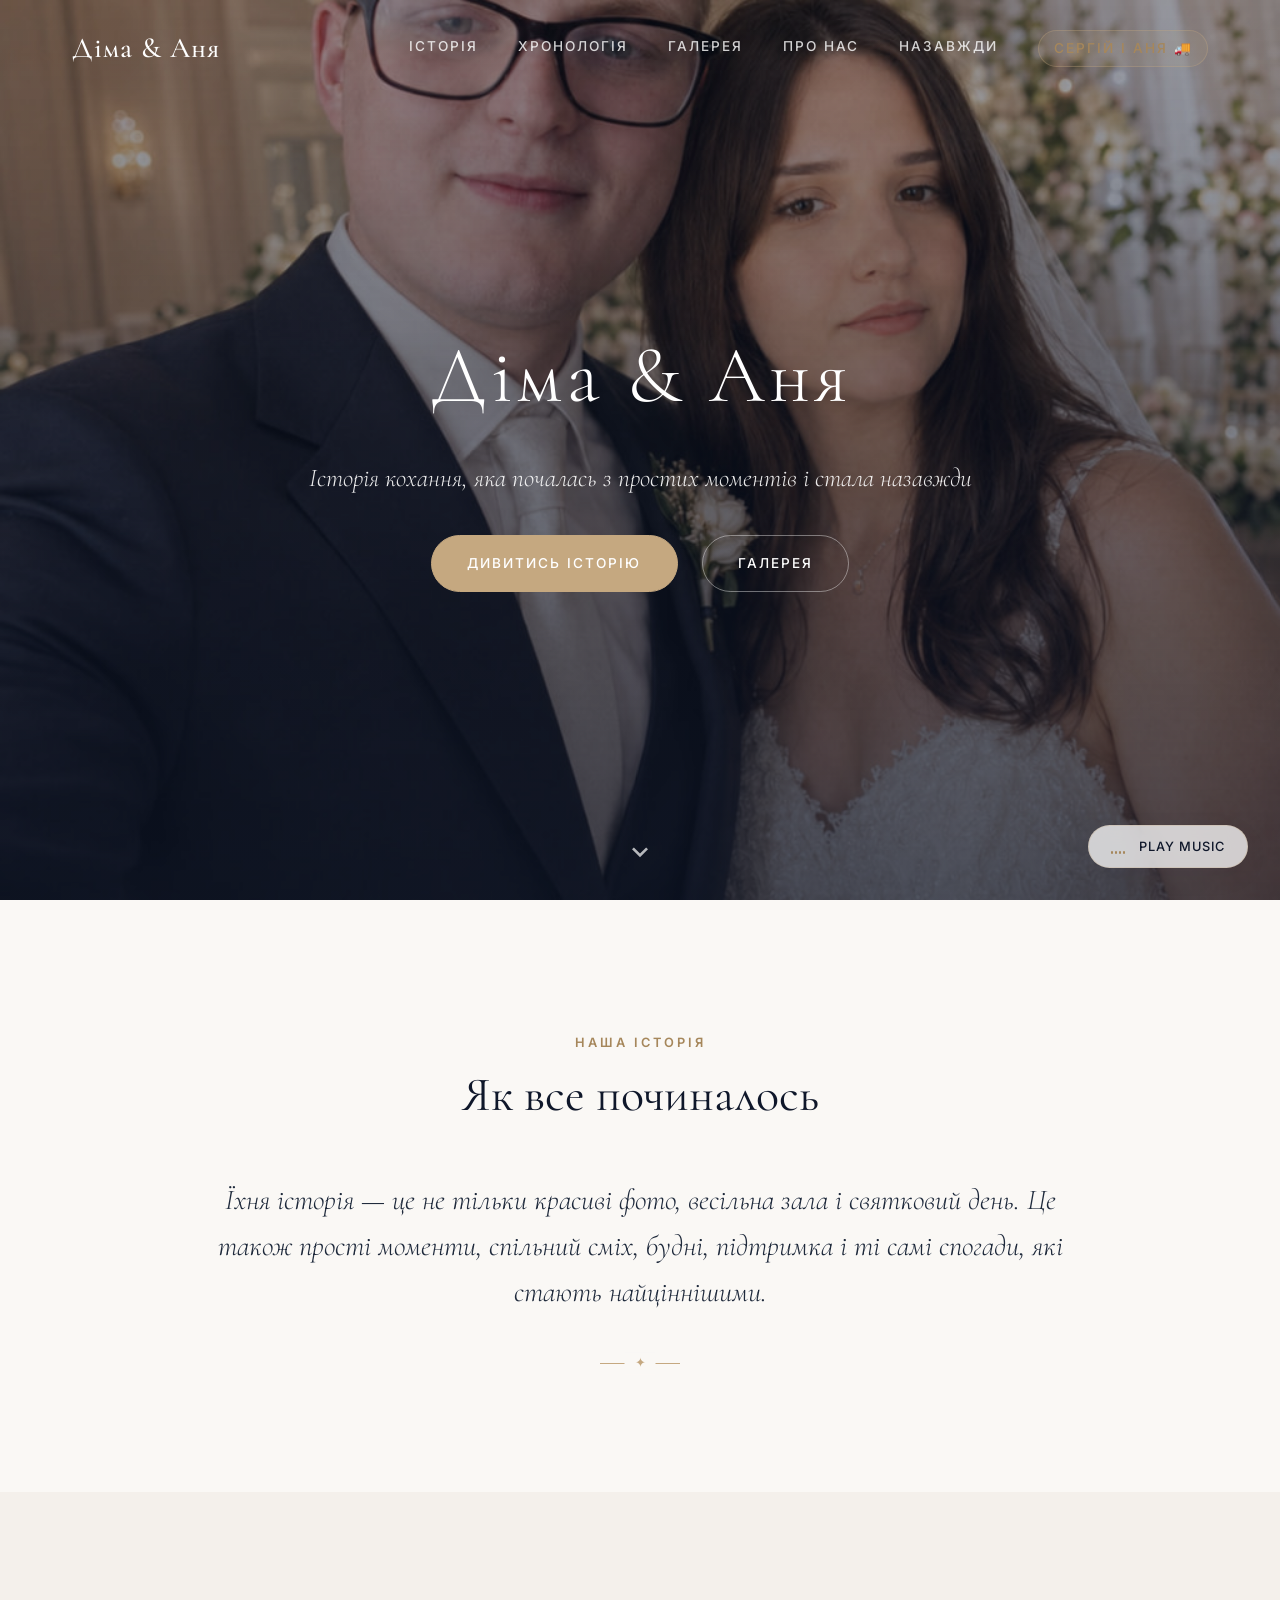
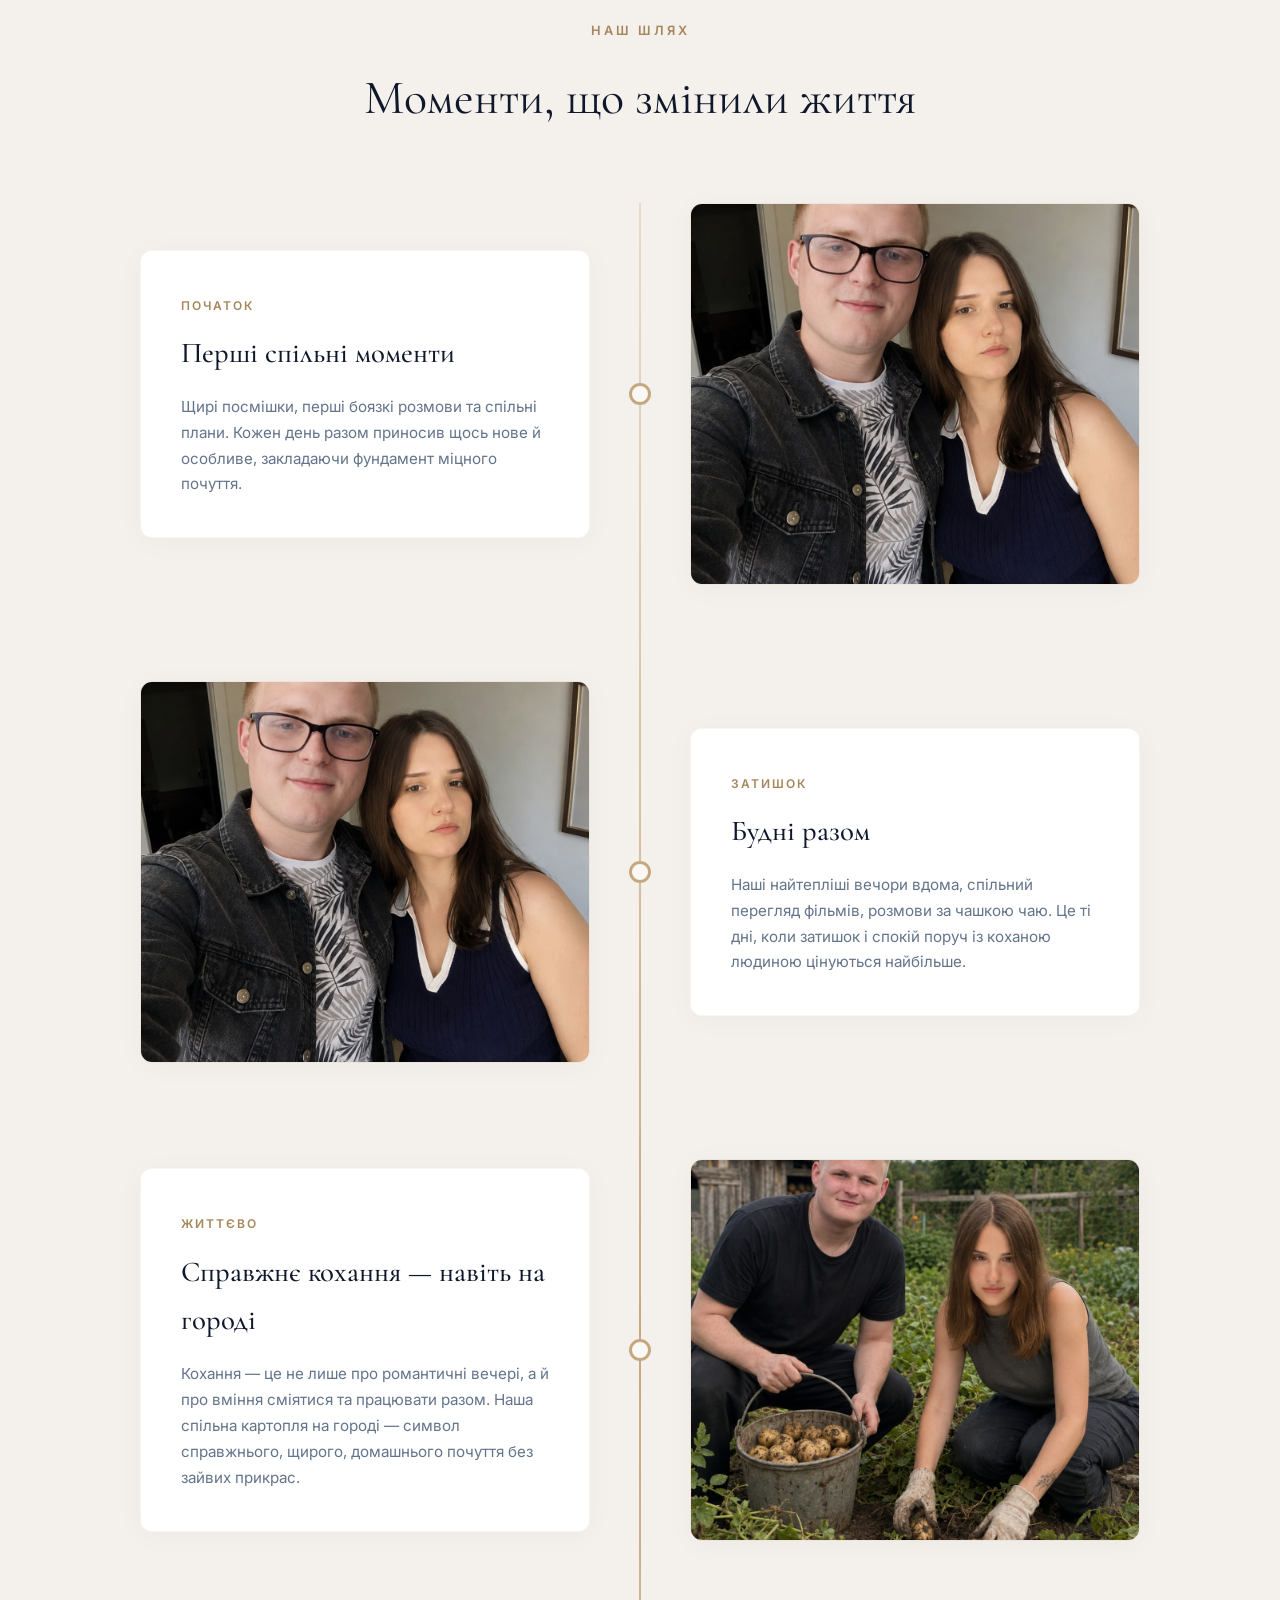
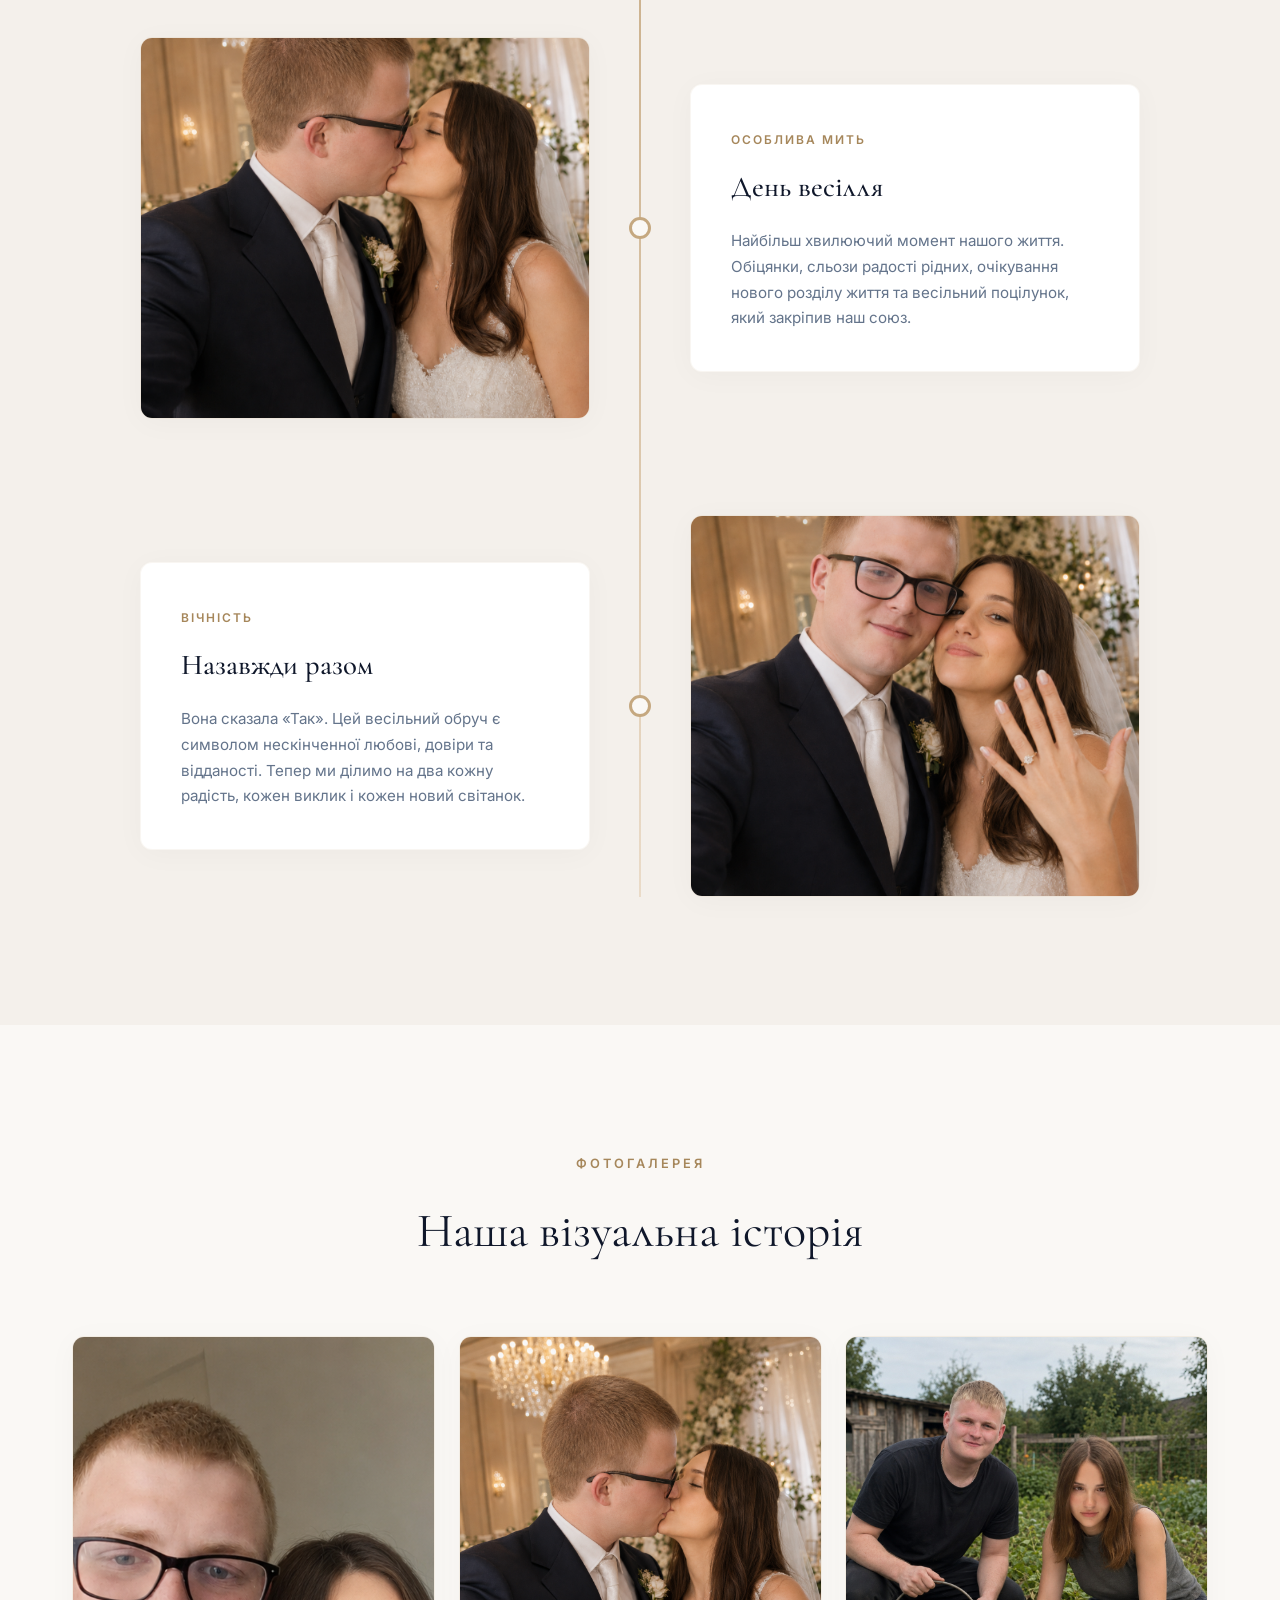
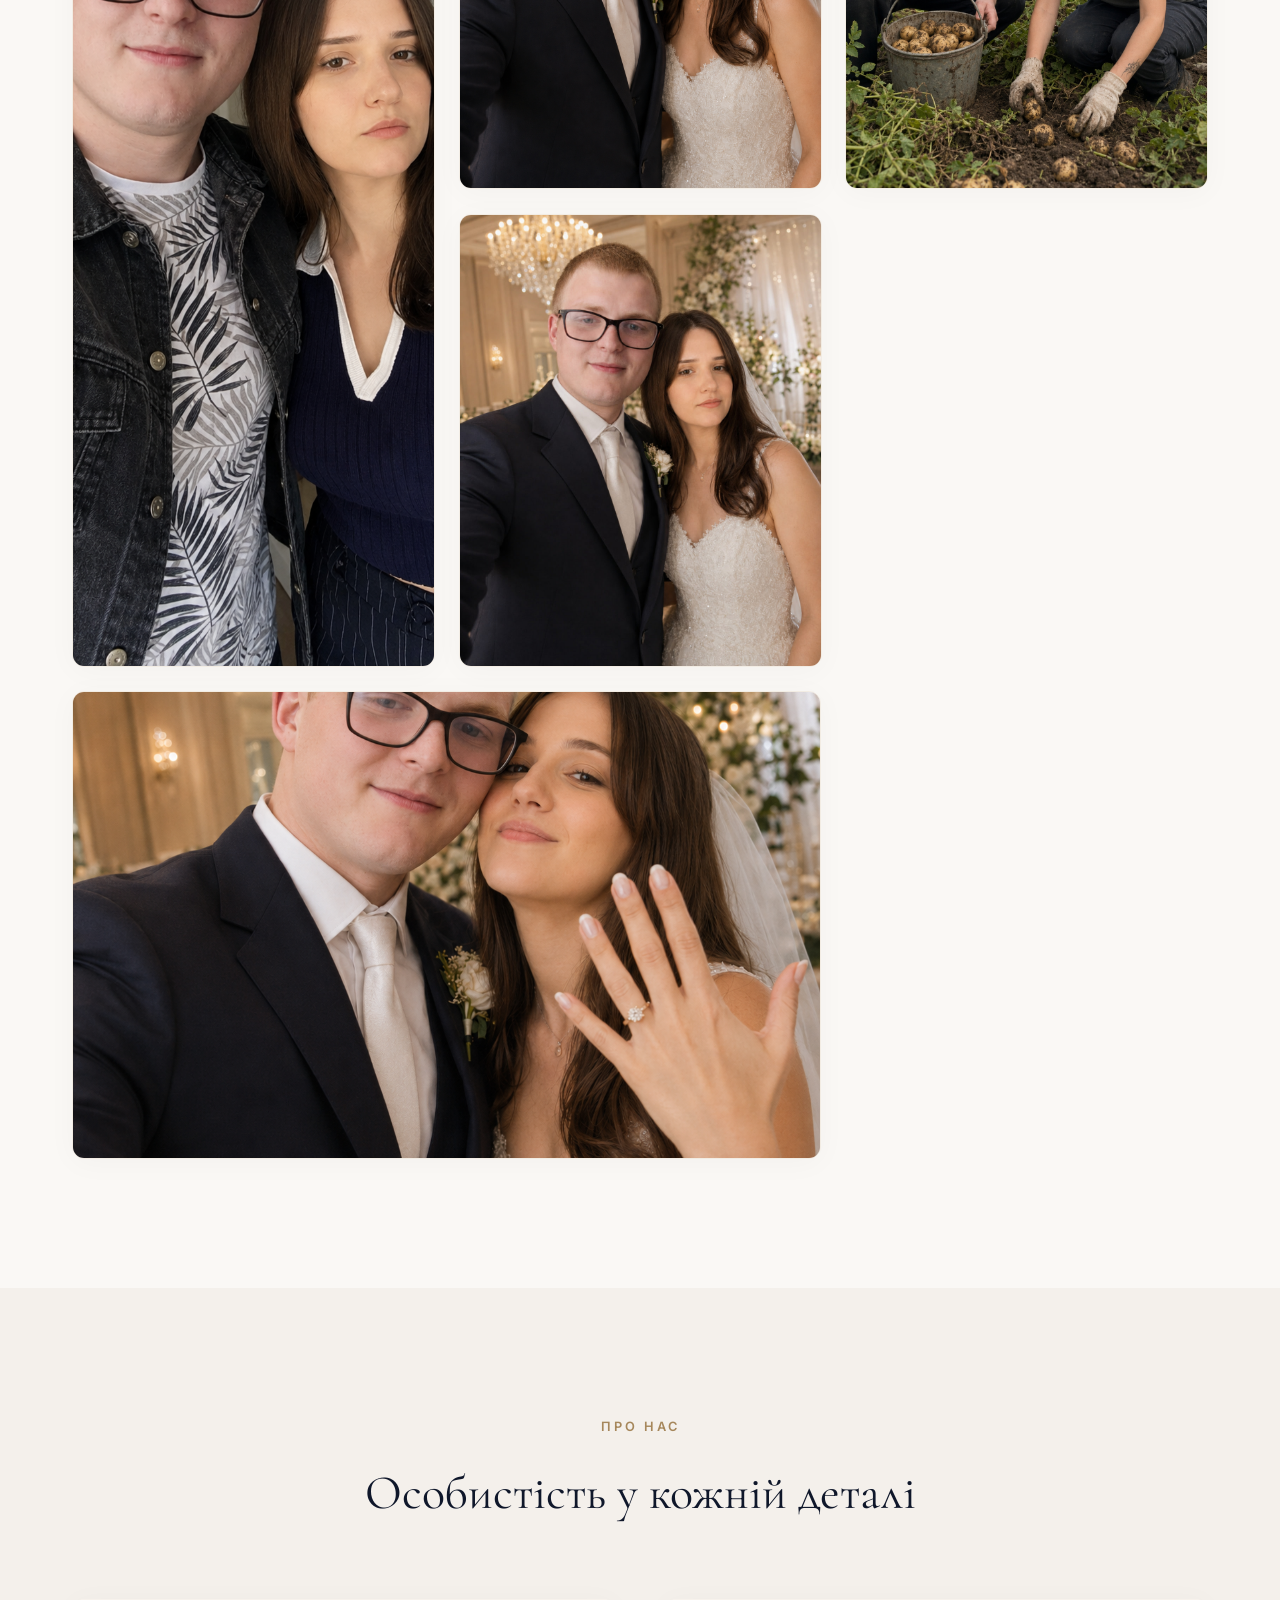
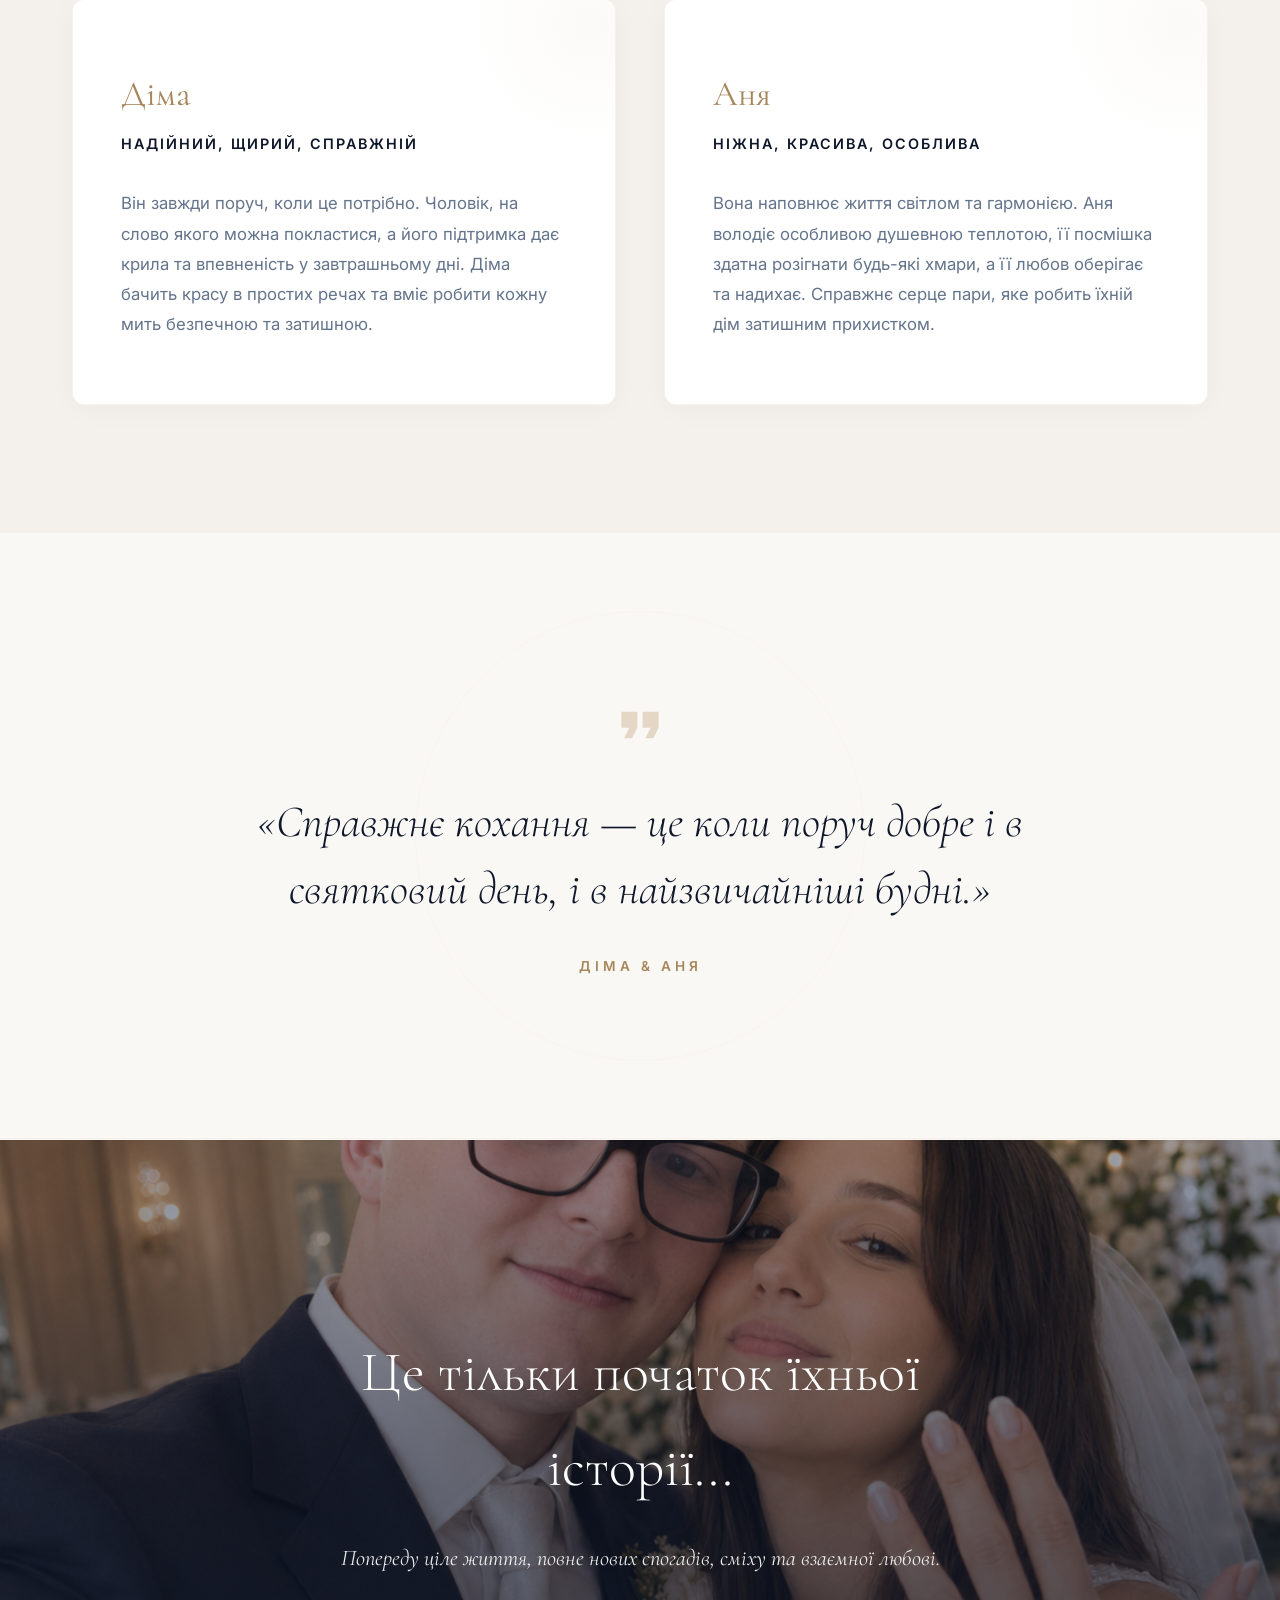
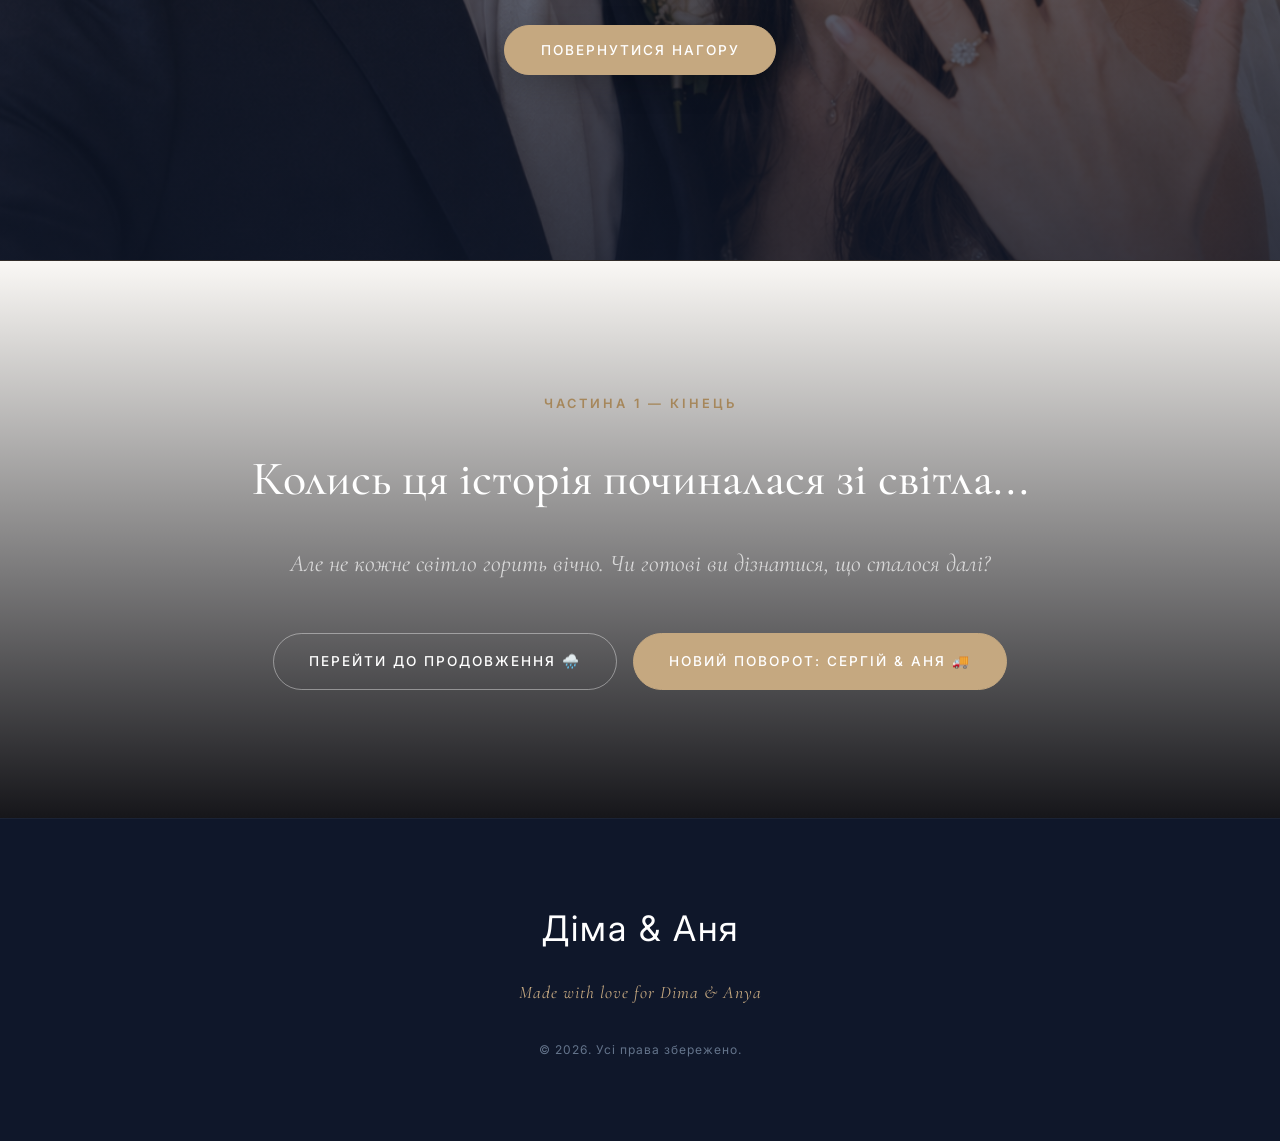
<file: index.html>
<!DOCTYPE html>
<html lang="uk">
<head>
    <meta charset="UTF-8">
    <meta name="viewport" content="width=device-width, initial-scale=1.0">
    <title>Love Story Діми і Ані — Наша Історія</title>
    
    <!-- Meta Descriptions for SEO -->
    <meta name="description" content="Історія кохання Діми та Ані: від простих теплих моментів на городі до незабутнього весільного дня. Наша лавсторі назавжди.">
    <meta name="keywords" content="Діма і Аня, Love Story, Весілля Діма Аня, Історія кохання, Wedding landing page">
    
    <!-- Google Fonts -->
    <link rel="preconnect" href="https://fonts.googleapis.com">
    <link rel="preconnect" href="https://fonts.gstatic.com" crossorigin>
    <link href="https://fonts.googleapis.com/css2?family=Cormorant+Garamond:ital,wght@0,300;0,400;0,500;0,600;0,700;1,400&family=Inter:wght@300;400;500;600;700&display=swap" rel="stylesheet">
    <!-- Google tag (gtag.js) -->
    <script async src="https://www.googletagmanager.com/gtag/js?id=G-45196V0JVG"></script>
    <script>
      window.dataLayer = window.dataLayer || [];
      function gtag(){dataLayer.push(arguments);}
      gtag('js', new Date());

      gtag('config', 'G-45196V0JVG');
    </script>
    
    <!-- Local CSS Link -->
    <link rel="stylesheet" href="style.css">
</head>
<body>

    <!-- Loading Preloader Screen -->
    <div id="preloader" class="preloader">
        <div class="preloader-content">
            <h1 class="preloader-title">Діма & Аня</h1>
            <div class="preloader-divider"></div>
            <p class="preloader-subtitle">Історія нашого кохання...</p>
        </div>
    </div>

    <!-- Background Music Audio Loop -->
    <audio id="bg-music" loop preload="auto">
        <source src="assets/audio/background.mp3" type="audio/mpeg">
    </audio>

    <!-- Floating Audio Control Button -->
    <button id="music-toggle" class="music-toggle-btn" aria-label="Увімкнути музику">
        <span class="music-wave-container">
            <span class="wave-bar"></span>
            <span class="wave-bar"></span>
            <span class="wave-bar"></span>
            <span class="wave-bar"></span>
        </span>
        <span class="music-toggle-text">Play music</span>
    </button>

    <!-- Navigation Header -->
    <header class="main-header" id="navbar">
        <div class="header-container">
            <a href="#" class="nav-logo">Діма & Аня</a>
            
            <nav class="nav-menu" id="nav-menu">
                <a href="#history" class="nav-link">Історія</a>
                <a href="#timeline" class="nav-link">Хронологія</a>
                <a href="#gallery" class="nav-link">Галерея</a>
                <a href="#about" class="nav-link">Про нас</a>
                <a href="#final" class="nav-link">Назавжди</a>
                <a href="serega.html" class="nav-link nav-link-alt" title="Історія Сергія та Ані">Сергій і Аня 🚚</a>
            </nav>
            
            <button class="mobile-menu-toggle" id="menu-toggle" aria-label="Меню">
                <span class="hamburger-line"></span>
                <span class="hamburger-line"></span>
                <span class="hamburger-line"></span>
            </button>
        </div>
    </header>

    <!-- Hero Section -->
    <section class="hero-section" id="hero">
        <div class="hero-parallax-bg" style="background-image: url('assets/images/hero.png');"></div>
        <div class="hero-overlay"></div>
        <div class="hero-content">
            <h1 class="hero-title animate-fade-in-up">Діма & Аня</h1>
            <p class="hero-subtitle animate-delay-1">Історія кохання, яка почалась з простих моментів і стала назавжди</p>
            <div class="hero-buttons animate-delay-2">
                <a href="#history" class="btn btn-primary">Дивитись історію</a>
                <a href="#gallery" class="btn btn-outline">Галерея</a>
            </div>
        </div>
        <a href="#history" class="scroll-down-indicator" aria-label="Читати далі">
            <svg class="scroll-down-arrow" viewBox="0 0 24 24">
                <path d="M7.41,8.58L12,13.17L16.59,8.58L18,10L12,16L6,10L7.41,8.58Z" />
            </svg>
        </a>
    </section>

    <!-- Section: Наша історія -->
    <section class="history-section reveal-on-scroll" id="history">
        <div class="container text-center">
            <span class="section-label">Наша Історія</span>
            <h2 class="section-title">Як все починалось</h2>
            <p class="history-lead-text">
                Їхня історія — це не тільки красиві фото, весільна зала і святковий день. Це також прості моменти, спільний сміх, будні, підтримка і ті самі спогади, які стають найціннішими.
            </p>
            <div class="editorial-divider"></div>
        </div>
    </section>

    <!-- Section: Timeline (Хронологія) -->
    <section class="timeline-section" id="timeline">
        <div class="container">
            <span class="section-label text-center d-block">Наш шлях</span>
            <h2 class="section-title text-center">Моменти, що змінили життя</h2>
            
            <div class="timeline-wrapper">
                <div class="timeline-line"></div>

                <!-- Timeline Item 1 -->
                <div class="timeline-item reveal-on-scroll">
                    <div class="timeline-img-box">
                        <img src="assets/images/home.png" alt="Перші спільні моменти" loading="lazy">
                    </div>
                    <div class="timeline-content-card">
                        <span class="timeline-tag">Початок</span>
                        <h3>Перші спільні моменти</h3>
                        <p>Щирі посмішки, перші боязкі розмови та спільні плани. Кожен день разом приносив щось нове й особливе, закладаючи фундамент міцного почуття.</p>
                    </div>
                </div>

                <!-- Timeline Item 2 -->
                <div class="timeline-item reveal-on-scroll">
                    <div class="timeline-img-box">
                        <img src="assets/images/home.png" alt="Будні разом" loading="lazy">
                    </div>
                    <div class="timeline-content-card">
                        <span class="timeline-tag">Затишок</span>
                        <h3>Будні разом</h3>
                        <p>Наші найтепліші вечори вдома, спільний перегляд фільмів, розмови за чашкою чаю. Це ті дні, коли затишок і спокій поруч із коханою людиною цінуються найбільше.</p>
                    </div>
                </div>

                <!-- Timeline Item 3 -->
                <div class="timeline-item reveal-on-scroll">
                    <div class="timeline-img-box">
                        <img src="assets/images/garden.png" alt="Справжнє кохання на городі" loading="lazy">
                    </div>
                    <div class="timeline-content-card">
                        <span class="timeline-tag">Життєво</span>
                        <h3>Справжнє кохання — навіть на городі</h3>
                        <p>Кохання — це не лише про романтичні вечері, а й про вміння сміятися та працювати разом. Наша спільна картопля на городі — символ справжнього, щирого, домашнього почуття без зайвих прикрас.</p>
                    </div>
                </div>

                <!-- Timeline Item 4 -->
                <div class="timeline-item reveal-on-scroll">
                    <div class="timeline-img-box">
                        <img src="assets/images/kiss.png" alt="День весілля" loading="lazy">
                    </div>
                    <div class="timeline-content-card">
                        <span class="timeline-tag">Особлива мить</span>
                        <h3>День весілля</h3>
                        <p>Найбільш хвилюючий момент нашого життя. Обіцянки, сльози радості рідних, очікування нового розділу життя та весільний поцілунок, який закріпив наш союз.</p>
                    </div>
                </div>

                <!-- Timeline Item 5 -->
                <div class="timeline-item reveal-on-scroll">
                    <div class="timeline-img-box">
                        <img src="assets/images/ring.png" alt="Назавжди разом" loading="lazy">
                    </div>
                    <div class="timeline-content-card">
                        <span class="timeline-tag">Вічність</span>
                        <h3>Назавжди разом</h3>
                        <p>Вона сказала «Так». Цей весільний обруч є символом нескінченної любові, довіри та відданості. Тепер ми ділимо на два кожну радість, кожен виклик і кожен новий світанок.</p>
                    </div>
                </div>

            </div>
        </div>
    </section>

    <!-- Section: Photo Gallery -->
    <section class="gallery-section reveal-on-scroll" id="gallery">
        <div class="container">
            <span class="section-label text-center d-block">Фотогалерея</span>
            <h2 class="section-title text-center">Наша візуальна історія</h2>
            
            <div class="gallery-grid">
                
                <!-- Gallery Item 1 -->
                <div class="gallery-item reveal-on-scroll size-vertical">
                    <img src="assets/images/home.png" alt="Прості моменти" loading="lazy">
                    <div class="gallery-overlay">
                        <div class="gallery-caption">
                            <h3>Прості моменти</h3>
                            <p>Будні нашого кохання</p>
                        </div>
                    </div>
                </div>

                <!-- Gallery Item 2 -->
                <div class="gallery-item reveal-on-scroll">
                    <img src="assets/images/kiss.png" alt="Наш день" loading="lazy">
                    <div class="gallery-overlay">
                        <div class="gallery-caption">
                            <h3>Наш день</h3>
                            <p>Весільний поцілунок</p>
                        </div>
                    </div>
                </div>

                <!-- Gallery Item 3 -->
                <div class="gallery-item reveal-on-scroll">
                    <img src="assets/images/garden.png" alt="Разом" loading="lazy">
                    <div class="gallery-overlay">
                        <div class="gallery-caption">
                            <h3>Разом</h3>
                            <p>Щирість на городі</p>
                        </div>
                    </div>
                </div>

                <!-- Gallery Item 4 -->
                <div class="gallery-item reveal-on-scroll">
                    <img src="assets/images/hero.png" alt="Весільна історія" loading="lazy">
                    <div class="gallery-overlay">
                        <div class="gallery-caption">
                            <h3>Весільна історія</h3>
                            <p>Свято нашого кохання</p>
                        </div>
                    </div>
                </div>

                <!-- Gallery Item 5 -->
                <div class="gallery-item reveal-on-scroll size-large">
                    <img src="assets/images/ring.png" alt="Вона сказала так" loading="lazy">
                    <div class="gallery-overlay">
                        <div class="gallery-caption">
                            <h3>Вона сказала так</h3>
                            <p>Кільце вірності</p>
                        </div>
                    </div>
                </div>

            </div>
        </div>
    </section>

    <!-- Section: Про них (Діма & Аня) -->
    <section class="about-section" id="about">
        <div class="container">
            <span class="section-label text-center d-block">Про нас</span>
            <h2 class="section-title text-center">Особистість у кожній деталі</h2>
            
            <div class="about-cards-grid">
                
                <!-- Dima Card -->
                <div class="about-card reveal-on-scroll">
                    <div class="card-bg-overlay"></div>
                    <div class="card-content">
                        <span class="card-role">Діма</span>
                        <h3 class="card-name">Надійний, щирий, справжній</h3>
                        <p class="card-description">
                            Він завжди поруч, коли це потрібно. Чоловік, на слово якого можна покластися, а його підтримка дає крила та впевненість у завтрашньому дні. Діма бачить красу в простих речах та вміє робити кожну мить безпечною та затишною.
                        </p>
                    </div>
                </div>

                <!-- Anya Card -->
                <div class="about-card reveal-on-scroll">
                    <div class="card-bg-overlay"></div>
                    <div class="card-content">
                        <span class="card-role">Аня</span>
                        <h3 class="card-name">Ніжна, красива, особлива</h3>
                        <p class="card-description">
                            Вона наповнює життя світлом та гармонією. Аня володіє особливою душевною теплотою, її посмішка здатна розігнати будь-які хмари, а її любов оберігає та надихає. Справжнє серце пари, яке робить їхній дім затишним прихистком.
                        </p>
                    </div>
                </div>

            </div>
        </div>
    </section>

    <!-- Section: Love Quote -->
    <section class="quote-section reveal-on-scroll">
        <div class="quote-bg-decor"></div>
        <div class="container text-center">
            <div class="quote-icon">
                <svg viewBox="0 0 24 24">
                    <path d="M14,17H17L19,13V7H13V13H16M6,17H9L11,13V7H5V13H8L6,17Z" />
                </svg>
            </div>
            <blockquote class="love-quote">
                «Справжнє кохання — це коли поруч добре і в святковий день, і в найзвичайніші будні.»
            </blockquote>
            <div class="quote-author">Діма & Аня</div>
        </div>
    </section>

    <!-- Final Section -->
    <section class="final-section reveal-on-scroll" id="final">
        <div class="final-bg" style="background-image: url('assets/images/ring.png');"></div>
        <div class="final-overlay"></div>
        <div class="final-content text-center">
            <h2 class="final-title">Це тільки початок їхньої історії...</h2>
            <p class="final-subtitle">Попереду ціле життя, повне нових спогадів, сміху та взаємної любові.</p>
            <button id="scroll-to-top" class="btn btn-primary btn-round" aria-label="Повернутися нагору">
                Повернутися нагору
            </button>
        </div>
    </section>

    <!-- Transition to Continuation Section -->
    <section class="transition-section reveal-on-scroll">
        <div class="container text-center">
            <span class="transition-tag">Частина 1 — Кінець</span>
            <h2 class="transition-title">Колись ця історія починалася зі світла...</h2>
            <p class="transition-text">Але не кожне світло горить вічно. Чи готові ви дізнатися, що сталося далі?</p>
            <div class="transition-button-wrap" style="display: flex; justify-content: center; gap: 1rem; flex-wrap: wrap;">
                <a href="continuation.html" class="btn btn-dark-transition">Перейти до продовження 🌧️</a>
                <a href="serega.html" class="btn btn-primary">Новий поворот: Сергій & Аня 🚚</a>
            </div>
        </div>
    </section>

    <!-- Footer -->
    <footer class="main-footer">
        <div class="container text-center">
            <p class="footer-logo">Діма & Аня</p>
            <p class="footer-love">Made with love for Dima & Anya</p>
            <p class="footer-copy">&copy; 2026. Усі права збережено.</p>
        </div>
    </footer>

    <!-- Local JS Link -->
    <script src="script.js"></script>
</body>
</html>
</file>
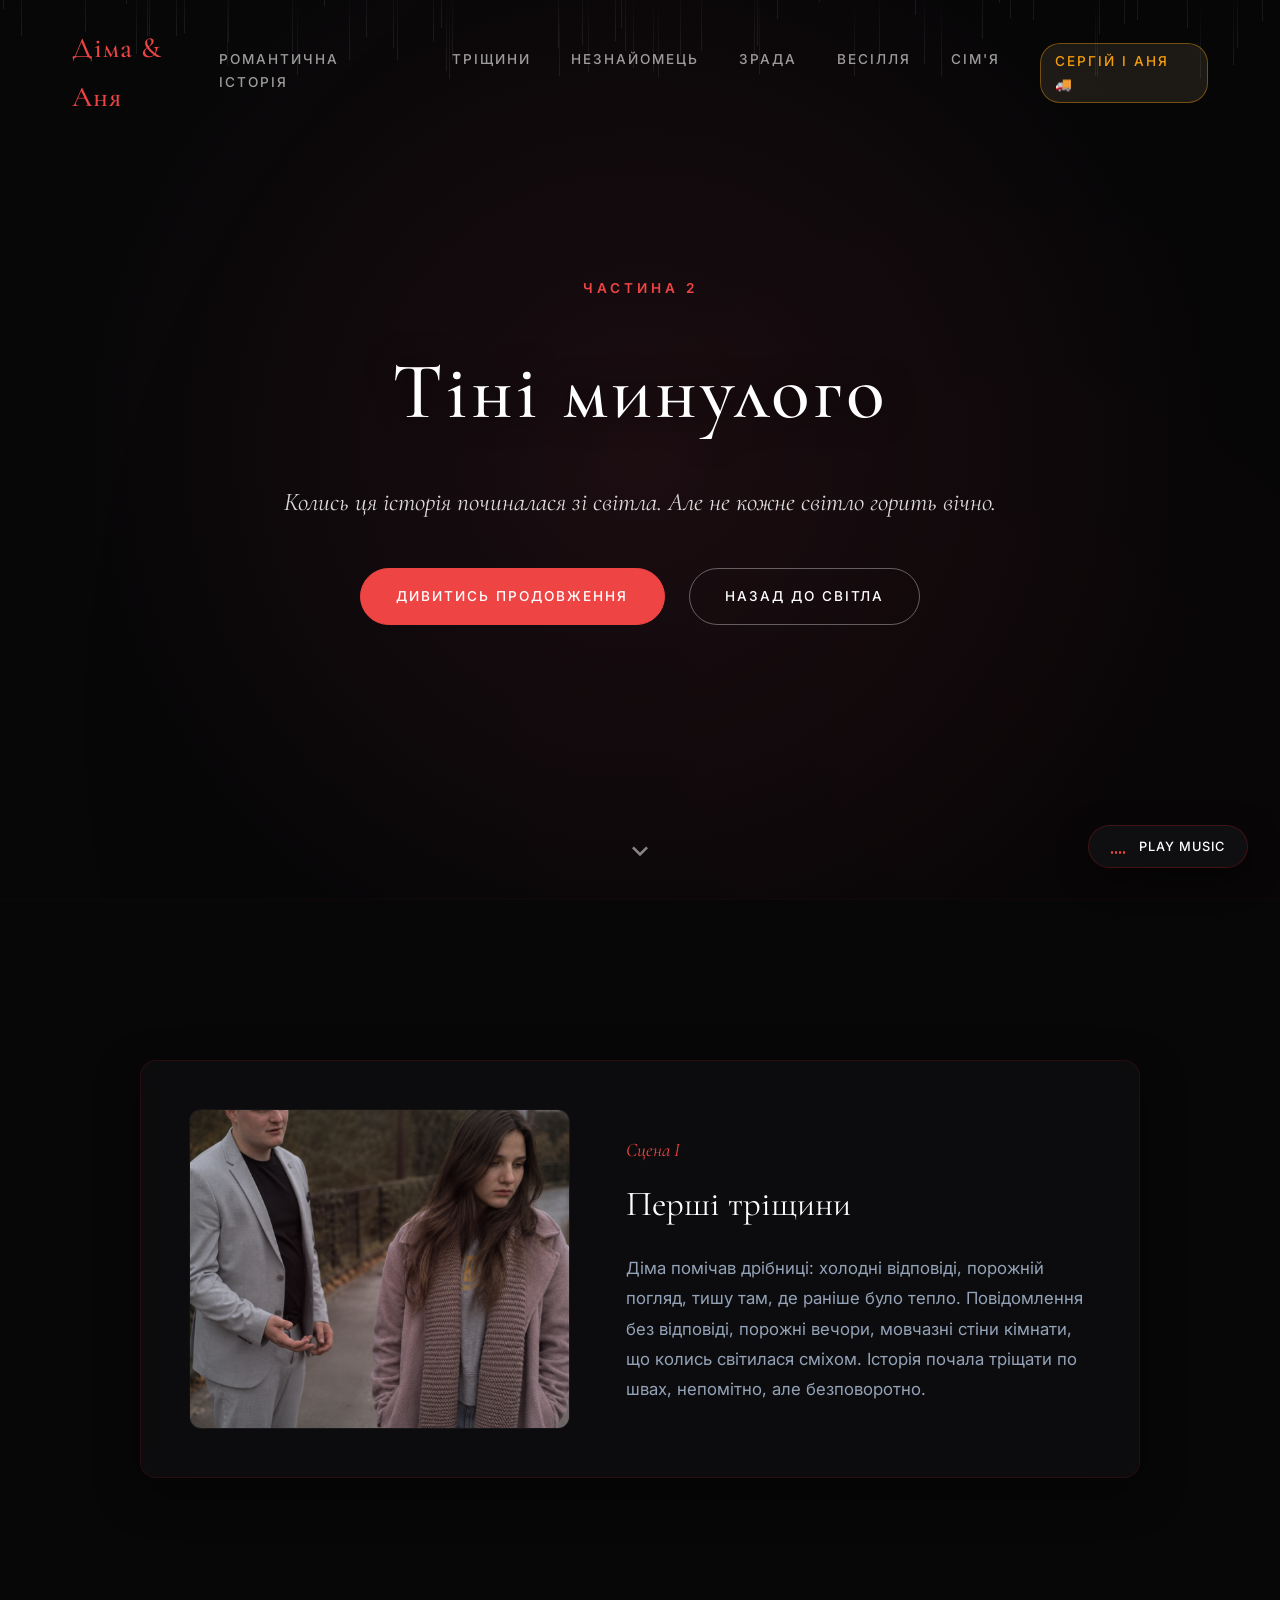
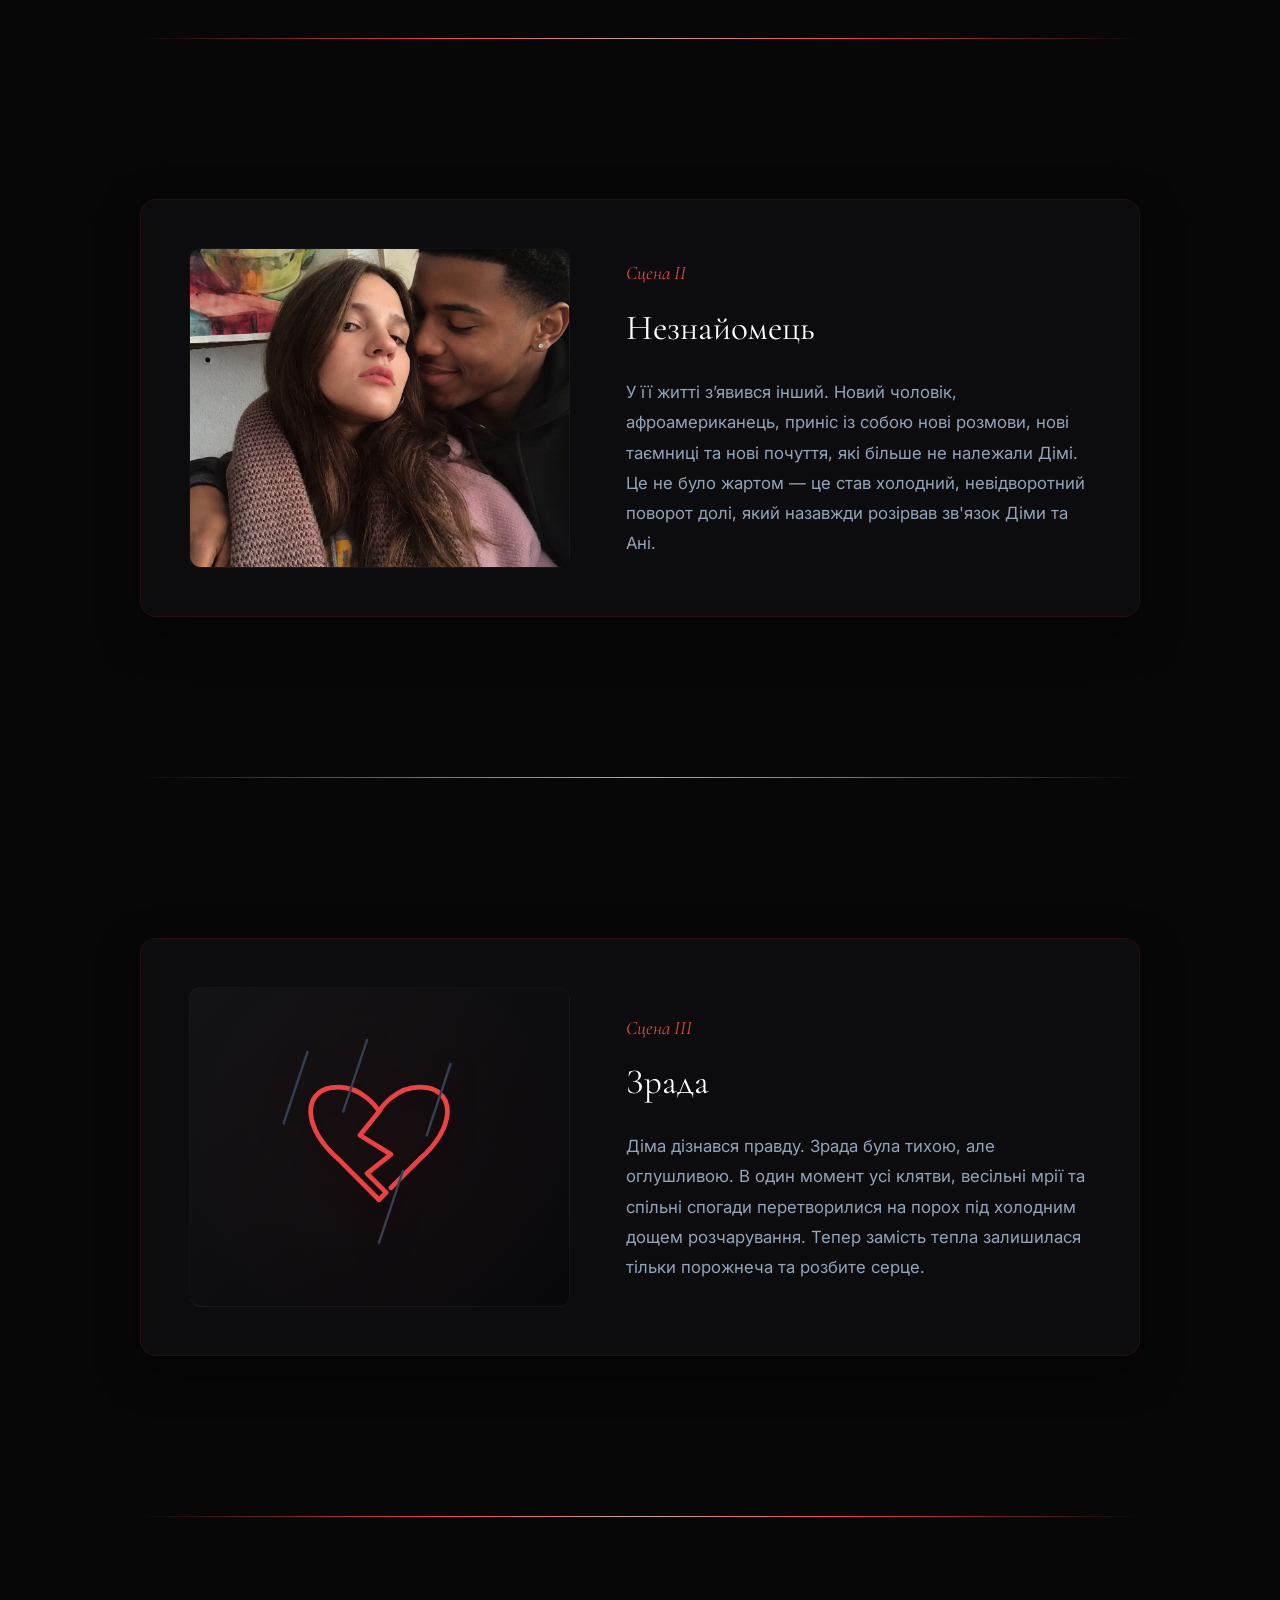
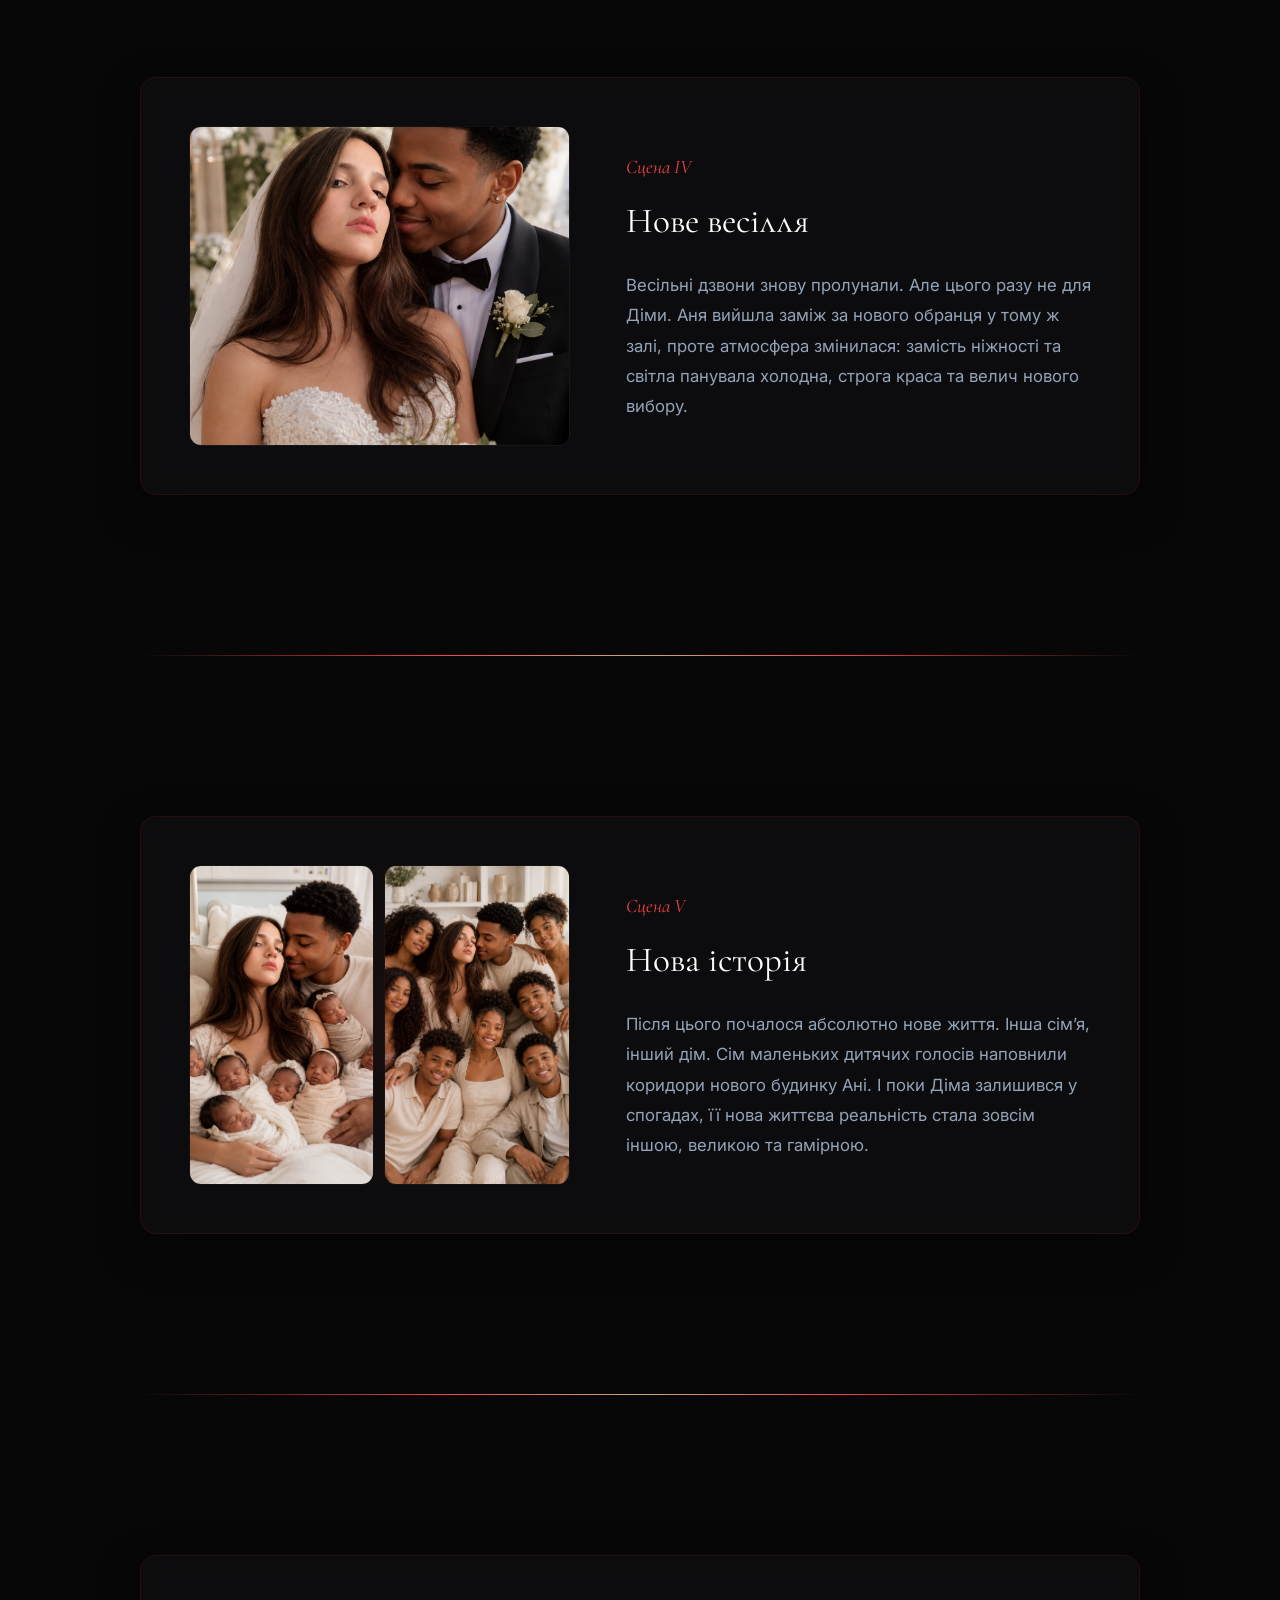
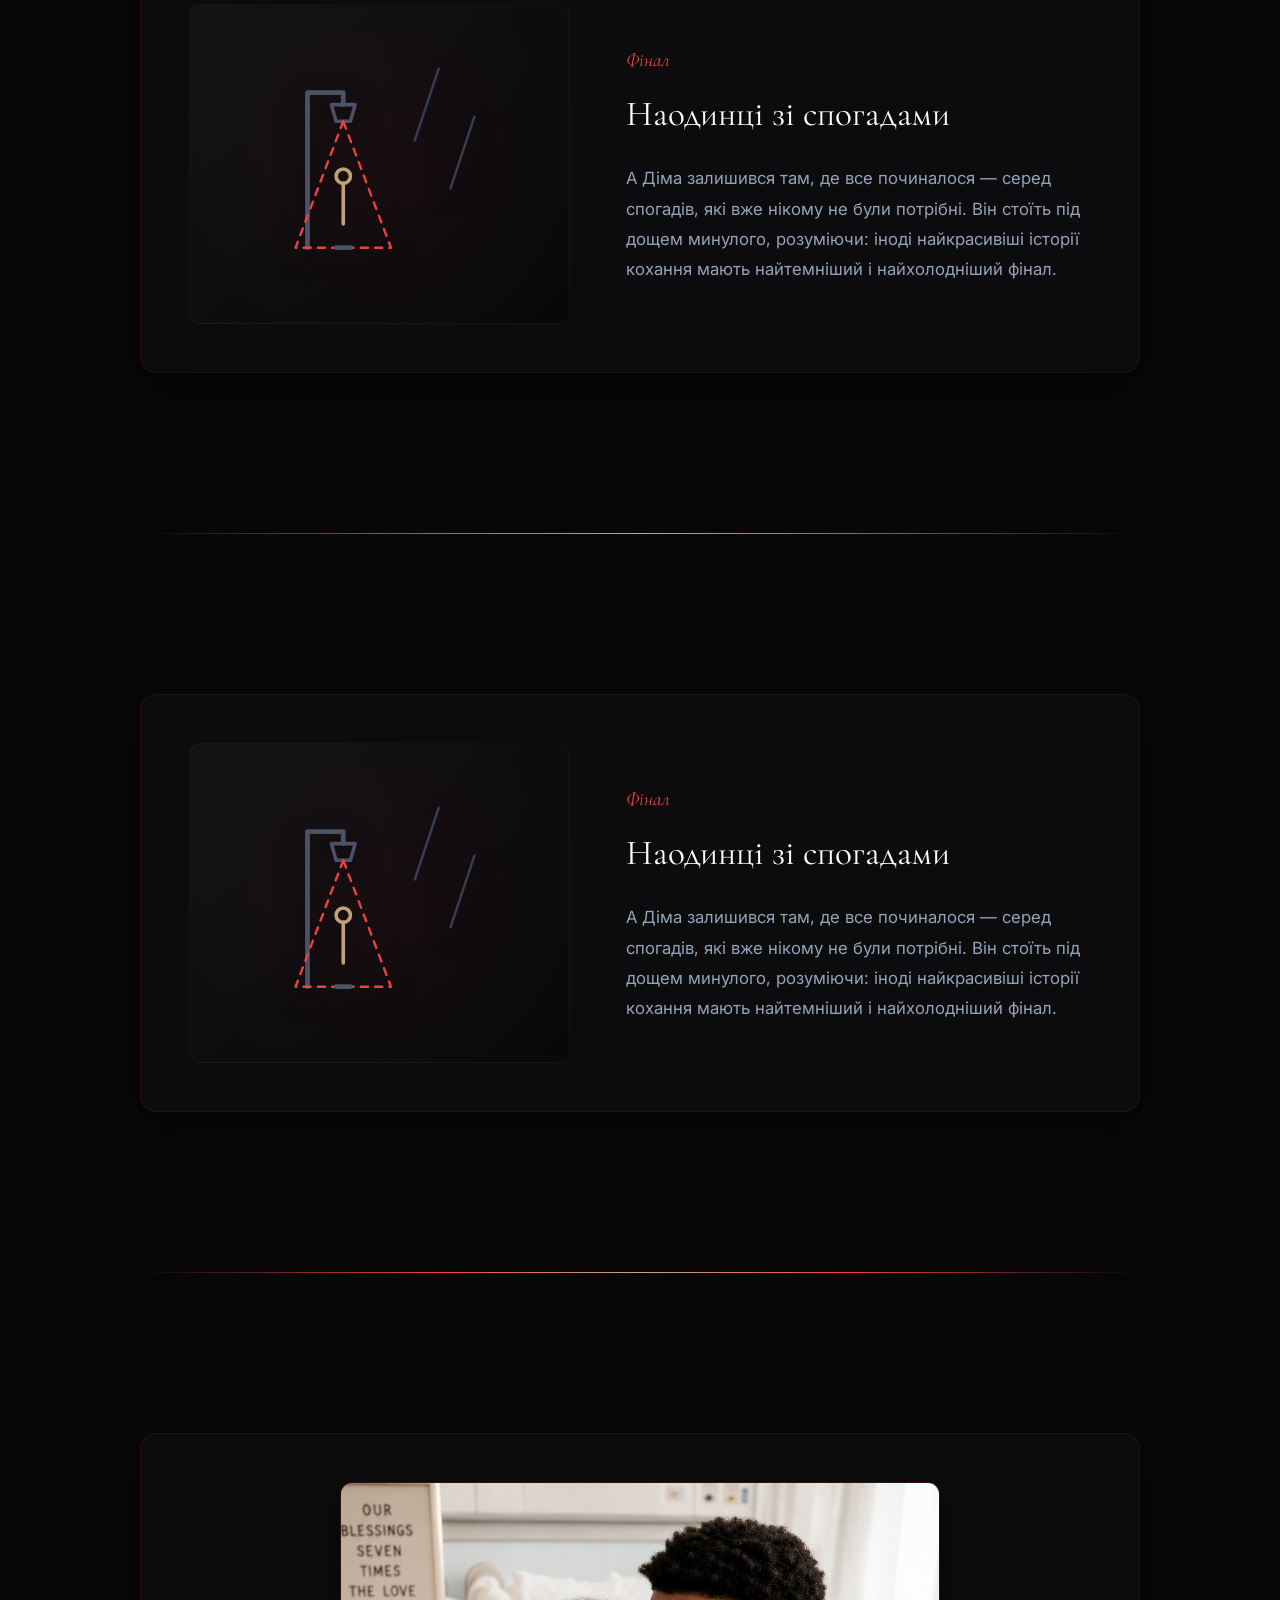
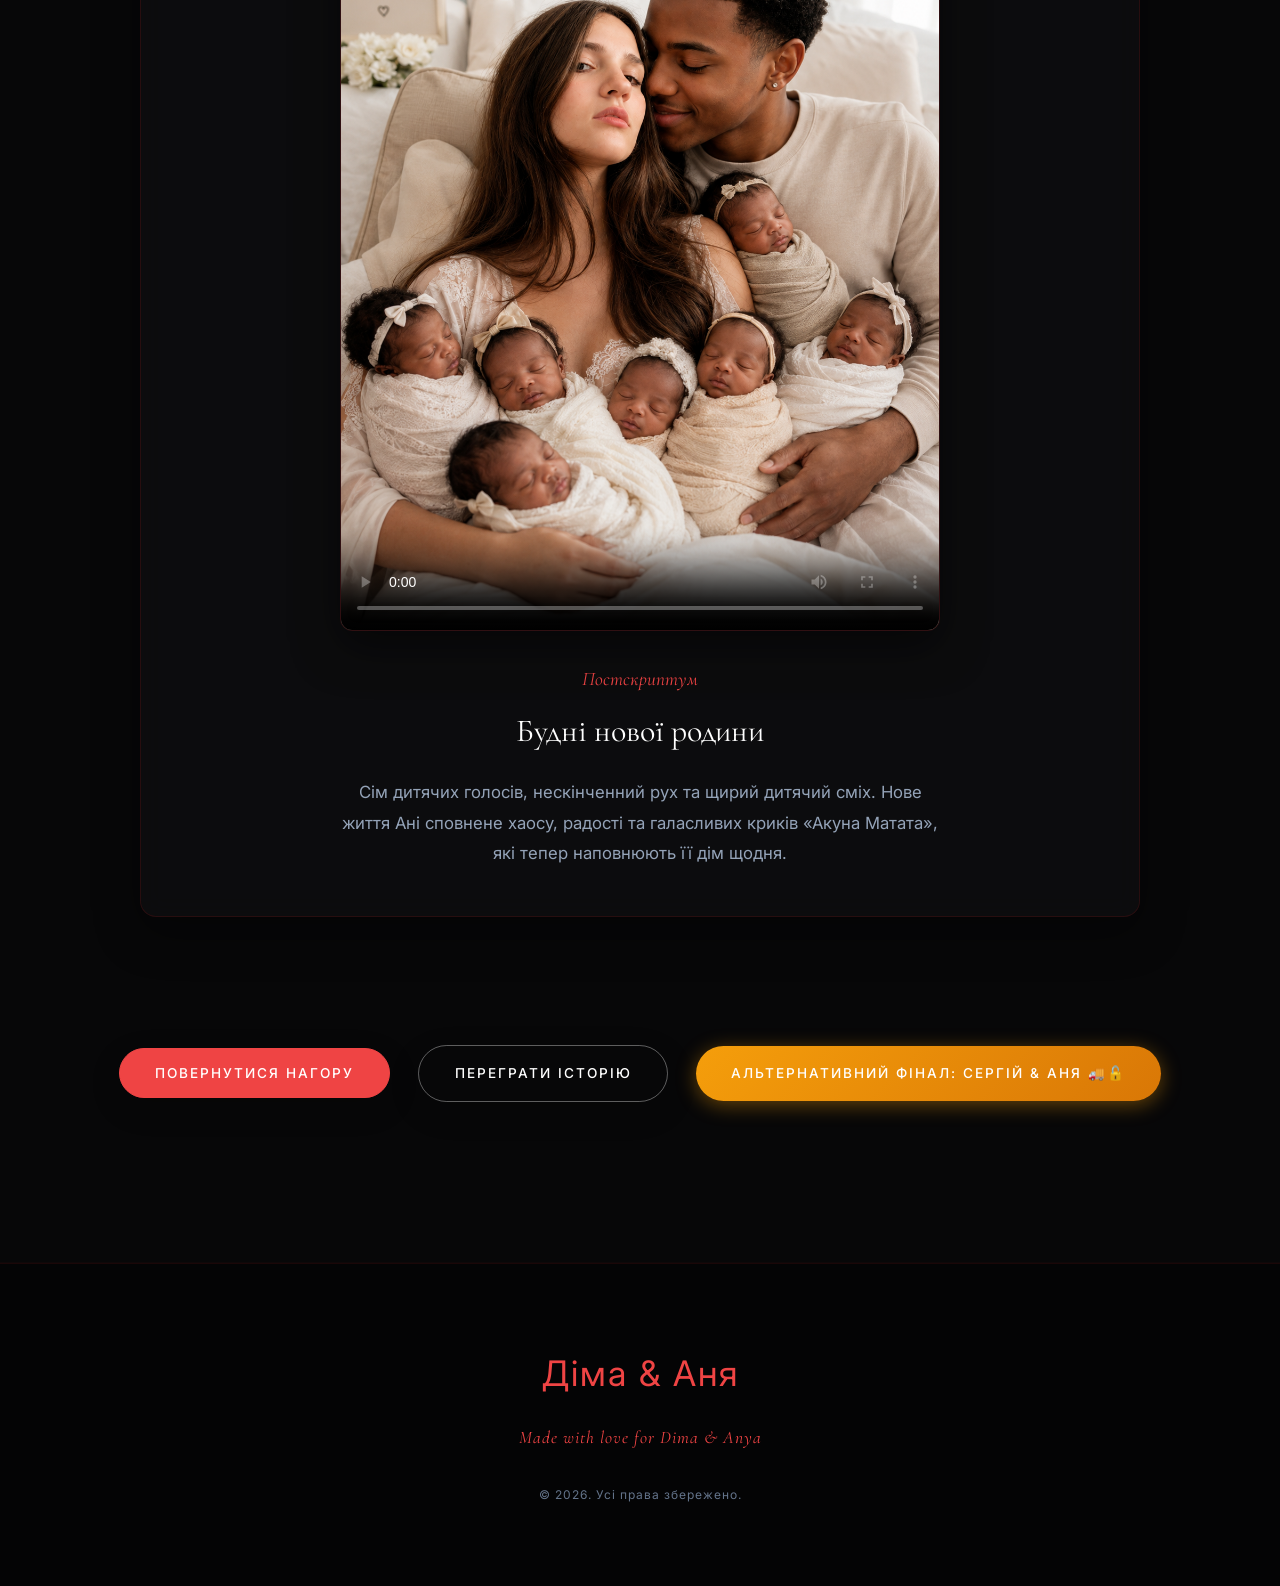
<file: continuation.html>
<!DOCTYPE html>
<html lang="uk">
<head>
    <meta charset="UTF-8">
    <meta name="viewport" content="width=device-width, initial-scale=1.0">
    <title>Діма & Аня — Темне Продовження</title>
    
    <!-- Meta Descriptions for SEO -->
    <meta name="description" content="Драматичне продовження історії Діми та Ані. Коли світло згасає, починається нова глава.">
    <meta name="robots" content="noindex, nofollow">
    
    <!-- Google Fonts -->
    <link rel="preconnect" href="https://fonts.googleapis.com">
    <link rel="preconnect" href="https://fonts.gstatic.com" crossorigin>
    <link href="https://fonts.googleapis.com/css2?family=Cormorant+Garamond:ital,wght@0,300;0,400;0,500;0,600;0,700;1,400&family=Inter:wght@300;400;500;600;700&display=swap" rel="stylesheet">
    
    <!-- Local CSS Link -->
    <link rel="stylesheet" href="style.css">
</head>
<body class="dark-theme">

    <!-- Loading Preloader Screen (Dark Theme) -->
    <div id="preloader" class="preloader" style="background-color: #070708;">
        <div class="preloader-content">
            <h1 class="preloader-title" style="color: #EF4444; text-shadow: 0 0 15px rgba(239, 68, 68, 0.25);">Темне продовження</h1>
            <div class="preloader-divider" style="background-color: #EF4444;"></div>
            <p class="preloader-subtitle" style="color: #94A3B8;">Іноді найкрасивіші історії мають найтемніший фінал...</p>
        </div>
    </div>

    <!-- Rain Overlay container -->
    <div class="rain-overlay" id="rain-overlay"></div>

    <!-- Fog Overlay container -->
    <div class="fog-overlay">
        <div class="fog-cloud"></div>
    </div>

    <!-- Background Music Audio Loop (Shared) -->
    <audio id="bg-music" loop preload="auto">
        <source src="assets/audio/background.mp3" type="audio/mpeg">
    </audio>

    <!-- Floating Audio Control Button -->
    <button id="music-toggle" class="music-toggle-btn" aria-label="Увімкнути музику">
        <span class="music-wave-container">
            <span class="wave-bar"></span>
            <span class="wave-bar"></span>
            <span class="wave-bar"></span>
            <span class="wave-bar"></span>
        </span>
        <span class="music-toggle-text">Play music</span>
    </button>

    <!-- Navigation Header (Dark) -->
    <header class="main-header" id="navbar">
        <div class="header-container">
            <a href="index.html" class="nav-logo" style="color: #EF4444 !important;">Діма & Аня</a>
            
            <nav class="nav-menu" id="nav-menu">
                <a href="index.html" class="nav-link">Романтична історія</a>
                <a href="#fissures" class="nav-link">Тріщини</a>
                <a href="#stranger" class="nav-link">Незнайомець</a>
                <a href="#betrayal" class="nav-link">Зрада</a>
                <a href="#wedding" class="nav-link">Весілля</a>
                <a href="#family" class="nav-link">Сім'я</a>
                <a href="serega.html" class="nav-link nav-link-alt" style="color: #F59E0B !important; border-color: rgba(245, 158, 11, 0.4);">Сергій і Аня 🚚</a>
            </nav>
            
            <button class="mobile-menu-toggle" id="menu-toggle" aria-label="Меню">
                <span class="hamburger-line"></span>
                <span class="hamburger-line"></span>
                <span class="hamburger-line"></span>
            </button>
        </div>
    </header>

    <!-- Dark Hero Section -->
    <section class="dark-hero" id="hero">
        <div class="dark-hero-content">
            <span class="dark-hero-tag animate-fade-in-up">Частина 2</span>
            <h1 class="dark-hero-title animate-delay-1">Тіні минулого</h1>
            <p class="dark-hero-subtitle animate-delay-2">Колись ця історія починалася зі світла. Але не кожне світло горить вічно.</p>
            <div class="hero-buttons animate-delay-2">
                <a href="#fissures" class="btn btn-dark-primary">Дивитись продовження</a>
                <a href="index.html" class="btn btn-dark-outline">Назад до світла</a>
            </div>
        </div>
        <a href="#fissures" class="scroll-down-indicator" aria-label="Читати далі">
            <svg class="dark-scroll-down-arrow" viewBox="0 0 24 24">
                <path d="M7.41,8.58L12,13.17L16.59,8.58L18,10L12,16L6,10L7.41,8.58Z" />
            </svg>
        </a>
    </section>

    <!-- Dark Continuation Timeline -->
    <section class="dark-timeline-section" style="padding: 6rem 0 10rem 0;">
        <div class="container">
            
            <div class="dark-timeline-wrapper">

                <!-- Scene 1: Перші тріщини -->
                <div class="dark-scene-card reveal-on-scroll" id="fissures">
                    <div class="dark-scene-media">
                        <img src="assets/images/fissures.png" alt="Перші тріщини" loading="lazy">
                    </div>
                    <div class="dark-scene-info">
                        <span class="dark-scene-num">Сцена I</span>
                        <h2 class="dark-scene-title">Перші тріщини</h2>
                        <p class="dark-scene-text">
                            Діма помічав дрібниці: холодні відповіді, порожній погляд, тишу там, де раніше було тепло. Повідомлення без відповіді, порожні вечори, мовчазні стіни кімнати, що колись світилася сміхом. Історія почала тріщати по швах, непомітно, але безповоротно.
                        </p>
                    </div>
                </div>

                <div class="red-gold-accent"></div>

                <!-- Scene 2: Незнайомець -->
                <div class="dark-scene-card reveal-on-scroll" id="stranger">
                    <div class="dark-scene-media">
                        <img src="assets/images/stranger.png" alt="Незнайомець" loading="lazy">
                    </div>
                    <div class="dark-scene-info">
                        <span class="dark-scene-num">Сцена II</span>
                        <h2 class="dark-scene-title">Незнайомець</h2>
                        <p class="dark-scene-text">
                            У її житті з’явився інший. Новий чоловік, афроамериканець, приніс із собою нові розмови, нові таємниці та нові почуття, які більше не належали Дімі. Це не було жартом — це став холодний, невідворотний поворот долі, який назавжди розірвав зв'язок Діми та Ані.
                        </p>
                    </div>
                </div>

                <div class="red-gold-accent"></div>

                <!-- Scene 3: Зрада -->
                <div class="dark-scene-card reveal-on-scroll" id="betrayal">
                    <div class="dark-scene-media">
                        <!-- Line-art Vector: Shattered heart geometry in rain -->
                        <svg viewBox="0 0 100 100" class="silhouette-svg">
                            <!-- Shattered Heart Path -->
                            <path d="M 50 35 C 50 35, 43 23, 30 25 C 18 27, 18 42, 33 55 L 50 72 L 53 69 L 45 61 L 55 53 L 42 45 L 50 35 Z" stroke="#EF4444" stroke-width="2"/>
                            <path d="M 50 35 C 50 35, 57 23, 70 25 C 82 27, 82 42, 67 55 L 55 67" stroke="#EF4444" stroke-width="2"/>
                            <!-- Rain drops cutting through heart -->
                            <line x1="20" y1="10" x2="10" y2="40" stroke="#334155" stroke-width="1"/>
                            <line x1="45" y1="5" x2="35" y2="35" stroke="#334155" stroke-width="1"/>
                            <line x1="80" y1="15" x2="70" y2="45" stroke="#334155" stroke-width="1"/>
                            <line x1="60" y1="60" x2="50" y2="90" stroke="#334155" stroke-width="1"/>
                        </svg>
                    </div>
                    <div class="dark-scene-info">
                        <span class="dark-scene-num">Сцена III</span>
                        <h2 class="dark-scene-title">Зрада</h2>
                        <p class="dark-scene-text">
                            Діма дізнався правду. Зрада була тихою, але оглушливою. В один момент усі клятви, весільні мрії та спільні спогади перетворилися на порох під холодним дощем розчарування. Тепер замість тепла залишилася тільки порожнеча та розбите серце.
                        </p>
                    </div>
                </div>

                <div class="red-gold-accent"></div>

                <!-- Scene 4: Нове весілля -->
                <div class="dark-scene-card reveal-on-scroll" id="wedding">
                    <div class="dark-scene-media">
                        <img src="assets/images/dark_wedding.png" alt="Нове весілля" loading="lazy">
                    </div>
                    <div class="dark-scene-info">
                        <span class="dark-scene-num">Сцена IV</span>
                        <h2 class="dark-scene-title">Нове весілля</h2>
                        <p class="dark-scene-text">
                            Весільні дзвони знову пролунали. Але цього разу не для Діми. Аня вийшла заміж за нового обранця у тому ж залі, проте атмосфера змінилася: замість ніжності та світла панувала холодна, строга краса та велич нового вибору.
                        </p>
                    </div>
                </div>

                <div class="red-gold-accent"></div>

                <!-- Scene 5: Сім дітей -->
                <div class="dark-scene-card reveal-on-scroll" id="family">
                    <div class="dark-scene-media" style="gap: 10px; background: transparent; border: none; box-shadow: none;">
                        <div style="width: 50%; height: 100%; overflow: hidden; border-radius: 12px; border: 1px solid rgba(255,255,255,0.03);">
                            <img src="assets/images/seven_babies.png" alt="Сім немовлят" loading="lazy" style="width: 100%; height: 100%; object-fit: cover;">
                        </div>
                        <div style="width: 50%; height: 100%; overflow: hidden; border-radius: 12px; border: 1px solid rgba(255,255,255,0.03);">
                            <img src="assets/images/seven_kids.png" alt="Сім дітей" loading="lazy" style="width: 100%; height: 100%; object-fit: cover;">
                        </div>
                    </div>
                    <div class="dark-scene-info">
                        <span class="dark-scene-num">Сцена V</span>
                        <h2 class="dark-scene-title">Нова історія</h2>
                        <p class="dark-scene-text">
                            Після цього почалося абсолютно нове життя. Інша сім’я, інший дім. Сім маленьких дитячих голосів наповнили коридори нового будинку Ані. І поки Діма залишився у спогадах, її нова життєва реальність стала зовсім іншою, великою та гамірною.
                        </p>
                    </div>
                </div>

                <div class="red-gold-accent"></div>

                <!-- Scene 6: Діма після всього -->
                <div class="dark-scene-card reveal-on-scroll" id="dima-alone">
                    <div class="dark-scene-media">
                        <!-- Line-art Vector: Lone figure under a lamp light in rain -->
                        <svg viewBox="0 0 100 100" class="silhouette-svg">
                            <!-- Lamp outline -->
                            <path d="M 20 85 L 20 20 L 35 20 M 35 20 L 35 25" stroke="#475569" stroke-width="2"/>
                            <polygon points="30,25 40,25 38,32 32,32" stroke="#475569" stroke-width="1.5"/>
                            <!-- Light cone -->
                            <polygon points="35,32 15,85 55,85" fill="none" stroke="#EF4444" stroke-dasharray="3,3" stroke-width="1"/>
                            <!-- Silhouette of single figure standing -->
                            <circle cx="35" cy="55" r="3" stroke="#C5A880" stroke-width="1.5"/>
                            <line x1="35" y1="58" x2="35" y2="75" stroke="#C5A880" stroke-width="1.5"/>
                            <line x1="32" y1="85" x2="38" y2="85" stroke="#475569" stroke-width="2"/>
                            <!-- Rain lines -->
                            <line x1="75" y1="10" x2="65" y2="40" stroke="#334155" stroke-width="1"/>
                            <line x1="90" y1="30" x2="80" y2="60" stroke="#334155" stroke-width="1"/>
                        </svg>
                    </div>
                    <div class="dark-scene-info">
                        <span class="dark-scene-num">Фінал</span>
                        <h2 class="dark-scene-title">Наодинці зі спогадами</h2>
                        <p class="dark-scene-text">
                            А Діма залишився там, де все починалося — серед спогадів, які вже нікому не були потрібні. Він стоїть під дощем минулого, розуміючи: іноді найкрасивіші історії кохання мають найтемніший і найхолодніший фінал.
                        </p>
                    </div>
                </div>

                <div class="red-gold-accent"></div>

                <!-- Scene 6: Діма після всього -->
                <div class="dark-scene-card reveal-on-scroll" id="dima-alone">
                    <div class="dark-scene-media">
                        <!-- Line-art Vector: Lone figure under a lamp light in rain -->
                        <svg viewBox="0 0 100 100" class="silhouette-svg">
                            <!-- Lamp outline -->
                            <path d="M 20 85 L 20 20 L 35 20 M 35 20 L 35 25" stroke="#475569" stroke-width="2"/>
                            <polygon points="30,25 40,25 38,32 32,32" stroke="#475569" stroke-width="1.5"/>
                            <!-- Light cone -->
                            <polygon points="35,32 15,85 55,85" fill="none" stroke="#EF4444" stroke-dasharray="3,3" stroke-width="1"/>
                            <!-- Silhouette of single figure standing -->
                            <circle cx="35" cy="55" r="3" stroke="#C5A880" stroke-width="1.5"/>
                            <line x1="35" y1="58" x2="35" y2="75" stroke="#C5A880" stroke-width="1.5"/>
                            <line x1="32" y1="85" x2="38" y2="85" stroke="#475569" stroke-width="2"/>
                            <!-- Rain lines -->
                            <line x1="75" y1="10" x2="65" y2="40" stroke="#334155" stroke-width="1"/>
                            <line x1="90" y1="30" x2="80" y2="60" stroke="#334155" stroke-width="1"/>
                        </svg>
                    </div>
                    <div class="dark-scene-info">
                        <span class="dark-scene-num">Фінал</span>
                        <h2 class="dark-scene-title">Наодинці зі спогадами</h2>
                        <p class="dark-scene-text">
                            А Діма залишився там, де все починалося — серед спогадів, які вже нікому не були потрібні. Він стоїть під дощем минулого, розуміючи: іноді найкрасивіші історії кохання мають найтемніший і найхолодніший фінал.
                        </p>
                    </div>
                </div>

                <div class="red-gold-accent"></div>

                <!-- Video Section: Будні нової родини -->
                <div class="dark-scene-card reveal-on-scroll" style="flex-direction: column; align-items: center; gap: 2rem;">
                    <div class="video-container" style="width: 100%; max-width: 600px; border-radius: 12px; overflow: hidden; border: 1px solid rgba(155, 28, 28, 0.25); box-shadow: 0 15px 45px rgba(0,0,0,0.5); position: relative; z-index: 10;">
                        <video controls width="100%" preload="metadata" poster="assets/images/seven_babies.png" style="display: block; width: 100%;">
                            <source src="assets/video/grok-video-d424734e-3245-4dfd-a670-1b263ec7ccfd.mp4" type="video/mp4">
                            Ваш браузер не підтримує відтворення відео.
                        </video>
                    </div>
                    <div class="video-info text-center" style="max-width: 600px;">
                        <span class="dark-scene-num">Постскриптум</span>
                        <h3 class="dark-scene-title" style="font-size: 2rem;">Будні нової родини</h3>
                        <p class="dark-scene-text">
                            Сім дитячих голосів, нескінченний рух та щирий дитячий сміх. Нове життя Ані сповнене хаосу, радості та галасливих криків «Акуна Матата», які тепер наповнюють її дім щодня.
                        </p>
                    </div>
                </div>

            </div>

            <!-- Dark CTA Actions -->
            <div class="text-center" style="margin-top: 8rem;">
                <button id="scroll-to-top" class="btn btn-dark-primary btn-round" style="margin-right: 1.5rem;" aria-label="Повернутися нагору">
                    Повернутися нагору
                </button>
                <a href="index.html" class="btn btn-dark-outline btn-round" style="margin-right: 1.5rem;">Переграти історію</a>
                <a href="serega.html" class="btn btn-primary btn-round" style="background: linear-gradient(135deg, #F59E0B, #D97706); border: none; color: #fff; box-shadow: 0 4px 20px rgba(245, 158, 11, 0.4);">Альтернативний фінал: Сергій & Аня 🚚🔓</a>
            </div>

        </div>
    </section>

    <!-- Footer (Dark) -->
    <footer class="main-footer">
        <div class="container text-center">
            <p class="footer-logo" style="color: #EF4444 !important;">Діма & Аня</p>
            <p class="footer-love">Made with love for Dima & Anya</p>
            <p class="footer-copy">&copy; 2026. Усі права збережено.</p>
        </div>
    </footer>

    <!-- Local JS Link -->
    <script src="script.js"></script>
</body>
</html>
</file>
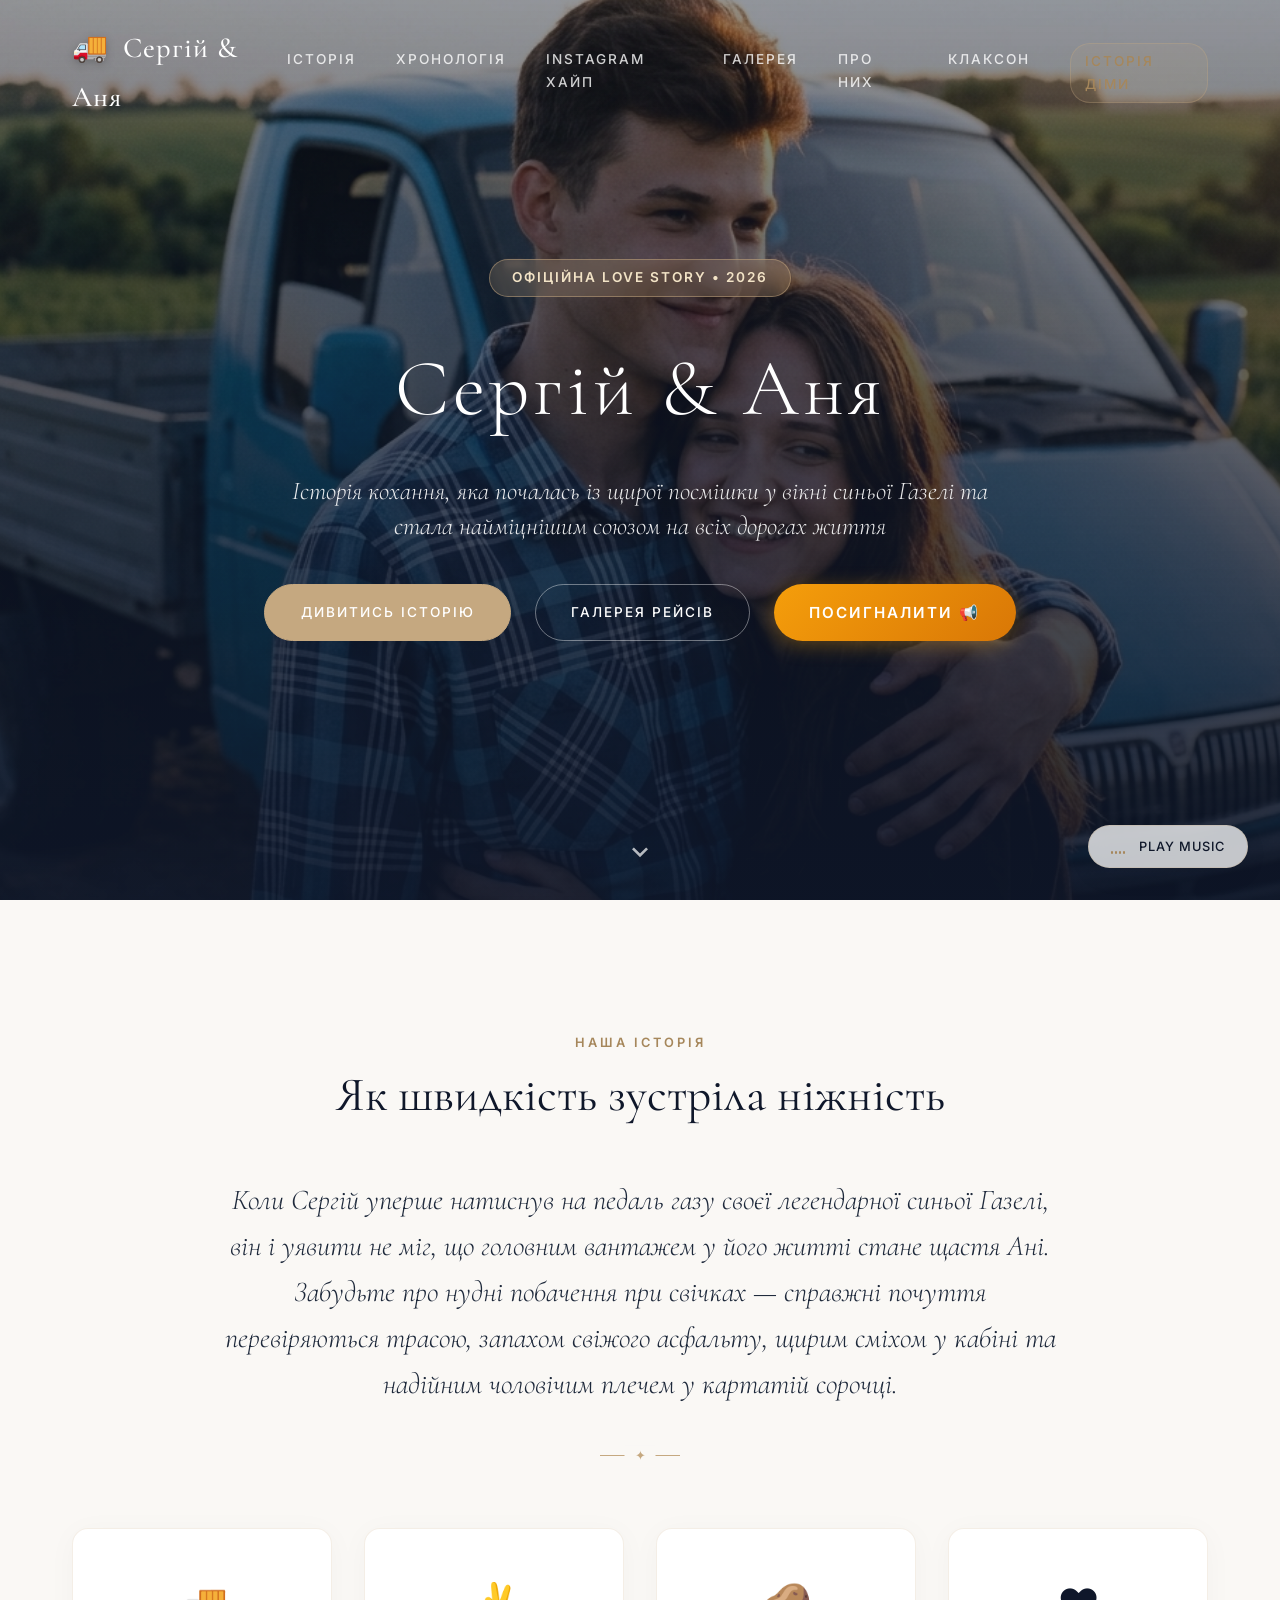
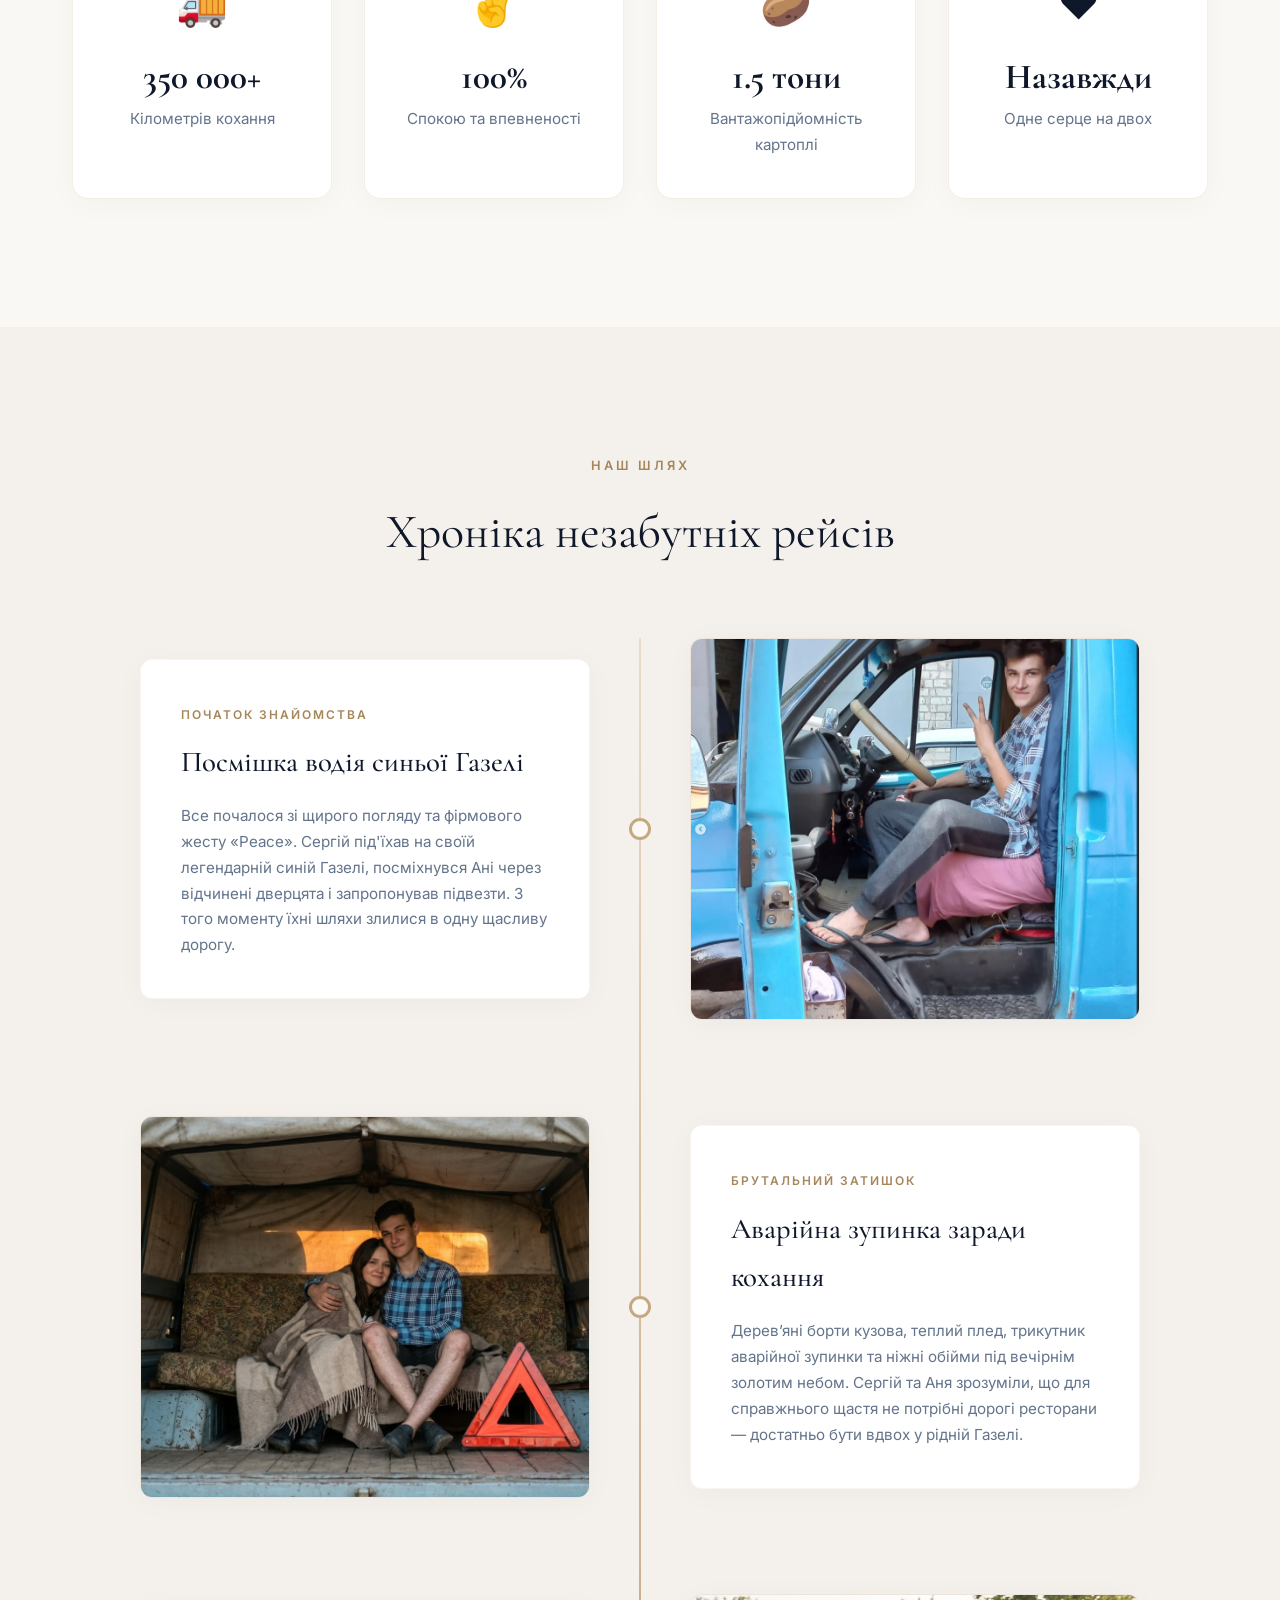
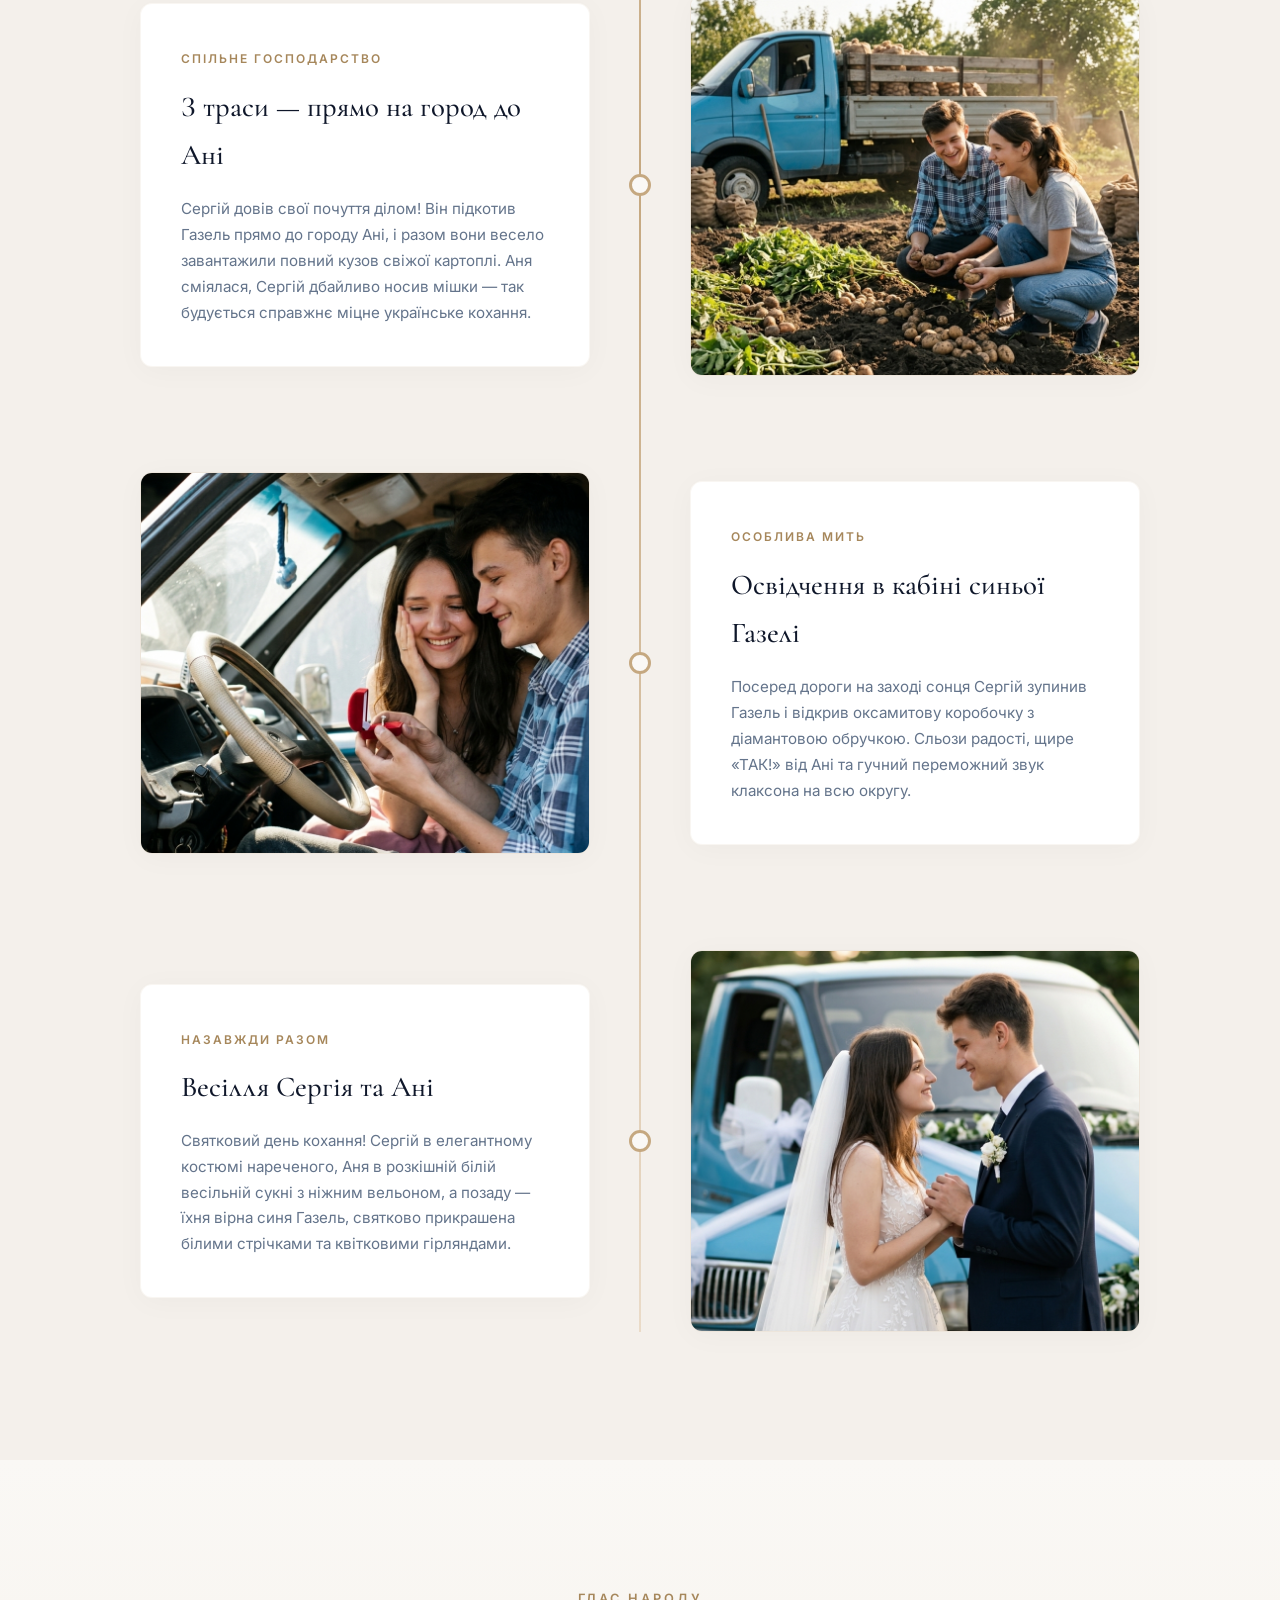
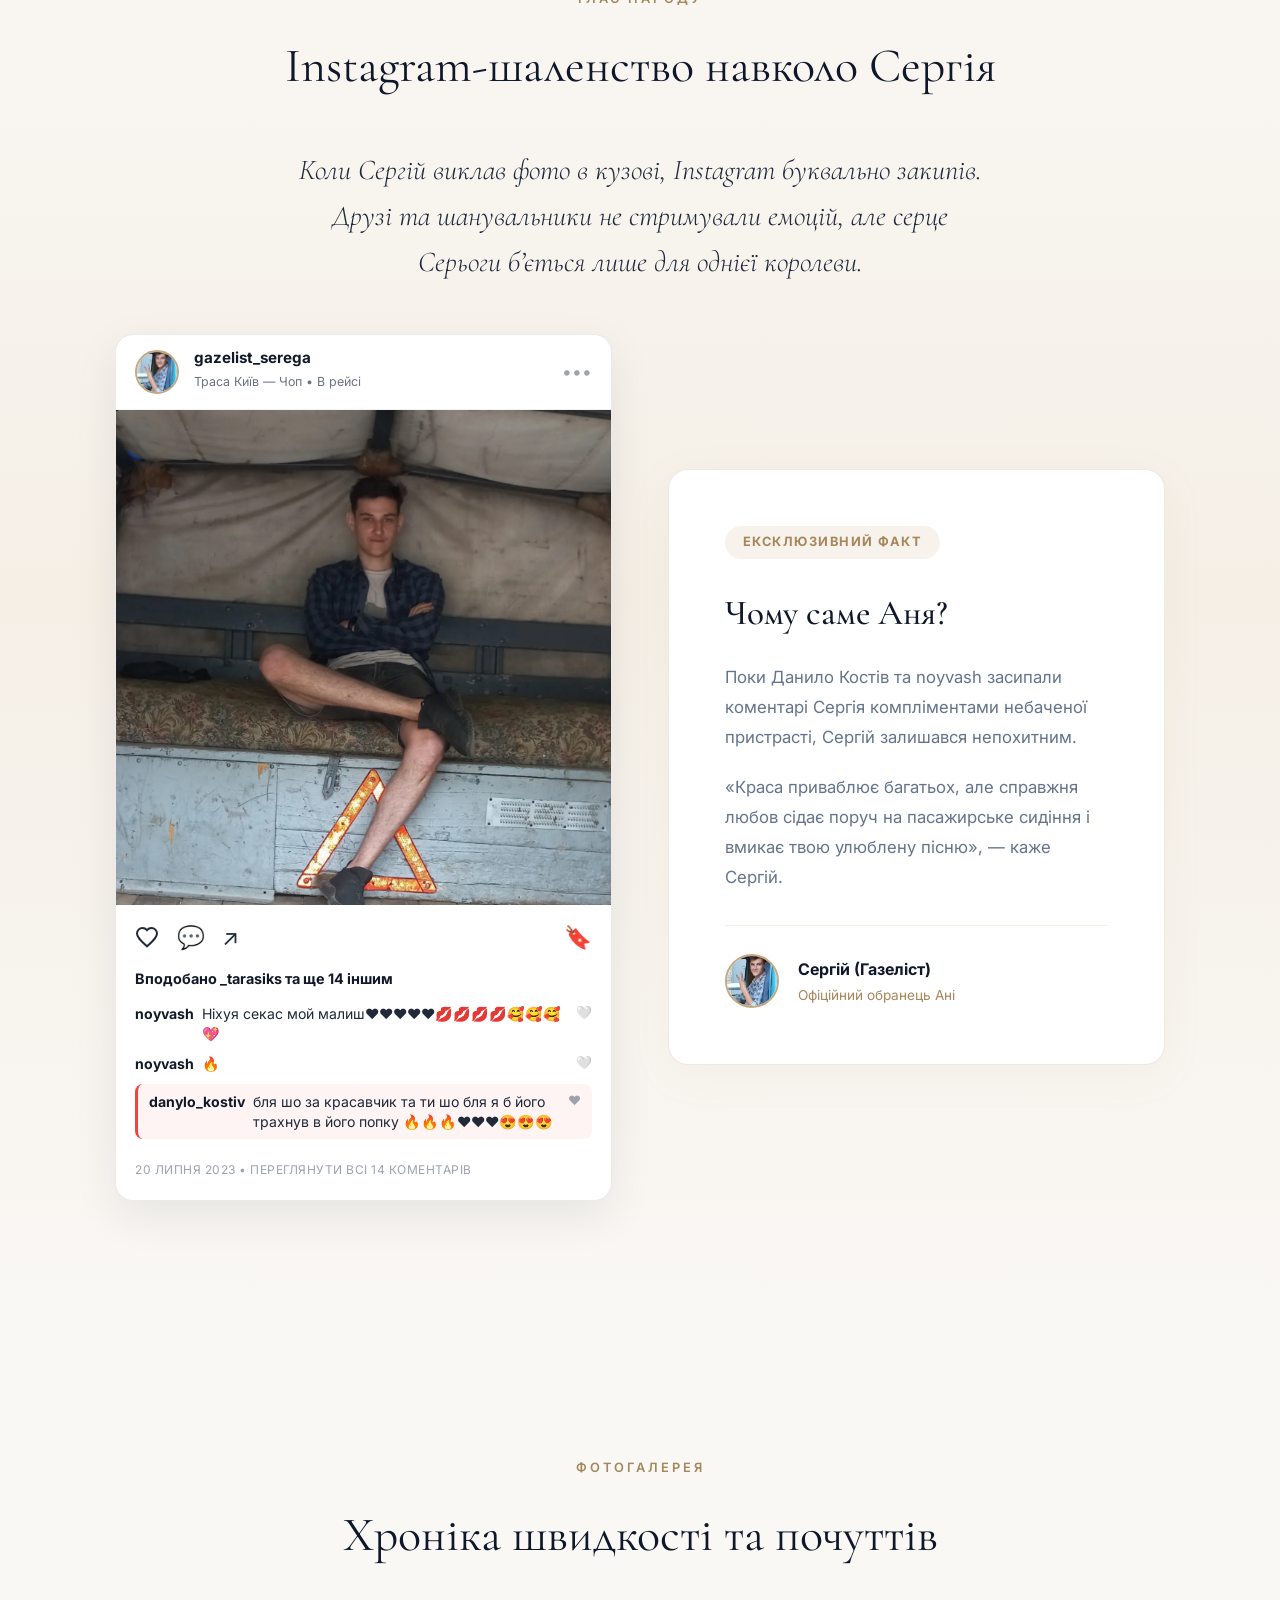
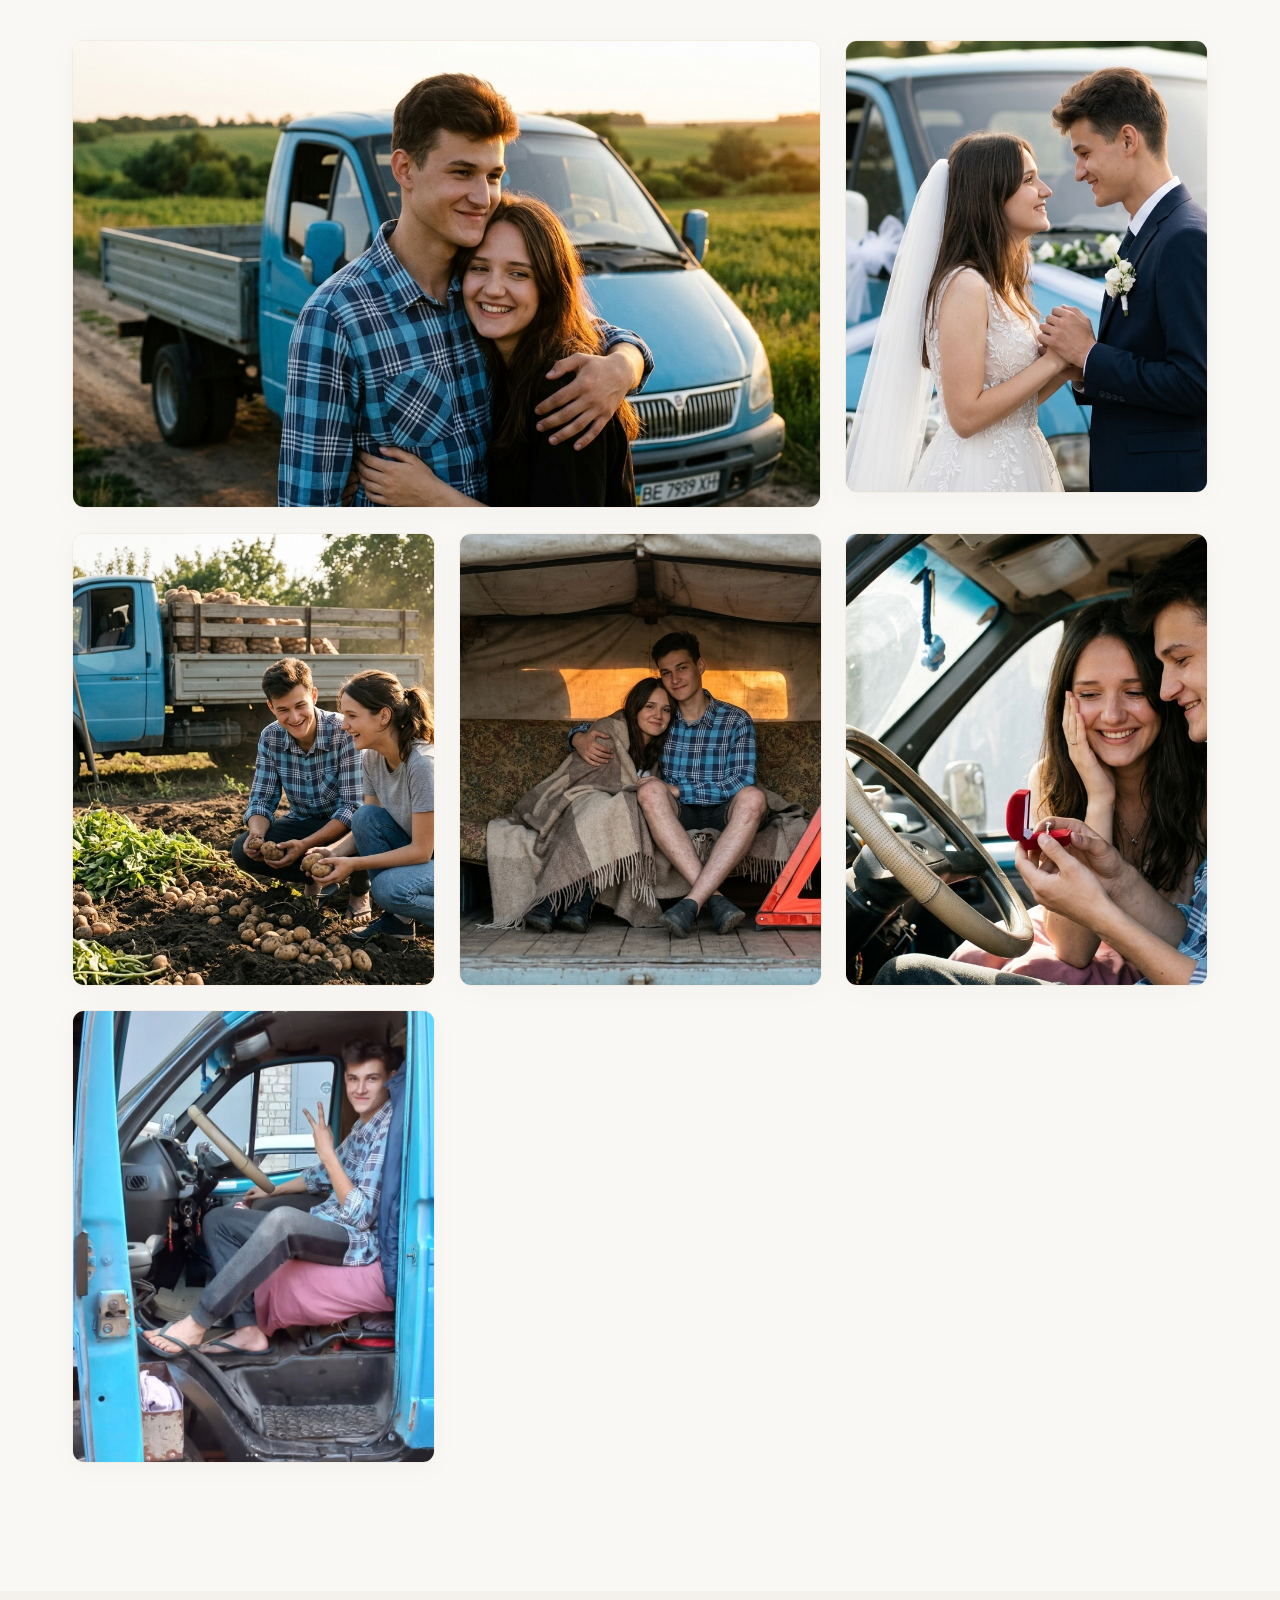
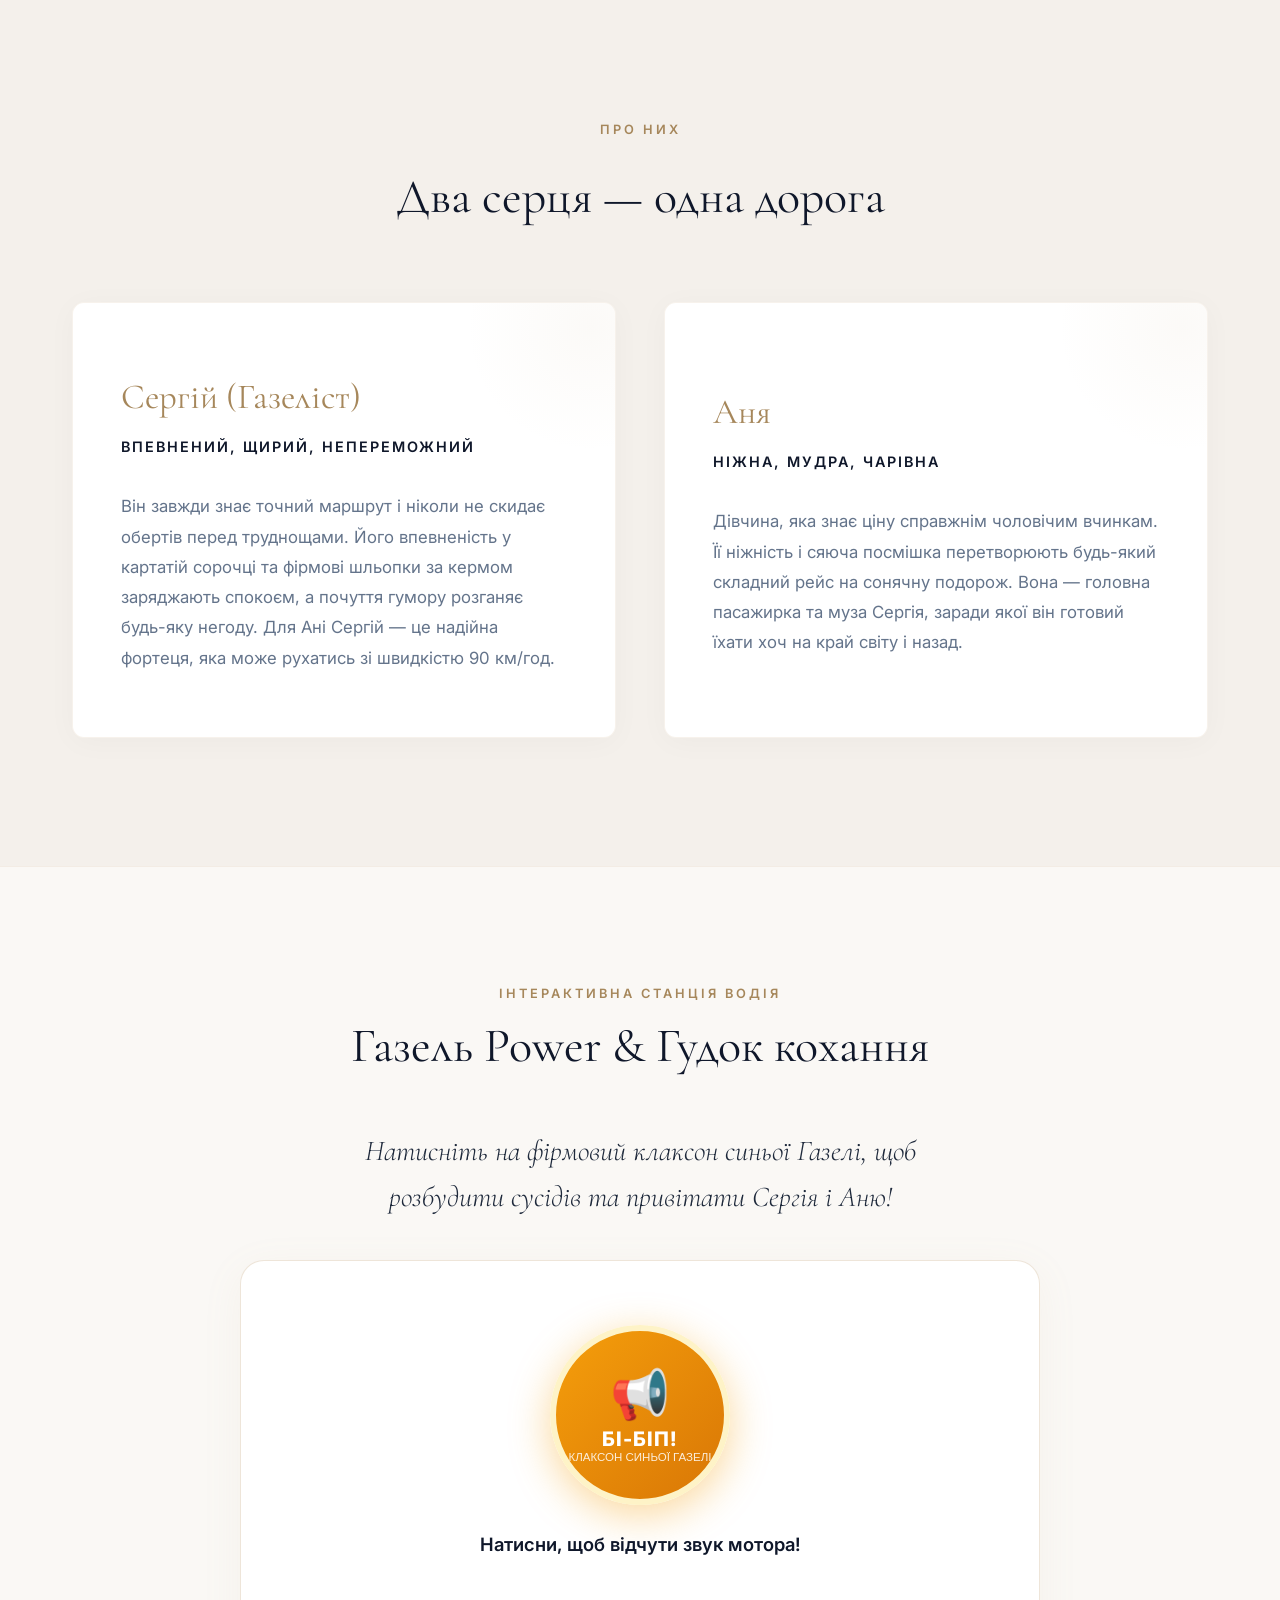
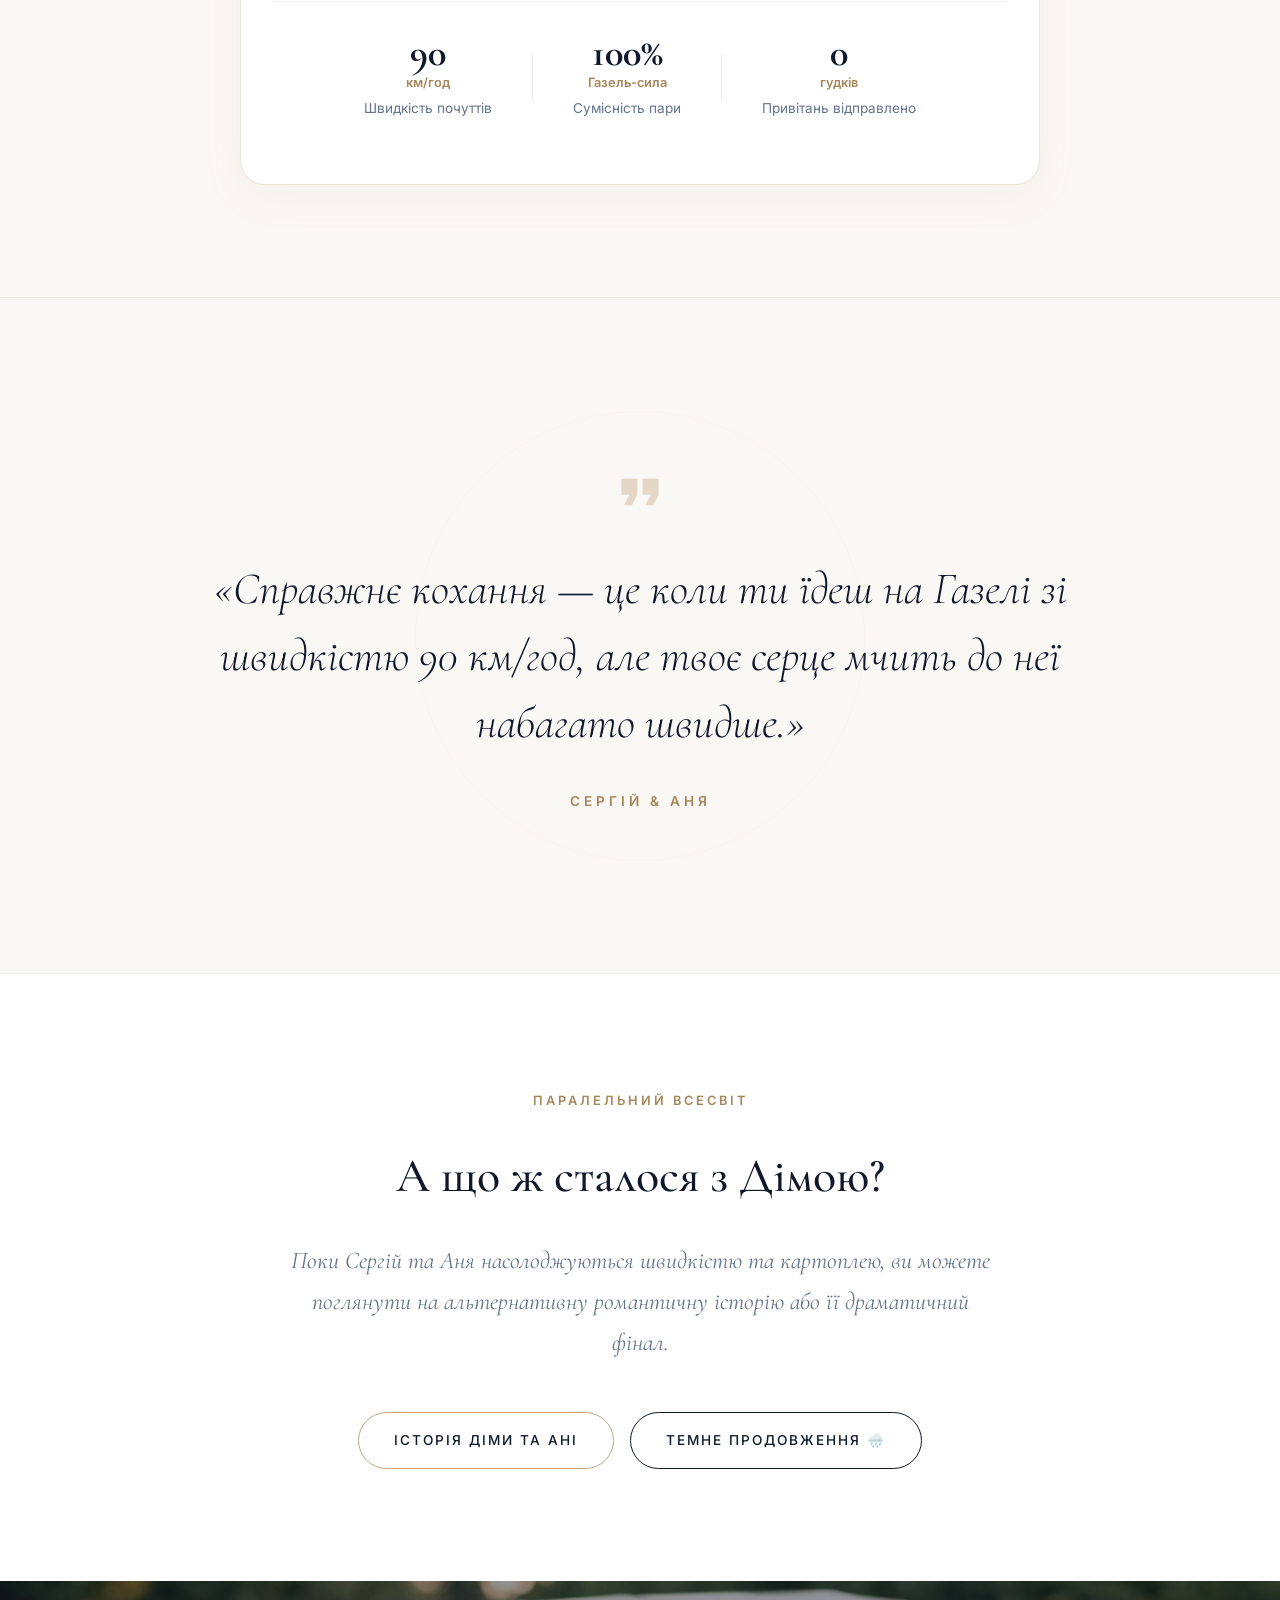
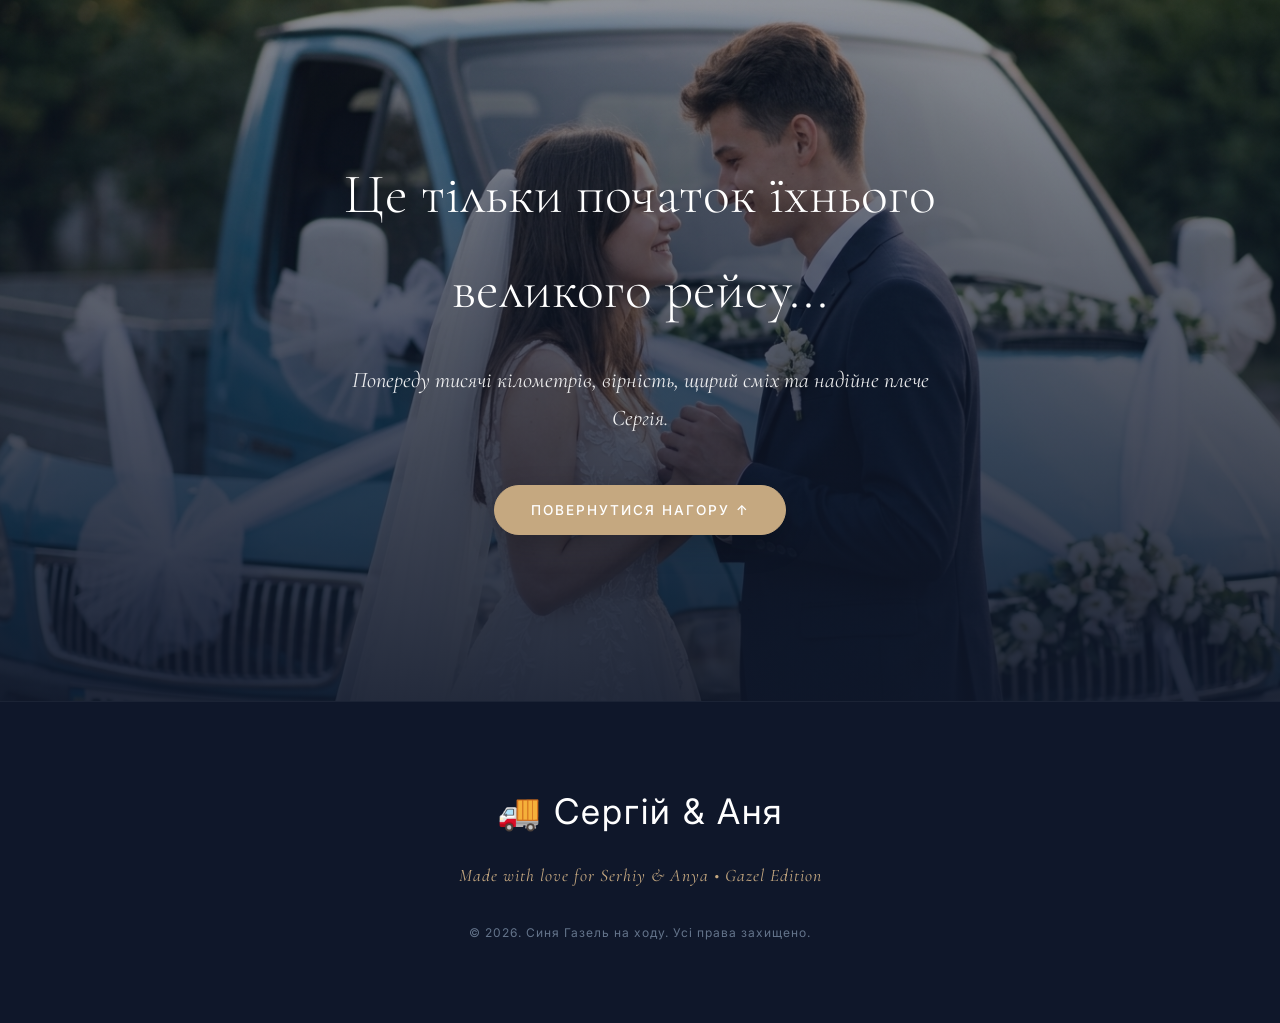
<file: serega.html>
<!DOCTYPE html>
<html lang="uk">
<head>
    <meta charset="UTF-8">
    <meta name="viewport" content="width=device-width, initial-scale=1.0">
    <title>Love Story Сергія і Ані — Романтика Синьої Газелі</title>
    
    <!-- Meta Descriptions for SEO -->
    <meta name="description" content="Історія кохання Сергія та Ані: від щирої посмішки за кермом синьої Газелі до підкорення серця. Кохання, народжене на трасі.">
    <meta name="keywords" content="Сергій і Аня, Газеліст Серьога, Love Story, Романтика Газелі, Весілля Сергій Аня">
    
    <!-- Google Fonts -->
    <link rel="preconnect" href="https://fonts.googleapis.com">
    <link rel="preconnect" href="https://fonts.gstatic.com" crossorigin>
    <link href="https://fonts.googleapis.com/css2?family=Cormorant+Garamond:ital,wght@0,300;0,400;0,500;0,600;0,700;1,400&family=Inter:wght@300;400;500;600;700&display=swap" rel="stylesheet">
    
    <!-- Local CSS Link -->
    <link rel="stylesheet" href="style.css">
</head>
<body class="serega-theme">

    <!-- Loading Preloader Screen -->
    <div id="preloader" class="preloader">
        <div class="preloader-content">
            <h1 class="preloader-title">Сергій & Аня</h1>
            <div class="preloader-divider"></div>
            <p class="preloader-subtitle">Швидкість, романтика, синя Газель і справжнє кохання...</p>
        </div>
    </div>

    <!-- Background Music Audio Loop -->
    <audio id="bg-music" loop preload="auto">
        <source src="assets/audio/background.mp3" type="audio/mpeg">
    </audio>

    <!-- Floating Audio Control Button -->
    <button id="music-toggle" class="music-toggle-btn" aria-label="Увімкнути музику">
        <span class="music-wave-container">
            <span class="wave-bar"></span>
            <span class="wave-bar"></span>
            <span class="wave-bar"></span>
            <span class="wave-bar"></span>
        </span>
        <span class="music-toggle-text">Play music</span>
    </button>

    <!-- Navigation Header -->
    <header class="main-header" id="navbar">
        <div class="header-container">
            <a href="#" class="nav-logo">
                <span class="logo-truck-icon">🚚</span> Сергій & Аня
            </a>
            
            <nav class="nav-menu" id="nav-menu">
                <a href="#history" class="nav-link">Історія</a>
                <a href="#timeline" class="nav-link">Хронологія</a>
                <a href="#comments" class="nav-link">Instagram Хайп</a>
                <a href="#gallery" class="nav-link">Галерея</a>
                <a href="#about" class="nav-link">Про них</a>
                <a href="#horn" class="nav-link">Клаксон</a>
                <a href="index.html" class="nav-link nav-link-alt" title="Перейти до версії Діми">Історія Діми</a>
            </nav>
            
            <button class="mobile-menu-toggle" id="menu-toggle" aria-label="Меню">
                <span class="hamburger-line"></span>
                <span class="hamburger-line"></span>
                <span class="hamburger-line"></span>
            </button>
        </div>
    </header>

    <!-- Hero Section -->
    <section class="hero-section" id="hero">
        <div class="hero-parallax-bg" style="background-image: url('assets/images/serhiy_anya_hero.png');"></div>
        <div class="hero-overlay hero-overlay-serega"></div>
        <div class="hero-content">
            <div class="hero-tag-badge animate-fade-in-up">Офіційна Love Story • 2026</div>
            <h1 class="hero-title animate-fade-in-up">Сергій & Аня</h1>
            <p class="hero-subtitle animate-delay-1">Історія кохання, яка почалась із щирої посмішки у вікні синьої Газелі та стала найміцнішим союзом на всіх дорогах життя</p>
            <div class="hero-buttons animate-delay-2">
                <a href="#history" class="btn btn-primary">Дивитись історію</a>
                <a href="#gallery" class="btn btn-outline">Галерея рейсів</a>
                <button class="btn btn-gazel-horn" id="horn-btn-hero">Посигналити 📢</button>
            </div>
        </div>
        <a href="#history" class="scroll-down-indicator" aria-label="Читати далі">
            <svg class="scroll-down-arrow" viewBox="0 0 24 24">
                <path d="M7.41,8.58L12,13.17L16.59,8.58L18,10L12,16L6,10L7.41,8.58Z" />
            </svg>
        </a>
    </section>

    <!-- Section: Наша історія -->
    <section class="history-section reveal-on-scroll" id="history">
        <div class="container text-center">
            <span class="section-label">Наша Історія</span>
            <h2 class="section-title">Як швидкість зустріла ніжність</h2>
            <p class="history-lead-text">
                Коли Сергій уперше натиснув на педаль газу своєї легендарної синьої Газелі, він і уявити не міг, що головним вантажем у його житті стане щастя Ані. Забудьте про нудні побачення при свічках — справжні почуття перевіряються трасою, запахом свіжого асфальту, щирим сміхом у кабіні та надійним чоловічим плечем у картатій сорочці.
            </p>
            <div class="editorial-divider"></div>

            <!-- Stats / Highlights Grid -->
            <div class="gazel-stats-grid reveal-on-scroll">
                <div class="stat-card">
                    <div class="stat-icon">🚚</div>
                    <div class="stat-number">350 000+</div>
                    <div class="stat-label">Кілометрів кохання</div>
                </div>
                <div class="stat-card">
                    <div class="stat-icon">✌️</div>
                    <div class="stat-number">100%</div>
                    <div class="stat-label">Спокою та впевненості</div>
                </div>
                <div class="stat-card">
                    <div class="stat-icon">🥔</div>
                    <div class="stat-number">1.5 тони</div>
                    <div class="stat-label">Вантажопідйомність картоплі</div>
                </div>
                <div class="stat-card">
                    <div class="stat-icon">❤️</div>
                    <div class="stat-number">Назавжди</div>
                    <div class="stat-label">Одне серце на двох</div>
                </div>
            </div>
        </div>
    </section>

    <!-- Section: Timeline (Хронологія) -->
    <section class="timeline-section" id="timeline">
        <div class="container">
            <span class="section-label text-center d-block">Наш шлях</span>
            <h2 class="section-title text-center">Хроніка незабутніх рейсів</h2>
            
            <div class="timeline-wrapper">
                <div class="timeline-line"></div>

                <!-- Timeline Item 1 -->
                <div class="timeline-item reveal-on-scroll">
                    <div class="timeline-img-box">
                        <img src="assets/images/serhiy_driver.png" alt="Сергій за кермом синьої Газелі" loading="lazy">
                    </div>
                    <div class="timeline-content-card">
                        <span class="timeline-tag">Початок знайомства</span>
                        <h3>Посмішка водія синьої Газелі</h3>
                        <p>Все почалося зі щирого погляду та фірмового жесту «Peace». Сергій під'їхав на своїй легендарній синій Газелі, посміхнувся Ані через відчинені дверцята і запропонував підвезти. З того моменту їхні шляхи злилися в одну щасливу дорогу.</p>
                    </div>
                </div>

                <!-- Timeline Item 2 -->
                <div class="timeline-item reveal-on-scroll">
                    <div class="timeline-img-box">
                        <img src="assets/images/serhiy_anya_truckbed.png" alt="Сергій та Аня у кузові Газелі" loading="lazy">
                    </div>
                    <div class="timeline-content-card">
                        <span class="timeline-tag">Брутальний затишок</span>
                        <h3>Аварійна зупинка заради кохання</h3>
                        <p>Дерев’яні борти кузова, теплий плед, трикутник аварійної зупинки та ніжні обійми під вечірнім золотим небом. Сергій та Аня зрозуміли, що для справжнього щастя не потрібні дорогі ресторани — достатньо бути вдвох у рідній Газелі.</p>
                    </div>
                </div>

                <!-- Timeline Item 3 -->
                <div class="timeline-item reveal-on-scroll">
                    <div class="timeline-img-box">
                        <img src="assets/images/serhiy_anya_garden.png" alt="Сергій та Аня на городі з картоплею" loading="lazy">
                    </div>
                    <div class="timeline-content-card">
                        <span class="timeline-tag">Спільне господарство</span>
                        <h3>З траси — прямо на город до Ані</h3>
                        <p>Сергій довів свої почуття ділом! Він підкотив Газель прямо до городу Ані, і разом вони весело завантажили повний кузов свіжої картоплі. Аня сміялася, Сергій дбайливо носив мішки — так будується справжнє міцне українське кохання.</p>
                    </div>
                </div>

                <!-- Timeline Item 4 -->
                <div class="timeline-item reveal-on-scroll">
                    <div class="timeline-img-box">
                        <img src="assets/images/serhiy_anya_ring.png" alt="Освідчення в кабіні Газелі" loading="lazy">
                    </div>
                    <div class="timeline-content-card">
                        <span class="timeline-tag">Особлива мить</span>
                        <h3>Освідчення в кабіні синьої Газелі</h3>
                        <p>Посеред дороги на заході сонця Сергій зупинив Газель і відкрив оксамитову коробочку з діамантовою обручкою. Сльози радості, щире «ТАК!» від Ані та гучний переможний звук клаксона на всю округу.</p>
                    </div>
                </div>

                <!-- Timeline Item 5 -->
                <div class="timeline-item reveal-on-scroll">
                    <div class="timeline-img-box">
                        <img src="assets/images/serhiy_anya_wedding.png" alt="Весілля Сергія та Ані" loading="lazy">
                    </div>
                    <div class="timeline-content-card">
                        <span class="timeline-tag">Назавжди разом</span>
                        <h3>Весілля Сергія та Ані</h3>
                        <p>Святковий день кохання! Сергій в елегантному костюмі нареченого, Аня в розкішній білій весільній сукні з ніжним вельоном, а позаду — їхня вірна синя Газель, святково прикрашена білими стрічками та квітковими гірляндами.</p>
                    </div>
                </div>

            </div>
        </div>
    </section>

    <!-- Section: Instagram Хайп & Коментарі -->
    <section class="comments-section reveal-on-scroll" id="comments">
        <div class="container">
            <span class="section-label text-center d-block">Глас Народу</span>
            <h2 class="section-title text-center">Instagram-шаленство навколо Сергія</h2>
            <p class="history-lead-text text-center" style="max-width: 700px; margin: 0 auto 3rem;">
                Коли Сергій виклав фото в кузові, Instagram буквально закипів. Друзі та шанувальники не стримували емоцій, але серце Серьоги б’ється лише для однієї королеви.
            </p>

            <div class="insta-mockup-wrapper">
                
                <!-- Instagram Card Component -->
                <div class="insta-card">
                    <!-- Insta Header -->
                    <div class="insta-card-header">
                        <div class="insta-avatar">
                            <img src="assets/images/serhiy_portrait.png" alt="gazelist_serega avatar">
                        </div>
                        <div class="insta-user-info">
                            <span class="insta-username">gazelist_serega</span>
                            <span class="insta-location">Траса Київ — Чоп • В рейсі</span>
                        </div>
                        <div class="insta-dots">•••</div>
                    </div>

                    <!-- Insta Image Frame -->
                    <div class="insta-card-image-box">
                        <img src="assets/images/serhiy_gazel.png" alt="Сергій у кузові Газелі" class="insta-main-pic">
                        <div class="insta-like-heart-anim" id="instaHeart">❤️</div>
                    </div>

                    <!-- Insta Actions Bar -->
                    <div class="insta-actions">
                        <div class="insta-action-left">
                            <button class="insta-action-btn insta-heart-btn" id="instaHeartBtn" aria-label="Поставити лайк">
                                <svg viewBox="0 0 24 24" width="24" height="24" class="heart-icon">
                                    <path d="M12 21.35l-1.45-1.32C5.4 15.36 2 12.28 2 8.5 2 5.42 4.42 3 7.5 3c1.74 0 3.41.81 4.5 2.09C13.09 3.81 14.76 3 16.5 3 19.58 3 22 5.42 22 8.5c0 3.78-3.4 6.86-8.55 11.54L12 21.35z"/>
                                </svg>
                            </button>
                            <span class="insta-action-btn">💬</span>
                            <span class="insta-action-btn">↗️</span>
                        </div>
                        <div class="insta-action-right">
                            <span class="insta-action-btn">🔖</span>
                        </div>
                    </div>

                    <!-- Insta Likes Counter -->
                    <div class="insta-likes-row">
                        <span id="instaLikesCount">Вподобано _tarasiks та ще 14 іншим</span>
                    </div>

                    <!-- Insta Real Comments List -->
                    <div class="insta-comments-list">
                        
                        <div class="insta-comment-item">
                            <span class="comment-author">noyvash</span>
                            <span class="comment-text">Ніхуя секас мой малиш❤️❤️❤️❤️❤️💋💋💋💋🥰🥰🥰💖</span>
                            <span class="comment-heart">🤍</span>
                        </div>

                        <div class="insta-comment-item">
                            <span class="comment-author">noyvash</span>
                            <span class="comment-text">🔥</span>
                            <span class="comment-heart">🤍</span>
                        </div>

                        <div class="insta-comment-item highlight-comment">
                            <span class="comment-author">danylo_kostiv</span>
                            <span class="comment-text">бля шо за красавчик та ти шо бля я б його трахнув в його попку 🔥🔥🔥❤️❤️❤️😍😍😍</span>
                            <span class="comment-heart">❤️</span>
                        </div>

                    </div>

                    <div class="insta-post-date">20 ЛИПНЯ 2023 • ПЕРЕГЛЯНУТИ ВСІ 14 КОМЕНТАРІВ</div>
                </div>

                <!-- Explanation / Humor Card -->
                <div class="insta-explanation-card">
                    <span class="exclusive-badge">Ексклюзивний факт</span>
                    <h3>Чому саме Аня?</h3>
                    <p>
                        Поки Данило Костів та noyvash засипали коментарі Сергія компліментами небаченої пристрасті, Сергій залишався непохитним.
                    </p>
                    <p>
                        «Краса приваблює багатьох, але справжня любов сідає поруч на пасажирське сидіння і вмикає твою улюблену пісню», — каже Сергій.
                    </p>
                    <div class="quote-signature-box">
                        <div class="quote-signature-avatar">
                            <img src="assets/images/serhiy_portrait.png" alt="Сергій">
                        </div>
                        <div>
                            <strong>Сергій (Газеліст)</strong>
                            <p>Офіційний обранець Ані</p>
                        </div>
                    </div>
                </div>

            </div>
        </div>
    </section>

    <!-- Section: Photo Gallery -->
    <section class="gallery-section reveal-on-scroll" id="gallery">
        <div class="container">
            <span class="section-label text-center d-block">Фотогалерея</span>
            <h2 class="section-title text-center">Хроніка швидкості та почуттів</h2>
            
            <div class="gallery-grid">
                
                <!-- Gallery Item 1 -->
                <div class="gallery-item reveal-on-scroll size-large">
                    <img src="assets/images/serhiy_anya_hero.png" alt="Сергій та Аня біля синьої Газелі" loading="lazy">
                    <div class="gallery-overlay">
                        <div class="gallery-caption">
                            <h3>Разом на заході сонця</h3>
                            <p>Сергій та Аня біля вірної Газелі</p>
                        </div>
                    </div>
                </div>

                <!-- Gallery Item 2 -->
                <div class="gallery-item reveal-on-scroll">
                    <img src="assets/images/serhiy_anya_wedding.png" alt="Весілля Сергія та Ані" loading="lazy">
                    <div class="gallery-overlay">
                        <div class="gallery-caption">
                            <h3>Весілля року</h3>
                            <p>Сергій та Аня біля святкової Газелі</p>
                        </div>
                    </div>
                </div>

                <!-- Gallery Item 3 -->
                <div class="gallery-item reveal-on-scroll">
                    <img src="assets/images/serhiy_anya_garden.png" alt="Сергій та Аня на городі" loading="lazy">
                    <div class="gallery-overlay">
                        <div class="gallery-caption">
                            <h3>Господарські будні</h3>
                            <p>Картопляний урожай закоханих</p>
                        </div>
                    </div>
                </div>

                <!-- Gallery Item 4 -->
                <div class="gallery-item reveal-on-scroll">
                    <img src="assets/images/serhiy_anya_truckbed.png" alt="Сергій та Аня у кузові" loading="lazy">
                    <div class="gallery-overlay">
                        <div class="gallery-caption">
                            <h3>Затишок у кузові</h3>
                            <p>Теплий плед і аварійний трикутник</p>
                        </div>
                    </div>
                </div>

                <!-- Gallery Item 5 -->
                <div class="gallery-item reveal-on-scroll">
                    <img src="assets/images/serhiy_anya_ring.png" alt="Освідчення в кабіні" loading="lazy">
                    <div class="gallery-overlay">
                        <div class="gallery-caption">
                            <h3>Вона сказала «ТАК!»</h3>
                            <p>Освідчення з діамантом у кабіні</p>
                        </div>
                    </div>
                </div>

                <!-- Gallery Item 6 -->
                <div class="gallery-item reveal-on-scroll">
                    <img src="assets/images/serhiy_driver.png" alt="Сергій за кермом" loading="lazy">
                    <div class="gallery-overlay">
                        <div class="gallery-caption">
                            <h3>Король кабіни</h3>
                            <p>Фірмовий спокій та посмішка ✌️</p>
                        </div>
                    </div>
                </div>

            </div>
        </div>
    </section>

    <!-- Section: Про них (Сергій & Аня) -->
    <section class="about-section" id="about">
        <div class="container">
            <span class="section-label text-center d-block">Про них</span>
            <h2 class="section-title text-center">Два серця — одна дорога</h2>
            
            <div class="about-cards-grid">
                
                <!-- Serhiy Card -->
                <div class="about-card reveal-on-scroll">
                    <div class="card-bg-overlay"></div>
                    <div class="card-content">
                        <span class="card-role">Сергій (Газеліст)</span>
                        <h3 class="card-name">Впевнений, щирий, непереможний</h3>
                        <p class="card-description">
                            Він завжди знає точний маршрут і ніколи не скидає обертів перед труднощами. Його впевненість у картатій сорочці та фірмові шльопки за кермом заряджають спокоєм, а почуття гумору розганяє будь-яку негоду. Для Ані Сергій — це надійна фортеця, яка може рухатись зі швидкістю 90 км/год.
                        </p>
                    </div>
                </div>

                <!-- Anya Card -->
                <div class="about-card reveal-on-scroll">
                    <div class="card-bg-overlay"></div>
                    <div class="card-content">
                        <span class="card-role">Аня</span>
                        <h3 class="card-name">Ніжна, мудра, чарівна</h3>
                        <p class="card-description">
                            Дівчина, яка знає ціну справжнім чоловічим вчинкам. Її ніжність і сяюча посмішка перетворюють будь-який складний рейс на сонячну подорож. Вона — головна пасажирка та муза Сергія, заради якої він готовий їхати хоч на край світу і назад.
                        </p>
                    </div>
                </div>

            </div>
        </div>
    </section>

    <!-- Section: Інтерактивний клаксон і Газель Power -->
    <section class="horn-section reveal-on-scroll" id="horn">
        <div class="container text-center">
            <span class="section-label">Інтерактивна станція водія</span>
            <h2 class="section-title">Газель Power & Гудок кохання</h2>
            <p class="history-lead-text" style="max-width: 650px; margin: 0 auto 2.5rem;">
                Натисніть на фірмовий клаксон синьої Газелі, щоб розбудити сусідів та привітати Сергія і Аню!
            </p>

            <div class="horn-interactive-box">
                <button class="mega-horn-button" id="megaHornBtn" aria-label="Посигналити">
                    <span class="horn-icon-big">📢</span>
                    <span class="horn-btn-title">БІ-БІП!</span>
                    <span class="horn-btn-sub">Клаксон Синьої Газелі</span>
                </button>

                <div class="horn-status-text" id="hornStatus">Натисни, щоб відчути звук мотора!</div>

                <!-- Speedometer / Power meters -->
                <div class="gazel-dashboard-metrics">
                    <div class="metric-item">
                        <span class="metric-val" id="metricSpeed">90</span>
                        <span class="metric-unit">км/год</span>
                        <span class="metric-name">Швидкість почуттів</span>
                    </div>
                    <div class="metric-divider"></div>
                    <div class="metric-item">
                        <span class="metric-val">100%</span>
                        <span class="metric-unit">Газель-сила</span>
                        <span class="metric-name">Сумісність пари</span>
                    </div>
                    <div class="metric-divider"></div>
                    <div class="metric-item">
                        <span class="metric-val" id="hornCountVal">0</span>
                        <span class="metric-unit">гудків</span>
                        <span class="metric-name">Привітань відправлено</span>
                    </div>
                </div>
            </div>
        </div>
    </section>

    <!-- Section: Love Quote -->
    <section class="quote-section reveal-on-scroll">
        <div class="quote-bg-decor"></div>
        <div class="container text-center">
            <div class="quote-icon">
                <svg viewBox="0 0 24 24">
                    <path d="M14,17H17L19,13V7H13V13H16M6,17H9L11,13V7H5V13H8L6,17Z" />
                </svg>
            </div>
            <blockquote class="love-quote">
                «Справжнє кохання — це коли ти їдеш на Газелі зі швидкістю 90 км/год, але твоє серце мчить до неї набагато швидше.»
            </blockquote>
            <div class="quote-author">Сергій & Аня</div>
        </div>
    </section>

    <!-- Section: Navigation to other stories -->
    <section class="story-switch-section reveal-on-scroll">
        <div class="container text-center">
            <span class="transition-tag">Паралельний всесвіт</span>
            <h2 class="transition-title">А що ж сталося з Дімою?</h2>
            <p class="transition-text">
                Поки Сергій та Аня насолоджуються швидкістю та картоплею, ви можете поглянути на альтернативну романтичну історію або її драматичний фінал.
            </p>
            <div class="transition-button-wrap" style="display: flex; justify-content: center; gap: 1rem; flex-wrap: wrap;">
                <a href="index.html" class="btn btn-outline" style="border-color: var(--color-gold); color: var(--color-navy);">Історія Діми та Ані</a>
                <a href="continuation.html" class="btn btn-dark-transition">Темне продовження 🌧️</a>
            </div>
        </div>
    </section>

    <!-- Final Section -->
    <section class="final-section reveal-on-scroll" id="final">
        <div class="final-bg" style="background-image: url('assets/images/serhiy_anya_wedding.png');"></div>
        <div class="final-overlay hero-overlay-serega"></div>
        <div class="final-content text-center">
            <h2 class="final-title">Це тільки початок їхнього великого рейсу...</h2>
            <p class="final-subtitle">Попереду тисячі кілометрів, вірність, щирий сміх та надійне плече Сергія.</p>
            <button id="scroll-to-top" class="btn btn-primary btn-round" aria-label="Повернутися нагору">
                Повернутися нагору ↑
            </button>
        </div>
    </section>

    <!-- Footer -->
    <footer class="main-footer">
        <div class="container text-center">
            <p class="footer-logo">🚚 Сергій & Аня</p>
            <p class="footer-love">Made with love for Serhiy & Anya • Gazel Edition</p>
            <p class="footer-copy">&copy; 2026. Синя Газель на ходу. Усі права захищено.</p>
        </div>
    </footer>

    <!-- Local JS Link -->
    <script src="script.js"></script>
    <!-- Serega Specific JS -->
    <script src="serega.js"></script>
</body>
</html>
</file>
<file: style.css>
/* 
   Love Story Діми і Ані — Premium Stylesheet
   Typography: Cormorant Garamond (Serif), Inter (Sans-serif)
*/

/* 1. Global Custom Variables & Reset */
:root {
    --color-ivory: #FAF8F5;
    --color-beige-light: #F4F0EB;
    --color-beige: #EADBC8;
    --color-champagne: #F2E3C6;
    --color-gold: #C5A880;
    --color-gold-dark: #A6875B;
    --color-navy: #0F172A;
    --color-navy-light: #1E293B;
    --color-muted: #64748B;
    --color-white: #FFFFFF;
    
    --font-serif: 'Cormorant Garamond', Georgia, serif;
    --font-sans: 'Inter', -apple-system, BlinkMacSystemFont, "Segoe UI", Roboto, sans-serif;
    
    --transition-smooth: all 0.5s cubic-bezier(0.25, 1, 0.5, 1);
    --transition-fast: all 0.3s ease;
    
    --shadow-soft: 0 4px 30px rgba(0, 0, 0, 0.03);
    --shadow-medium: 0 10px 40px rgba(197, 168, 128, 0.08);
    --shadow-glass: 0 8px 32px 0 rgba(15, 23, 42, 0.04);
}

* {
    box-sizing: border-box;
    margin: 0;
    padding: 0;
}

html {
    scroll-behavior: smooth;
    font-size: 16px;
    background-color: var(--color-ivory);
    color: var(--color-navy);
    -webkit-font-smoothing: antialiased;
}

body {
    font-family: var(--font-sans);
    line-height: 1.7;
    overflow-x: hidden;
}

/* Helper Utilities */
.container {
    width: 100%;
    max-width: 1200px;
    margin: 0 auto;
    padding: 0 2rem;
}

.text-center { text-align: center; }
.d-block { display: block; }

/* Custom Scrollbar */
::-webkit-scrollbar {
    width: 8px;
}
::-webkit-scrollbar-track {
    background: var(--color-ivory);
}
::-webkit-scrollbar-thumb {
    background: var(--color-beige);
    border-radius: 4px;
}
::-webkit-scrollbar-thumb:hover {
    background: var(--color-gold);
}

/* Typographical Hierarchy */
h1, h2, h3, h4, .nav-logo, .love-quote {
    font-family: var(--font-serif);
    font-weight: 500;
}

/* 2. Loading Preloader */
.preloader {
    position: fixed;
    top: 0;
    left: 0;
    width: 100%;
    height: 100%;
    background-color: var(--color-ivory);
    z-index: 9999;
    display: flex;
    justify-content: center;
    align-items: center;
    transition: opacity 0.8s cubic-bezier(0.25, 1, 0.5, 1), visibility 0.8s;
}

.preloader.fade-out {
    opacity: 0;
    visibility: hidden;
    pointer-events: none;
}

.preloader-content {
    text-align: center;
    opacity: 0;
    transform: translateY(20px);
    animation: preloaderFadeIn 0.8s forwards 0.2s;
}

.preloader-title {
    font-size: 3rem;
    color: var(--color-navy);
    letter-spacing: 2px;
}

.preloader-divider {
    width: 60px;
    height: 1px;
    background-color: var(--color-gold);
    margin: 1.5rem auto;
}

.preloader-subtitle {
    font-family: var(--font-serif);
    font-style: italic;
    font-size: 1.2rem;
    color: var(--color-gold-dark);
}

@keyframes preloaderFadeIn {
    to {
        opacity: 1;
        transform: translateY(0);
    }
}

/* 3. Floating Music Toggle Button */
.music-toggle-btn {
    position: fixed;
    bottom: 2rem;
    right: 2rem;
    z-index: 100;
    background: rgba(255, 255, 255, 0.75);
    backdrop-filter: blur(10px);
    -webkit-backdrop-filter: blur(10px);
    border: 1px solid rgba(197, 168, 128, 0.3);
    padding: 0.8rem 1.4rem;
    border-radius: 50px;
    display: flex;
    align-items: center;
    gap: 0.7rem;
    cursor: pointer;
    box-shadow: var(--shadow-glass);
    transition: var(--transition-fast);
}

.music-toggle-btn:hover {
    background: rgba(255, 255, 255, 0.95);
    border-color: var(--color-gold);
    transform: translateY(-3px);
}

.music-toggle-text {
    font-family: var(--font-sans);
    font-size: 0.8rem;
    font-weight: 500;
    text-transform: uppercase;
    letter-spacing: 1px;
    color: var(--color-navy);
}

.music-wave-container {
    display: flex;
    align-items: flex-end;
    gap: 2px;
    width: 16px;
    height: 14px;
}

.wave-bar {
    width: 2px;
    height: 3px;
    background-color: var(--color-gold-dark);
    border-radius: 2px;
    transition: height 0.3s ease;
}

/* Wave Playing Animation */
.music-toggle-btn.playing .wave-bar {
    animation: musicWave 1.2s ease-in-out infinite alternate;
}

.music-toggle-btn.playing .wave-bar:nth-child(1) { animation-delay: 0.1s; }
.music-toggle-btn.playing .wave-bar:nth-child(2) { animation-delay: 0.4s; }
.music-toggle-btn.playing .wave-bar:nth-child(3) { animation-delay: 0.2s; }
.music-toggle-btn.playing .wave-bar:nth-child(4) { animation-delay: 0.5s; }

@keyframes musicWave {
    0% { height: 3px; }
    100% { height: 14px; }
}

/* 4. Navigation Header */
.main-header {
    position: fixed;
    top: 0;
    left: 0;
    width: 100%;
    z-index: 90;
    transition: var(--transition-smooth);
    padding: 1.5rem 0;
}

.main-header.scrolled {
    padding: 1rem 0;
    background-color: rgba(250, 248, 245, 0.85);
    backdrop-filter: blur(15px);
    -webkit-backdrop-filter: blur(15px);
    border-bottom: 1px solid rgba(197, 168, 128, 0.15);
    box-shadow: 0 4px 30px rgba(0, 0, 0, 0.02);
}

.header-container {
    display: flex;
    justify-content: space-between;
    align-items: center;
    width: 100%;
    max-width: 1200px;
    margin: 0 auto;
    padding: 0 2rem;
}

.nav-logo {
    font-size: 1.8rem;
    color: var(--color-white);
    text-decoration: none;
    letter-spacing: 1px;
    transition: var(--transition-fast);
}

.main-header.scrolled .nav-logo {
    color: var(--color-navy);
}

.nav-menu {
    display: flex;
    gap: 2.5rem;
}

.nav-link {
    font-family: var(--font-sans);
    font-size: 0.85rem;
    font-weight: 500;
    text-decoration: none;
    color: rgba(255, 255, 255, 0.8);
    text-transform: uppercase;
    letter-spacing: 2px;
    position: relative;
    padding: 0.3rem 0;
    transition: var(--transition-fast);
}

.nav-link::after {
    content: '';
    position: absolute;
    bottom: 0;
    left: 0;
    width: 0;
    height: 1px;
    background-color: var(--color-gold);
    transition: var(--transition-fast);
}

.nav-link:hover {
    color: var(--color-white);
}

.nav-link:hover::after {
    width: 100%;
}

.main-header.scrolled .nav-link {
    color: var(--color-navy-light);
}

.main-header.scrolled .nav-link:hover {
    color: var(--color-gold-dark);
}

.mobile-menu-toggle {
    display: none;
    background: none;
    border: none;
    cursor: pointer;
    flex-direction: column;
    gap: 6px;
    width: 28px;
}

.hamburger-line {
    width: 100%;
    height: 2px;
    background-color: var(--color-white);
    transition: var(--transition-fast);
}

.main-header.scrolled .hamburger-line {
    background-color: var(--color-navy);
}

/* 5. Hero Section */
.hero-section {
    position: relative;
    height: 100vh;
    width: 100%;
    overflow: hidden;
    display: flex;
    justify-content: center;
    align-items: center;
}

.hero-parallax-bg {
    position: absolute;
    top: -10%;
    left: 0;
    width: 100%;
    height: 120%;
    background-size: cover;
    background-position: center;
    will-change: transform;
}

.hero-overlay {
    position: absolute;
    top: 0;
    left: 0;
    width: 100%;
    height: 100%;
    background: linear-gradient(to bottom, rgba(15, 23, 42, 0.4) 0%, rgba(15, 23, 42, 0.7) 100%);
}

.hero-content {
    position: relative;
    z-index: 10;
    text-align: center;
    color: var(--color-white);
    max-width: 800px;
    padding: 0 1.5rem;
}

.hero-title {
    font-size: 5rem;
    letter-spacing: 4px;
    margin-bottom: 1rem;
    font-weight: 300;
}

.hero-subtitle {
    font-family: var(--font-serif);
    font-size: 1.6rem;
    font-style: italic;
    font-weight: 300;
    color: rgba(255, 255, 255, 0.9);
    margin-bottom: 2.5rem;
    line-height: 1.4;
}

.hero-buttons {
    display: flex;
    justify-content: center;
    gap: 1.5rem;
}

.btn {
    display: inline-block;
    padding: 1rem 2.2rem;
    border-radius: 50px;
    font-family: var(--font-sans);
    font-size: 0.85rem;
    font-weight: 500;
    text-transform: uppercase;
    letter-spacing: 2px;
    text-decoration: none;
    transition: var(--transition-fast);
    cursor: pointer;
}

.btn-primary {
    background-color: var(--color-gold);
    color: var(--color-white);
    border: 1px solid var(--color-gold);
}

.btn-primary:hover {
    background-color: var(--color-gold-dark);
    border-color: var(--color-gold-dark);
    transform: translateY(-2px);
    box-shadow: 0 10px 20px rgba(197, 168, 128, 0.2);
}

.btn-outline {
    background-color: transparent;
    color: var(--color-white);
    border: 1px solid rgba(255, 255, 255, 0.4);
}

.btn-outline:hover {
    background-color: var(--color-white);
    color: var(--color-navy);
    border-color: var(--color-white);
    transform: translateY(-2px);
}

.scroll-down-indicator {
    position: absolute;
    bottom: 2rem;
    left: 50%;
    transform: translateX(-50%);
    z-index: 10;
    cursor: pointer;
    animation: bounceIndicator 2s infinite;
    display: flex;
    flex-direction: column;
    align-items: center;
}

.scroll-down-arrow {
    width: 32px;
    height: 32px;
    fill: rgba(255, 255, 255, 0.7);
    transition: var(--transition-fast);
}

.scroll-down-indicator:hover .scroll-down-arrow {
    fill: var(--color-gold);
}

@keyframes bounceIndicator {
    0%, 20%, 50%, 80%, 100% { transform: translate(-50%, 0); }
    40% { transform: translate(-50%, -10px); }
    60% { transform: translate(-50%, -5px); }
}

/* 6. General Sections Styling */
section {
    padding: 8rem 0;
}

.section-label {
    font-family: var(--font-sans);
    font-size: 0.8rem;
    font-weight: 600;
    text-transform: uppercase;
    letter-spacing: 3px;
    color: var(--color-gold-dark);
    margin-bottom: 1rem;
}

.section-title {
    font-size: 3rem;
    color: var(--color-navy);
    margin-bottom: 2.5rem;
    font-weight: 400;
}

/* 7. Section: Наша історія */
.history-section {
    background-color: var(--color-ivory);
}

.history-lead-text {
    font-family: var(--font-serif);
    font-size: 1.8rem;
    line-height: 1.6;
    color: var(--color-navy-light);
    max-width: 850px;
    margin: 0 auto 3rem auto;
    font-style: italic;
    font-weight: 300;
}

.editorial-divider {
    width: 80px;
    height: 1px;
    background: var(--color-gold);
    margin: 0 auto;
    position: relative;
}

.editorial-divider::after {
    content: '✦';
    position: absolute;
    left: 50%;
    top: 50%;
    transform: translate(-50%, -50%);
    background-color: var(--color-ivory);
    padding: 0 10px;
    color: var(--color-gold);
    font-size: 0.8rem;
}

/* 8. Section: Timeline */
.timeline-section {
    background-color: var(--color-beige-light);
    position: relative;
}

.timeline-wrapper {
    position: relative;
    max-width: 1000px;
    margin: 4rem auto 0 auto;
}

.timeline-line {
    position: absolute;
    left: 50%;
    top: 0;
    width: 2px;
    height: 100%;
    background: linear-gradient(to bottom, var(--color-beige) 0%, var(--color-gold) 50%, var(--color-beige) 100%);
    transform: translateX(-50%);
}

.timeline-item {
    display: flex;
    justify-content: space-between;
    align-items: center;
    width: 100%;
    margin-bottom: 6rem;
    position: relative;
}

.timeline-item:last-child {
    margin-bottom: 0;
}

.timeline-img-box {
    width: 45%;
    border-radius: 12px;
    overflow: hidden;
    box-shadow: var(--shadow-soft);
    border: 1px solid rgba(197, 168, 128, 0.15);
    transition: var(--transition-smooth);
}

.timeline-img-box img {
    width: 100%;
    height: 380px;
    object-fit: cover;
    display: block;
    transition: var(--transition-smooth);
}

.timeline-item:hover .timeline-img-box img {
    transform: scale(1.03);
}

.timeline-content-card {
    width: 45%;
    background-color: var(--color-white);
    padding: 2.5rem;
    border-radius: 12px;
    box-shadow: var(--shadow-soft);
    border: 1px solid rgba(197, 168, 128, 0.1);
    position: relative;
    transition: var(--transition-smooth);
}

.timeline-item:hover .timeline-content-card {
    transform: translateY(-5px);
    box-shadow: var(--shadow-medium);
    border-color: rgba(197, 168, 128, 0.3);
}

.timeline-tag {
    font-family: var(--font-sans);
    font-size: 0.75rem;
    font-weight: 600;
    text-transform: uppercase;
    letter-spacing: 2px;
    color: var(--color-gold-dark);
    margin-bottom: 0.8rem;
    display: inline-block;
}

.timeline-content-card h3 {
    font-size: 1.8rem;
    margin-bottom: 1rem;
    color: var(--color-navy);
}

.timeline-content-card p {
    font-size: 0.95rem;
    color: var(--color-muted);
}

/* Alternate Timeline Items */
.timeline-item:nth-child(even) {
    flex-direction: row-reverse;
}

/* Timeline dot indicators */
.timeline-item::after {
    content: '';
    position: absolute;
    left: 50%;
    top: 50%;
    transform: translate(-50%, -50%);
    width: 16px;
    height: 16px;
    border-radius: 50%;
    background-color: var(--color-ivory);
    border: 3px solid var(--color-gold);
    z-index: 5;
    transition: var(--transition-fast);
}

.timeline-item:hover::after {
    background-color: var(--color-gold);
    transform: translate(-50%, -50%) scale(1.2);
}

/* 9. Section: Gallery (Masonry Style Grid) */
.gallery-section {
    background-color: var(--color-ivory);
}

.gallery-grid {
    display: grid;
    grid-template-columns: repeat(6, 1fr);
    grid-gap: 24px;
    margin-top: 4rem;
}

.gallery-item {
    position: relative;
    border-radius: 12px;
    overflow: hidden;
    cursor: pointer;
    box-shadow: var(--shadow-soft);
    border: 1px solid rgba(197, 168, 128, 0.15);
    grid-column: span 2;
    aspect-ratio: 4/5;
}

.gallery-item.size-vertical {
    grid-column: span 2;
    grid-row: span 2;
    aspect-ratio: auto;
    height: 100%;
}

.gallery-item.size-large {
    grid-column: span 4;
    aspect-ratio: 8/5;
}

.gallery-item img {
    width: 100%;
    height: 100%;
    object-fit: cover;
    display: block;
    transition: var(--transition-smooth);
}

.gallery-overlay {
    position: absolute;
    top: 0;
    left: 0;
    width: 100%;
    height: 100%;
    background: linear-gradient(to top, rgba(15, 23, 42, 0.8) 0%, rgba(15, 23, 42, 0.2) 70%);
    opacity: 0;
    display: flex;
    align-items: flex-end;
    padding: 2.5rem;
    transition: var(--transition-fast);
}

.gallery-caption {
    transform: translateY(15px);
    transition: var(--transition-smooth);
    color: var(--color-white);
}

.gallery-caption h3 {
    font-size: 1.8rem;
    margin-bottom: 0.4rem;
    font-weight: 400;
}

.gallery-caption p {
    font-family: var(--font-serif);
    font-style: italic;
    font-size: 1.05rem;
    color: var(--color-champagne);
    opacity: 0.9;
}

/* Hover States */
.gallery-item:hover img {
    transform: scale(1.05);
}

.gallery-item:hover .gallery-overlay {
    opacity: 1;
}

.gallery-item:hover .gallery-caption {
    transform: translateY(0);
}

/* 10. Section: Про них (Cards) */
.about-section {
    background-color: var(--color-beige-light);
}

.about-cards-grid {
    display: flex;
    gap: 3rem;
    margin-top: 4rem;
}

.about-card {
    flex: 1;
    background-color: var(--color-white);
    padding: 4rem 3rem;
    border-radius: 12px;
    box-shadow: var(--shadow-soft);
    border: 1px solid rgba(197, 168, 128, 0.15);
    position: relative;
    overflow: hidden;
    transition: var(--transition-smooth);
    display: flex;
    flex-direction: column;
    justify-content: center;
}

.card-bg-overlay {
    position: absolute;
    top: -100px;
    right: -100px;
    width: 250px;
    height: 250px;
    border-radius: 50%;
    background: radial-gradient(circle, rgba(197, 168, 128, 0.06) 0%, rgba(255,255,255,0) 70%);
    transition: var(--transition-smooth);
}

.about-card:hover {
    transform: translateY(-8px);
    box-shadow: var(--shadow-medium);
    border-color: rgba(197, 168, 128, 0.35);
}

.about-card:hover .card-bg-overlay {
    transform: scale(1.2);
}

.card-content {
    position: relative;
    z-index: 5;
}

.card-role {
    font-family: var(--font-serif);
    font-size: 2.2rem;
    color: var(--color-gold-dark);
    margin-bottom: 0.5rem;
    display: block;
}

.card-name {
    font-family: var(--font-sans);
    font-size: 0.9rem;
    font-weight: 600;
    text-transform: uppercase;
    letter-spacing: 2px;
    color: var(--color-navy);
    margin-bottom: 2rem;
}

.card-description {
    font-size: 1.05rem;
    color: var(--color-muted);
    line-height: 1.8;
}

/* 11. Section: Quote */
.quote-section {
    background-color: var(--color-ivory);
    position: relative;
    overflow: hidden;
    padding: 10rem 0;
    border-top: 1px solid rgba(197, 168, 128, 0.1);
    border-bottom: 1px solid rgba(197, 168, 128, 0.1);
}

.quote-bg-decor {
    position: absolute;
    left: 50%;
    top: 50%;
    transform: translate(-50%, -50%);
    width: 450px;
    height: 450px;
    border: 1px solid rgba(197, 168, 128, 0.05);
    border-radius: 50%;
    pointer-events: none;
}

.quote-icon {
    width: 64px;
    height: 64px;
    margin: 0 auto 2rem auto;
}

.quote-icon svg {
    fill: var(--color-gold);
    width: 100%;
    height: 100%;
    opacity: 0.4;
}

.love-quote {
    font-size: 2.8rem;
    line-height: 1.5;
    color: var(--color-navy);
    max-width: 900px;
    margin: 0 auto 2rem auto;
    font-style: italic;
    font-weight: 300;
}

.quote-author {
    font-family: var(--font-sans);
    font-size: 0.85rem;
    font-weight: 600;
    text-transform: uppercase;
    letter-spacing: 4px;
    color: var(--color-gold-dark);
}

/* 12. Final Call to Action */
.final-section {
    position: relative;
    height: 80vh;
    display: flex;
    justify-content: center;
    align-items: center;
    overflow: hidden;
}

.final-bg {
    position: absolute;
    top: 0;
    left: 0;
    width: 100%;
    height: 100%;
    background-size: cover;
    background-position: center;
    transition: var(--transition-smooth);
}

.final-overlay {
    position: absolute;
    top: 0;
    left: 0;
    width: 100%;
    height: 100%;
    background: linear-gradient(to top, rgba(15, 23, 42, 0.8) 0%, rgba(15, 23, 42, 0.4) 100%);
}

.final-content {
    position: relative;
    z-index: 10;
    color: var(--color-white);
    max-width: 700px;
    padding: 0 2rem;
}

.final-title {
    font-size: 3.5rem;
    margin-bottom: 1.5rem;
    font-weight: 300;
}

.final-subtitle {
    font-family: var(--font-serif);
    font-style: italic;
    font-size: 1.4rem;
    color: rgba(255, 255, 255, 0.9);
    margin-bottom: 3rem;
}

.btn-round {
    border-radius: 50px;
    box-shadow: 0 10px 30px rgba(0, 0, 0, 0.2);
}

/* 13. Footer */
.main-footer {
    background-color: var(--color-navy);
    color: var(--color-white);
    padding: 5rem 0;
    border-top: 1px solid rgba(255, 255, 255, 0.05);
}

.footer-logo {
    font-size: 2.2rem;
    letter-spacing: 2px;
    margin-bottom: 1.2rem;
}

.footer-love {
    font-family: var(--font-serif);
    font-style: italic;
    font-size: 1.1rem;
    color: var(--color-gold);
    margin-bottom: 2rem;
    letter-spacing: 1px;
}

.footer-copy {
    font-family: var(--font-sans);
    font-size: 0.75rem;
    color: var(--color-muted);
    letter-spacing: 1px;
}

/* 14. Scroll Reveal Animations System */
.reveal-on-scroll {
    opacity: 0;
    transform: translateY(40px);
    transition: opacity 1.2s cubic-bezier(0.25, 1, 0.5, 1), transform 1.2s cubic-bezier(0.25, 1, 0.5, 1);
    will-change: transform, opacity;
}

.reveal-on-scroll.visible {
    opacity: 1;
    transform: translateY(0);
}

/* Custom staggered load for Hero */
.animate-fade-in-up {
    opacity: 0;
    transform: translateY(30px);
    animation: fadeInUp 1.2s cubic-bezier(0.25, 1, 0.5, 1) forwards;
}

.animate-delay-1 {
    opacity: 0;
    transform: translateY(30px);
    animation: fadeInUp 1.2s cubic-bezier(0.25, 1, 0.5, 1) forwards 0.3s;
}

.animate-delay-2 {
    opacity: 0;
    transform: translateY(30px);
    animation: fadeInUp 1.2s cubic-bezier(0.25, 1, 0.5, 1) forwards 0.6s;
}

@keyframes fadeInUp {
    to {
        opacity: 1;
        transform: translateY(0);
    }
}

/* 15. Responsive Styling Breakpoints */

/* Tablets - 1024px */
@media (max-width: 1024px) {
    h1, .hero-title { font-size: 4rem; }
    h2, .section-title { font-size: 2.5rem; }
    .love-quote { font-size: 2.2rem; }
    
    .timeline-wrapper {
        padding: 0 1rem;
    }
    
    .gallery-grid {
        grid-template-columns: repeat(4, 1fr);
    }
    .gallery-item.size-large {
        grid-column: span 4;
    }
    
    .about-cards-grid {
        flex-direction: column;
        gap: 2rem;
    }
}

/* Mobile Devices - 768px */
@media (max-width: 768px) {
    body {
        font-size: 0.95rem;
    }
    
    section {
        padding: 5rem 0;
    }
    
    h1, .hero-title { font-size: 3rem; }
    h2, .section-title { font-size: 2rem; margin-bottom: 1.5rem; }
    .hero-subtitle { font-size: 1.2rem; margin-bottom: 2rem; }
    .love-quote { font-size: 1.8rem; }
    
    .btn {
        padding: 0.8rem 1.6rem;
        font-size: 0.8rem;
    }
    
    /* Navigation burger */
    .mobile-menu-toggle {
        display: flex;
    }
    
    .nav-menu {
        position: fixed;
        top: 0;
        right: -100%;
        width: 70%;
        height: 100vh;
        background-color: var(--color-ivory);
        flex-direction: column;
        justify-content: center;
        align-items: center;
        gap: 2rem;
        transition: var(--transition-smooth);
        box-shadow: -10px 0 30px rgba(0, 0, 0, 0.05);
        z-index: 95;
    }
    
    .nav-menu.active {
        right: 0;
    }
    
    .nav-link {
        color: var(--color-navy);
        font-size: 1.1rem;
    }
    
    .main-header.scrolled .nav-menu {
        background-color: var(--color-ivory);
    }
    
    /* Make Burger menu lines turn gold / navy */
    .hamburger-line {
        background-color: var(--color-white);
    }
    .main-header.scrolled .hamburger-line {
        background-color: var(--color-navy);
    }
    
    /* Close toggle adjustments */
    #navbar.nav-open .hamburger-line:nth-child(1) {
        transform: translateY(8px) rotate(45deg);
        background-color: var(--color-navy);
    }
    #navbar.nav-open .hamburger-line:nth-child(2) {
        opacity: 0;
    }
    #navbar.nav-open .hamburger-line:nth-child(3) {
        transform: translateY(-8px) rotate(-45deg);
        background-color: var(--color-navy);
    }
    
    /* Hero button wrap */
    .hero-buttons {
        flex-direction: column;
        align-items: center;
        gap: 1rem;
        width: 100%;
        max-width: 300px;
        margin: 0 auto;
    }
    .btn { width: 100%; text-align: center; }
    
    /* History lead */
    .history-lead-text {
        font-size: 1.4rem;
        line-height: 1.5;
    }
    
    /* Timeline Mobile Transformation (Single Column layout) */
    .timeline-line {
        left: 20px;
    }
    
    .timeline-item {
        flex-direction: column !important;
        align-items: flex-start;
        gap: 1.5rem;
        padding-left: 45px;
        margin-bottom: 4rem;
    }
    
    .timeline-img-box, .timeline-content-card {
        width: 100%;
    }
    
    .timeline-img-box img {
        height: 250px;
    }
    
    .timeline-item::after {
        left: 20px;
        top: 0;
        transform: translate(-50%, 0);
    }
    
    .timeline-item:hover::after {
        transform: translate(-50%, 0) scale(1.2);
    }
    
    .timeline-content-card {
        padding: 1.8rem;
    }
    
    /* Gallery Mobile */
    .gallery-grid {
        grid-template-columns: repeat(2, 1fr);
        grid-gap: 12px;
    }
    .gallery-item, .gallery-item.size-vertical, .gallery-item.size-large {
        grid-column: span 2;
        aspect-ratio: 4/5;
        height: auto;
    }
    .gallery-overlay {
        padding: 1.5rem;
    }
    .gallery-caption h3 {
        font-size: 1.4rem;
    }
    
    /* About Mobile */
    .about-card {
        padding: 2.5rem 1.8rem;
    }
    
    /* Final Section Mobile */
    .final-section {
        height: 60vh;
    }
    .final-title { font-size: 2.2rem; }
    .final-subtitle { font-size: 1.1rem; }
    
    .music-toggle-btn {
        bottom: 1.5rem;
        right: 1.5rem;
        padding: 0.6rem 1rem;
    }
}

/* 16. Transition & Dark Sequel Theme (continuation.html) */

.transition-section {
    background: linear-gradient(to bottom, var(--color-ivory) 0%, #16161a 100%);
    padding: 8rem 0;
    border-top: 1px solid rgba(197, 168, 128, 0.15);
}

.transition-tag {
    font-family: var(--font-sans);
    font-size: 0.8rem;
    font-weight: 600;
    text-transform: uppercase;
    letter-spacing: 3px;
    color: var(--color-gold-dark);
    margin-bottom: 1.5rem;
    display: inline-block;
}

.transition-title {
    font-size: 3rem;
    color: var(--color-navy);
    margin-bottom: 1.5rem;
    transition: var(--transition-smooth);
}

.transition-section.visible .transition-title {
    color: var(--color-white);
}

.transition-text {
    font-family: var(--font-serif);
    font-style: italic;
    font-size: 1.5rem;
    color: var(--color-muted);
    max-width: 700px;
    margin: 0 auto 3rem auto;
}

.transition-section.visible .transition-text {
    color: rgba(255, 255, 255, 0.7);
}

.btn-dark-transition {
    background-color: transparent;
    color: var(--color-navy);
    border: 1px solid var(--color-navy);
    padding: 1rem 2.2rem;
    border-radius: 50px;
    font-family: var(--font-sans);
    font-size: 0.85rem;
    font-weight: 500;
    text-transform: uppercase;
    letter-spacing: 2px;
    text-decoration: none;
    transition: var(--transition-fast);
    cursor: pointer;
    display: inline-block;
}

.transition-section.visible .btn-dark-transition {
    color: var(--color-white);
    border-color: rgba(255, 255, 255, 0.4);
}

.btn-dark-transition:hover {
    background-color: var(--color-gold);
    color: var(--color-white) !important;
    border-color: var(--color-gold);
    transform: translateY(-3px);
    box-shadow: 0 10px 20px rgba(197, 168, 128, 0.2);
}

/* Dark Theme Overrides for Part 2 */
.dark-theme {
    background-color: #070708;
    color: #E2E8F0;
}

.dark-theme html,
.dark-theme body {
    background-color: #070708;
    color: #E2E8F0;
}

.dark-theme .main-header.scrolled {
    background-color: rgba(7, 7, 8, 0.85);
    border-bottom: 1px solid rgba(155, 28, 28, 0.25);
    box-shadow: 0 4px 30px rgba(0, 0, 0, 0.2);
}

.dark-theme .nav-logo {
    color: var(--color-white) !important;
}

.dark-theme .nav-link {
    color: rgba(255, 255, 255, 0.6) !important;
}

.dark-theme .nav-link:hover {
    color: #EF4444 !important;
}

.dark-theme .nav-link::after {
    background-color: #EF4444;
}

.dark-theme .hamburger-line {
    background-color: var(--color-white) !important;
}

/* Rain Effect overlay */
.rain-overlay {
    position: fixed;
    top: 0;
    left: 0;
    width: 100%;
    height: 100%;
    pointer-events: none;
    z-index: 1;
    overflow: hidden;
    opacity: 0.18;
}

.rain-drop {
    position: absolute;
    background: linear-gradient(transparent, rgba(226, 232, 240, 0.5));
    width: 1px;
    height: 80px;
    animation: fall linear infinite;
}

@keyframes fall {
    0% {
        transform: translateY(-100px);
    }
    100% {
        transform: translateY(105vh);
    }
}

/* Fog Effect overlay */
.fog-overlay {
    position: fixed;
    top: 0;
    left: 0;
    width: 100%;
    height: 100%;
    pointer-events: none;
    z-index: 1;
    overflow: hidden;
    opacity: 0.15;
}

.fog-cloud {
    position: absolute;
    width: 160%;
    height: 160%;
    background: radial-gradient(circle, rgba(155, 28, 28, 0.18) 0%, rgba(30, 41, 59, 0.05) 50%, rgba(7, 7, 8, 0) 100%);
    animation: drift 30s ease-in-out infinite alternate;
}

@keyframes drift {
    0% {
        transform: translate(-10%, -10%) rotate(0deg);
    }
    100% {
        transform: translate(10%, 10%) rotate(15deg);
    }
}

/* Dark Sections */
.dark-theme section {
    background-color: #070708;
    border-bottom: 1px solid rgba(155, 28, 28, 0.05);
}

.dark-theme .section-title {
    color: var(--color-white);
}

.dark-theme .section-label {
    color: #EF4444;
    text-shadow: 0 0 10px rgba(239, 68, 68, 0.1);
}

/* Dark Hero Section */
.dark-hero {
    position: relative;
    height: 100vh;
    display: flex;
    justify-content: center;
    align-items: center;
    text-align: center;
    background: radial-gradient(circle at center, #1c0e12 0%, #070708 75%);
    overflow: hidden;
}

.dark-hero-content {
    position: relative;
    z-index: 10;
    color: var(--color-white);
    max-width: 800px;
    padding: 0 2rem;
}

.dark-hero-tag {
    font-size: 0.85rem;
    font-weight: 600;
    text-transform: uppercase;
    letter-spacing: 4px;
    color: #EF4444;
    margin-bottom: 1.5rem;
    display: inline-block;
}

.dark-hero-title {
    font-family: var(--font-serif);
    font-size: 5rem;
    letter-spacing: 3px;
    margin-bottom: 1.5rem;
    color: var(--color-white);
    text-shadow: 0 0 30px rgba(0, 0, 0, 0.8);
}

.dark-hero-subtitle {
    font-family: var(--font-serif);
    font-style: italic;
    font-size: 1.6rem;
    color: rgba(255, 255, 255, 0.85);
    margin-bottom: 3rem;
    line-height: 1.4;
}

.dark-scroll-down-arrow {
    width: 32px;
    height: 32px;
    fill: rgba(255, 255, 255, 0.5);
    transition: var(--transition-fast);
}

.scroll-down-indicator:hover .dark-scroll-down-arrow {
    fill: #EF4444;
}

/* Dark Story Cards */
.dark-timeline-wrapper {
    max-width: 1000px;
    margin: 4rem auto 0 auto;
    display: flex;
    flex-direction: column;
    gap: 6rem;
}

.dark-scene-card {
    display: flex;
    align-items: center;
    background: rgba(18, 18, 20, 0.5);
    backdrop-filter: blur(12px);
    -webkit-backdrop-filter: blur(12px);
    border: 1px solid rgba(155, 28, 28, 0.2);
    border-radius: 16px;
    padding: 3rem;
    box-shadow: 0 15px 45px rgba(0, 0, 0, 0.4);
    position: relative;
    transition: var(--transition-smooth);
    gap: 3.5rem;
}

.dark-scene-card:hover {
    transform: translateY(-5px);
    border-color: rgba(239, 68, 68, 0.6);
    box-shadow: 0 20px 50px rgba(155, 28, 28, 0.15);
}

.dark-scene-card:nth-child(even) {
    flex-direction: row-reverse;
}

.dark-scene-media {
    width: 45%;
    height: 320px;
    background: linear-gradient(135deg, #131316 0%, #08080a 100%);
    border-radius: 12px;
    display: flex;
    justify-content: center;
    align-items: center;
    position: relative;
    overflow: hidden;
    border: 1px solid rgba(255, 255, 255, 0.03);
}

.dark-scene-media::after {
    content: '';
    position: absolute;
    top: 0;
    left: 0;
    width: 100%;
    height: 100%;
    background: radial-gradient(circle, rgba(155, 28, 28, 0.08) 0%, transparent 80%);
}

.dark-scene-media img {
    width: 100%;
    height: 100%;
    object-fit: cover;
    display: block;
    transition: var(--transition-smooth);
}

.dark-scene-card:hover .dark-scene-media img {
    transform: scale(1.04);
}


.dark-scene-info {
    width: 55%;
}

.dark-scene-num {
    font-family: var(--font-serif);
    font-size: 1.2rem;
    font-style: italic;
    color: #EF4444;
    margin-bottom: 0.5rem;
    display: block;
}

.dark-scene-title {
    font-family: var(--font-serif);
    font-size: 2.2rem;
    color: var(--color-white);
    margin-bottom: 1.2rem;
    font-weight: 400;
}

.dark-scene-text {
    color: #94A3B8;
    font-size: 1.05rem;
    line-height: 1.8;
}

/* Vector Silhouettes */
.silhouette-svg {
    width: 75%;
    height: 75%;
    fill: none;
    stroke: #334155;
    stroke-width: 1.2;
    stroke-linecap: round;
    stroke-linejoin: round;
    filter: drop-shadow(0px 8px 12px rgba(0, 0, 0, 0.6));
    transition: var(--transition-smooth);
}

.dark-scene-card:hover .silhouette-svg {
    stroke: #EF4444;
    filter: drop-shadow(0px 8px 16px rgba(239, 68, 68, 0.35));
}

/* Dark Music Player Overrides */
.dark-theme .music-toggle-btn {
    background: rgba(18, 18, 20, 0.8);
    border-color: rgba(155, 28, 28, 0.35);
    color: var(--color-white);
    box-shadow: 0 10px 30px rgba(0, 0, 0, 0.5);
}

.dark-theme .music-toggle-btn:hover {
    border-color: #EF4444;
    background: rgba(18, 18, 20, 0.95);
}

.dark-theme .music-toggle-text {
    color: var(--color-white);
}

.dark-theme .wave-bar {
    background-color: #EF4444;
}

/* Dark Footer Overrides */
.dark-theme .main-footer {
    background-color: #040405;
    border-top: 1px solid rgba(155, 28, 28, 0.15);
}

.dark-theme .footer-love {
    color: #EF4444;
}

/* Buttons in Dark Theme */
.dark-theme .btn-dark-primary {
    background-color: #EF4444;
    color: var(--color-white);
    border: 1px solid #EF4444;
}

.dark-theme .btn-dark-primary:hover {
    background-color: #C21807;
    border-color: #C21807;
    transform: translateY(-2px);
    box-shadow: 0 10px 20px rgba(239, 68, 68, 0.25);
}

.dark-theme .btn-dark-outline {
    background-color: transparent;
    color: var(--color-white);
    border: 1px solid rgba(255, 255, 255, 0.35);
}

.dark-theme .btn-dark-outline:hover {
    background-color: var(--color-white);
    color: #070708;
    border-color: var(--color-white);
    transform: translateY(-2px);
}

.dark-theme .btn-disabled {
    opacity: 0.35;
    cursor: not-allowed;
    border-style: dashed;
    pointer-events: none;
}

/* Red / Gold Accent line divider */
.red-gold-accent {
    height: 1px;
    background: linear-gradient(to right, transparent, #EF4444 30%, var(--color-gold) 50%, #EF4444 70%, transparent);
    width: 100%;
    margin: 4rem 0;
}

/* Mobile Media Queries */
@media (max-width: 768px) {
    .dark-scene-card {
        flex-direction: column !important;
        padding: 2.2rem 1.6rem;
        gap: 1.8rem;
    }
    
    .dark-scene-media {
        width: 100%;
        height: 220px;
    }
    
    .dark-scene-info {
        width: 100%;
    }
    
    .dark-scene-title {
        font-size: 1.8rem;
    }
    
    .dark-hero-title {
        font-size: 3rem;
    }
    
    .dark-hero-subtitle {
        font-size: 1.2rem;
    }
}

/* ==========================================================================
   15. Love Story Сергія і Ані (Serega Edition) Styles
   ========================================================================== */

/* Theme & Accents */
.serega-theme {
    background-color: var(--color-ivory);
}

.serega-theme .hero-overlay-serega {
    background: linear-gradient(180deg, 
        rgba(15, 23, 42, 0.45) 0%, 
        rgba(15, 23, 42, 0.70) 50%, 
        rgba(15, 23, 42, 0.90) 100%);
}

.hero-tag-badge {
    display: inline-block;
    padding: 0.4rem 1.4rem;
    background: rgba(197, 168, 128, 0.2);
    border: 1px solid rgba(197, 168, 128, 0.5);
    color: var(--color-champagne);
    font-size: 0.85rem;
    font-weight: 600;
    text-transform: uppercase;
    letter-spacing: 2px;
    border-radius: 50px;
    margin-bottom: 1.5rem;
    backdrop-filter: blur(10px);
}

.logo-truck-icon {
    display: inline-block;
    margin-right: 0.35rem;
    filter: drop-shadow(0 2px 4px rgba(0,0,0,0.2));
}

.nav-link-alt {
    color: var(--color-gold-dark) !important;
    background: rgba(197, 168, 128, 0.12);
    padding: 0.35rem 0.9rem !important;
    border-radius: 20px;
    border: 1px solid rgba(197, 168, 128, 0.3);
    transition: var(--transition-fast) !important;
}

.nav-link-alt:hover {
    background: var(--color-gold) !important;
    color: var(--color-navy) !important;
}

.btn-gazel-horn {
    background: linear-gradient(135deg, #F59E0B, #D97706);
    color: #FFFFFF;
    border: none;
    padding: 0.95rem 2.2rem;
    font-size: 0.95rem;
    font-weight: 600;
    border-radius: 50px;
    cursor: pointer;
    transition: var(--transition-smooth);
    box-shadow: 0 4px 20px rgba(245, 158, 11, 0.35);
}

.btn-gazel-horn:hover {
    transform: translateY(-3px) scale(1.03);
    box-shadow: 0 8px 30px rgba(245, 158, 11, 0.5);
    color: #FFFFFF;
}

/* Stats Grid */
.gazel-stats-grid {
    display: grid;
    grid-template-columns: repeat(4, 1fr);
    gap: 2rem;
    margin-top: 4.5rem;
}

.stat-card {
    background: var(--color-white);
    padding: 2.5rem 1.5rem;
    border-radius: 16px;
    border: 1px solid rgba(197, 168, 128, 0.2);
    box-shadow: var(--shadow-soft);
    transition: var(--transition-smooth);
}

.stat-card:hover {
    transform: translateY(-6px);
    box-shadow: var(--shadow-medium);
    border-color: var(--color-gold);
}

.stat-icon {
    font-size: 2.6rem;
    margin-bottom: 1rem;
}

.stat-number {
    font-family: var(--font-serif);
    font-size: 2.2rem;
    font-weight: 700;
    color: var(--color-navy);
    line-height: 1.2;
    margin-bottom: 0.5rem;
}

.stat-label {
    font-size: 0.95rem;
    color: var(--color-muted);
}

/* Instagram Showcase Section */
.comments-section {
    padding: 8rem 0;
    background: linear-gradient(180deg, var(--color-ivory) 0%, #F5EFE6 50%, var(--color-ivory) 100%);
    position: relative;
}

.insta-mockup-wrapper {
    display: grid;
    grid-template-columns: 1fr 1fr;
    gap: 3.5rem;
    align-items: center;
    max-width: 1050px;
    margin: 0 auto;
}

.insta-card {
    background: #FFFFFF;
    border-radius: 18px;
    border: 1px solid rgba(0, 0, 0, 0.08);
    box-shadow: 0 15px 45px rgba(15, 23, 42, 0.08);
    overflow: hidden;
}

.insta-card-header {
    display: flex;
    align-items: center;
    padding: 0.9rem 1.2rem;
    border-bottom: 1px solid rgba(0, 0, 0, 0.05);
}

.insta-avatar {
    width: 44px;
    height: 44px;
    border-radius: 50%;
    overflow: hidden;
    margin-right: 0.9rem;
    border: 2px solid var(--color-gold);
    flex-shrink: 0;
}

.insta-avatar img {
    width: 100%;
    height: 100%;
    object-fit: cover;
}

.insta-user-info {
    flex-grow: 1;
}

.insta-username {
    display: block;
    font-size: 0.95rem;
    font-weight: 700;
    color: #111827;
    line-height: 1.2;
}

.insta-location {
    font-size: 0.78rem;
    color: #6B7280;
}

.insta-dots {
    color: #9CA3AF;
    font-size: 1.1rem;
    cursor: pointer;
}

.insta-card-image-box {
    position: relative;
    width: 100%;
    aspect-ratio: 1 / 1;
    background: #000;
    overflow: hidden;
    cursor: pointer;
}

.insta-main-pic {
    width: 100%;
    height: 100%;
    object-fit: cover;
    display: block;
}

.insta-like-heart-anim {
    position: absolute;
    top: 50%;
    left: 50%;
    transform: translate(-50%, -50%) scale(0);
    font-size: 5rem;
    opacity: 0;
    transition: transform 0.4s cubic-bezier(0.175, 0.885, 0.32, 1.275), opacity 0.4s ease;
    pointer-events: none;
    z-index: 10;
}

.insta-like-heart-anim.pop {
    transform: translate(-50%, -50%) scale(1.3);
    opacity: 1;
}

.insta-actions {
    display: flex;
    justify-content: space-between;
    align-items: center;
    padding: 0.8rem 1.2rem 0.5rem;
}

.insta-action-left {
    display: flex;
    gap: 1.1rem;
    align-items: center;
}

.insta-action-btn {
    background: none;
    border: none;
    font-size: 1.4rem;
    cursor: pointer;
    color: #1F2937;
    display: flex;
    align-items: center;
    justify-content: center;
    padding: 0;
    transition: transform 0.2s ease;
}

.insta-action-btn:hover {
    transform: scale(1.15);
}

.insta-heart-btn .heart-icon {
    fill: none;
    stroke: #1F2937;
    stroke-width: 2;
    transition: all 0.2s ease;
}

.insta-heart-btn.active .heart-icon {
    fill: #EF4444;
    stroke: #EF4444;
}

.insta-likes-row {
    padding: 0.2rem 1.2rem;
    font-size: 0.9rem;
    font-weight: 700;
    color: #111827;
}

.insta-comments-list {
    padding: 0.6rem 1.2rem;
    display: flex;
    flex-direction: column;
    gap: 0.65rem;
}

.insta-comment-item {
    font-size: 0.88rem;
    line-height: 1.4;
    display: flex;
    align-items: flex-start;
    gap: 0.5rem;
}

.comment-author {
    font-weight: 700;
    color: #111827;
    flex-shrink: 0;
}

.comment-text {
    flex-grow: 1;
    color: #1F2937;
}

.comment-heart {
    font-size: 0.8rem;
    color: #9CA3AF;
    cursor: pointer;
}

.highlight-comment {
    background: rgba(239, 68, 68, 0.06);
    padding: 0.5rem 0.7rem;
    border-radius: 8px;
    border-left: 3px solid #EF4444;
}

.insta-post-date {
    padding: 0.7rem 1.2rem 1.2rem;
    font-size: 0.75rem;
    color: #9CA3AF;
    letter-spacing: 0.5px;
}

/* Explanation Card */
.insta-explanation-card {
    background: var(--color-white);
    padding: 3.5rem;
    border-radius: 20px;
    border: 1px solid rgba(197, 168, 128, 0.25);
    box-shadow: var(--shadow-medium);
}

.exclusive-badge {
    display: inline-block;
    padding: 0.35rem 1.1rem;
    background: rgba(197, 168, 128, 0.15);
    color: var(--color-gold-dark);
    font-size: 0.8rem;
    font-weight: 700;
    text-transform: uppercase;
    letter-spacing: 1.5px;
    border-radius: 30px;
    margin-bottom: 1.5rem;
}

.insta-explanation-card h3 {
    font-family: var(--font-serif);
    font-size: 2.2rem;
    color: var(--color-navy);
    margin-bottom: 1.2rem;
}

.insta-explanation-card p {
    font-size: 1.05rem;
    color: var(--color-muted);
    line-height: 1.8;
    margin-bottom: 1.2rem;
}

.quote-signature-box {
    display: flex;
    align-items: center;
    gap: 1.2rem;
    margin-top: 2rem;
    padding-top: 1.8rem;
    border-top: 1px solid rgba(197, 168, 128, 0.2);
}

.quote-signature-avatar {
    width: 54px;
    height: 54px;
    border-radius: 50%;
    overflow: hidden;
    border: 2px solid var(--color-gold);
}

.quote-signature-avatar img {
    width: 100%;
    height: 100%;
    object-fit: cover;
}

.quote-signature-box strong {
    display: block;
    color: var(--color-navy);
    font-size: 1rem;
}

.quote-signature-box p {
    margin: 0;
    font-size: 0.85rem;
    color: var(--color-gold-dark);
}

/* Horn Section */
.horn-section {
    padding: 7rem 0;
    background-color: var(--color-ivory);
    position: relative;
    border-top: 1px solid rgba(197, 168, 128, 0.15);
    border-bottom: 1px solid rgba(197, 168, 128, 0.15);
}

.horn-interactive-box {
    background: #FFFFFF;
    border: 1px solid rgba(197, 168, 128, 0.3);
    border-radius: 24px;
    padding: 4rem 2rem;
    max-width: 800px;
    margin: 0 auto;
    box-shadow: var(--shadow-medium);
}

.mega-horn-button {
    width: 180px;
    height: 180px;
    border-radius: 50%;
    background: linear-gradient(135deg, #F59E0B, #D97706);
    border: 6px solid #FEF3C7;
    box-shadow: 0 10px 40px rgba(245, 158, 11, 0.4);
    display: inline-flex;
    flex-direction: column;
    align-items: center;
    justify-content: center;
    cursor: pointer;
    transition: all 0.2s cubic-bezier(0.175, 0.885, 0.32, 1.275);
    outline: none;
    margin-bottom: 1.5rem;
}

.mega-horn-button:hover {
    transform: scale(1.06);
    box-shadow: 0 15px 50px rgba(245, 158, 11, 0.55);
}

.mega-horn-button:active {
    transform: scale(0.95);
    box-shadow: 0 5px 20px rgba(245, 158, 11, 0.4);
}

.horn-icon-big {
    font-size: 3rem;
    margin-bottom: 0.2rem;
}

.horn-btn-title {
    font-family: var(--font-sans);
    font-size: 1.25rem;
    font-weight: 800;
    color: #FFFFFF;
    letter-spacing: 1px;
}

.horn-btn-sub {
    font-size: 0.72rem;
    color: rgba(255, 255, 255, 0.85);
    text-transform: uppercase;
}

.horn-status-text {
    font-size: 1.15rem;
    font-weight: 600;
    color: var(--color-navy);
    min-height: 2rem;
    margin-bottom: 2.5rem;
}

.horn-status-text.horn-pulse {
    animation: textFlash 0.5s ease-out;
}

@keyframes textFlash {
    0% { transform: scale(1.1); color: #D97706; }
    100% { transform: scale(1); color: var(--color-navy); }
}

.gazel-dashboard-metrics {
    display: flex;
    justify-content: center;
    align-items: center;
    gap: 2.5rem;
    padding-top: 2rem;
    border-top: 1px solid rgba(0, 0, 0, 0.06);
}

.metric-item {
    display: flex;
    flex-direction: column;
    align-items: center;
}

.metric-val {
    font-family: var(--font-serif);
    font-size: 2.4rem;
    font-weight: 700;
    color: var(--color-navy);
    line-height: 1;
}

.metric-unit {
    font-size: 0.8rem;
    font-weight: 600;
    color: var(--color-gold-dark);
    margin-bottom: 0.2rem;
}

.metric-name {
    font-size: 0.85rem;
    color: var(--color-muted);
}

.metric-divider {
    width: 1px;
    height: 45px;
    background: rgba(0, 0, 0, 0.08);
}

/* Story Switch Section */
.story-switch-section {
    padding: 7rem 0;
    background: var(--color-white);
    position: relative;
    border-top: 1px solid rgba(197, 168, 128, 0.15);
}

/* Responsive adjustments for Serega page */
@media (max-width: 992px) {
    .gazel-stats-grid {
        grid-template-columns: repeat(2, 1fr);
    }
    .insta-mockup-wrapper {
        grid-template-columns: 1fr;
        gap: 2.5rem;
    }
}

@media (max-width: 600px) {
    .gazel-stats-grid {
        grid-template-columns: 1fr;
    }
    .gazel-dashboard-metrics {
        flex-direction: column;
        gap: 1.5rem;
    }
    .metric-divider {
        display: none;
    }
    .insta-explanation-card {
        padding: 2rem 1.5rem;
    }
}
</file>
